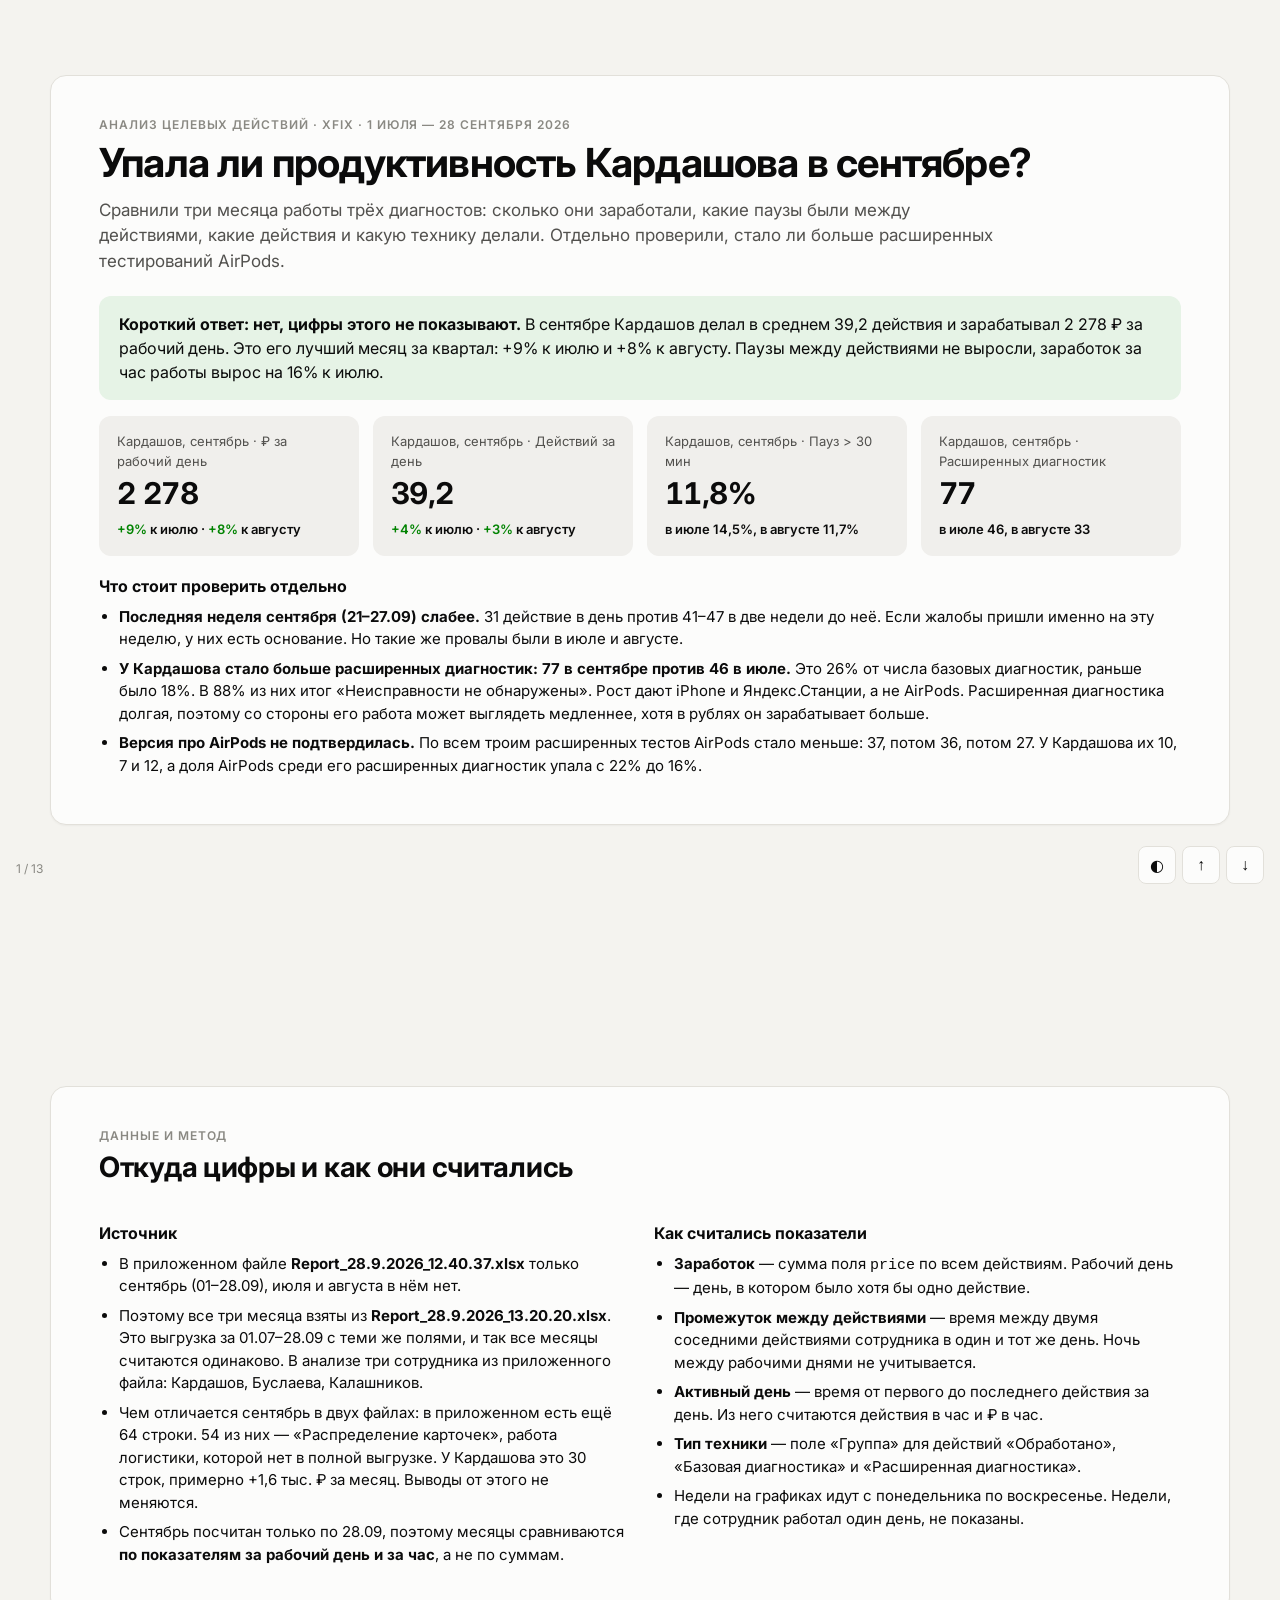
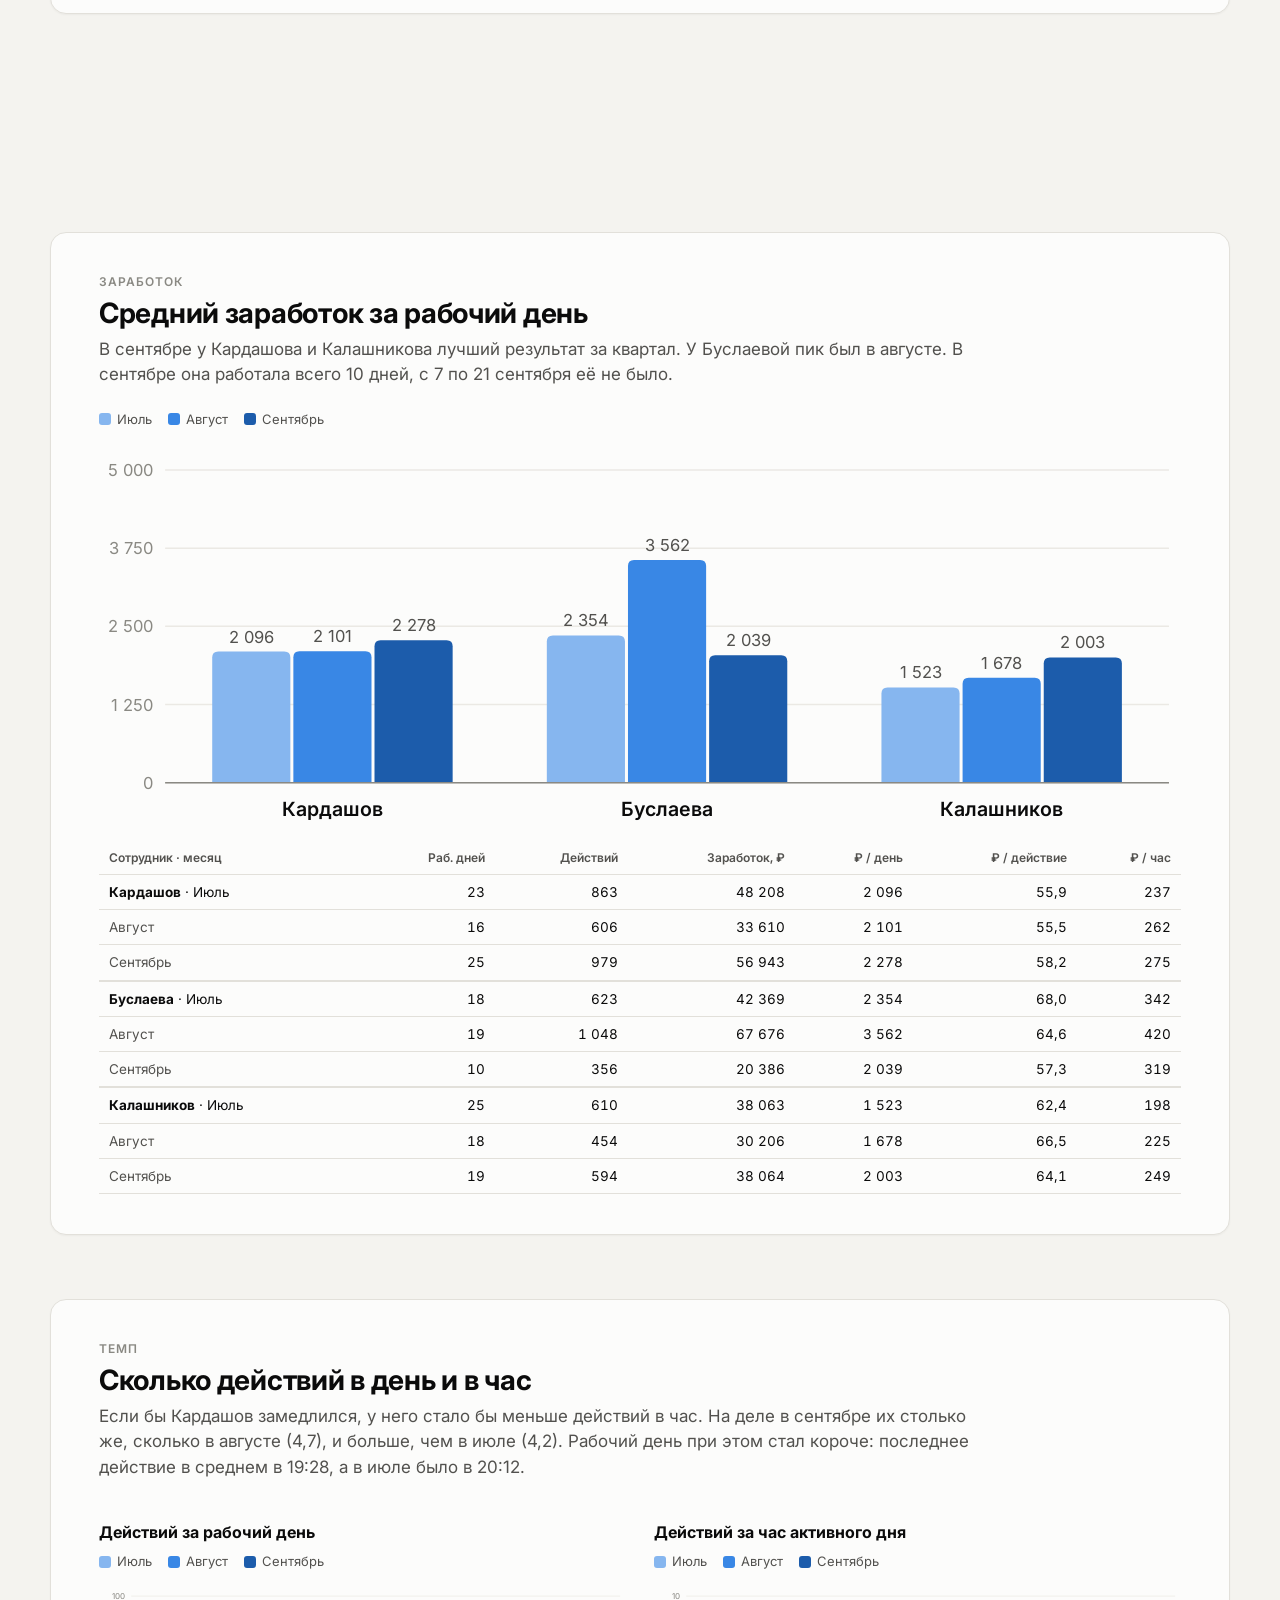
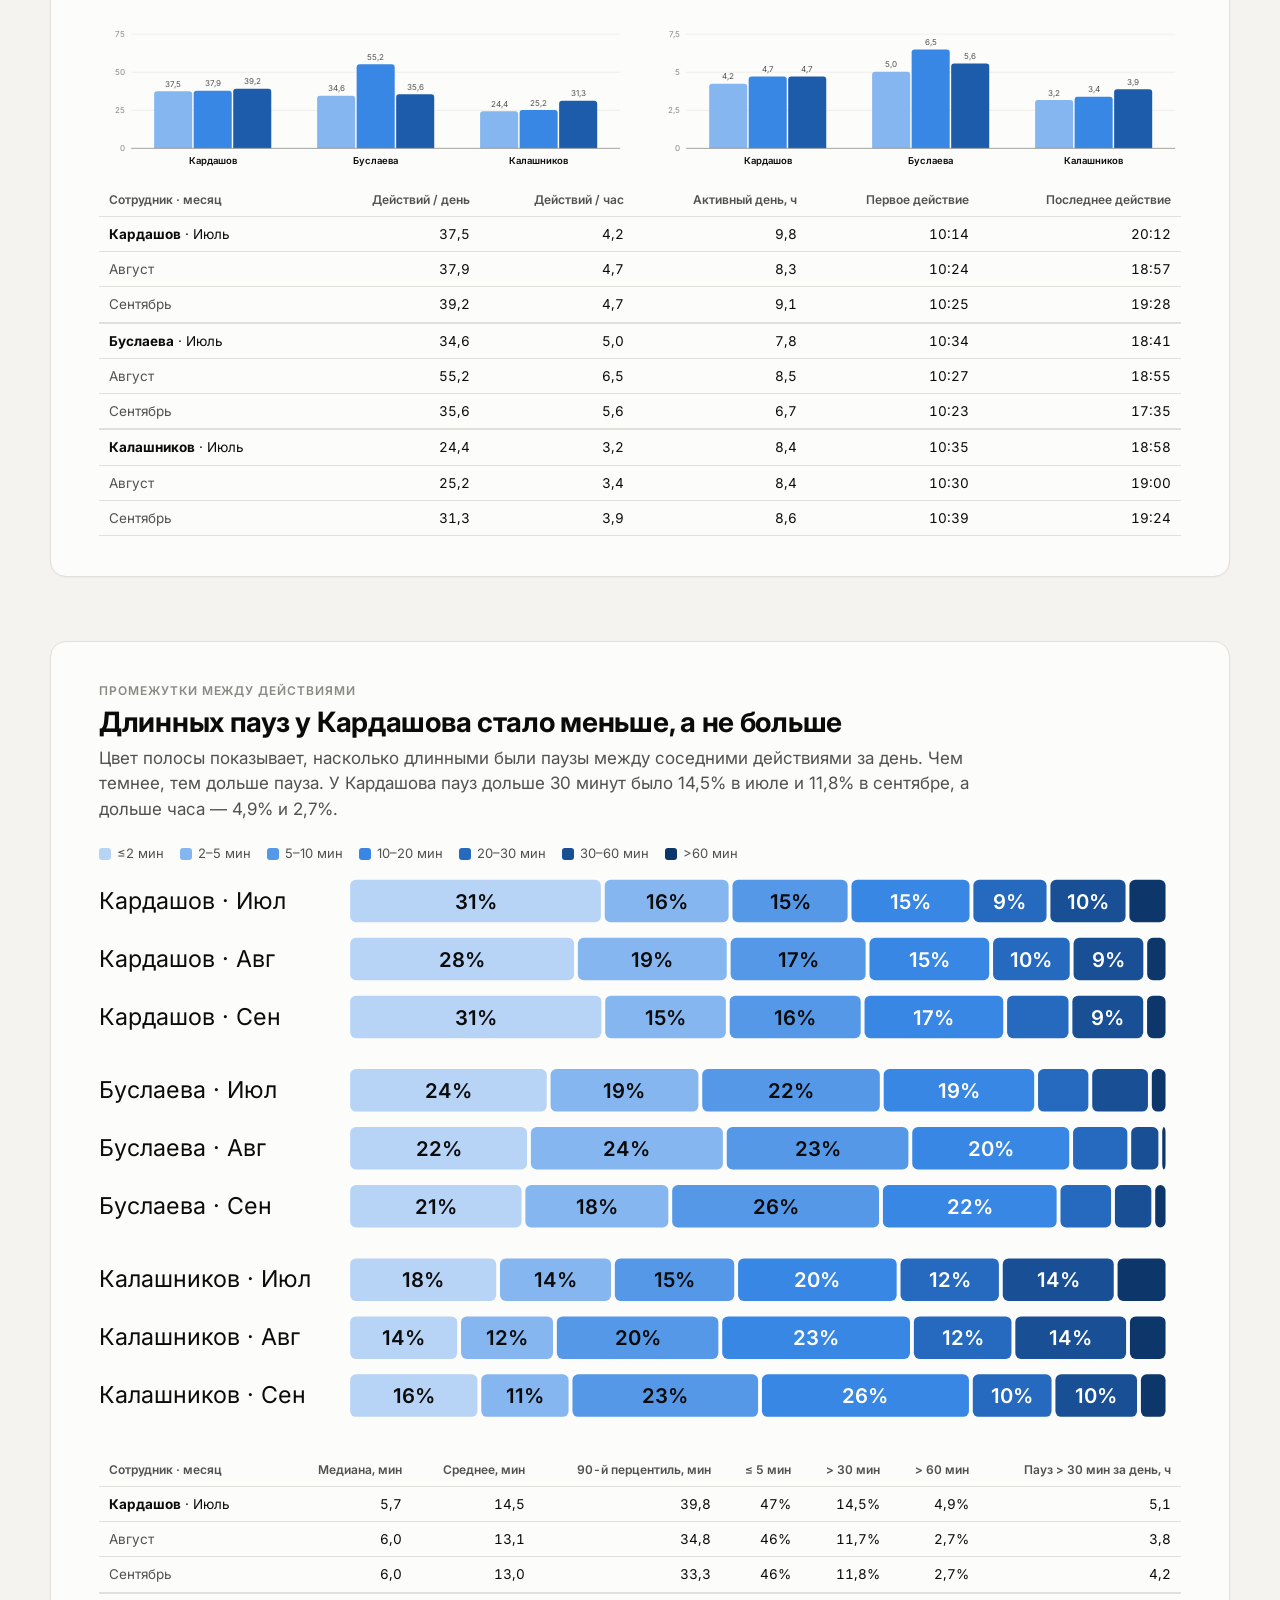
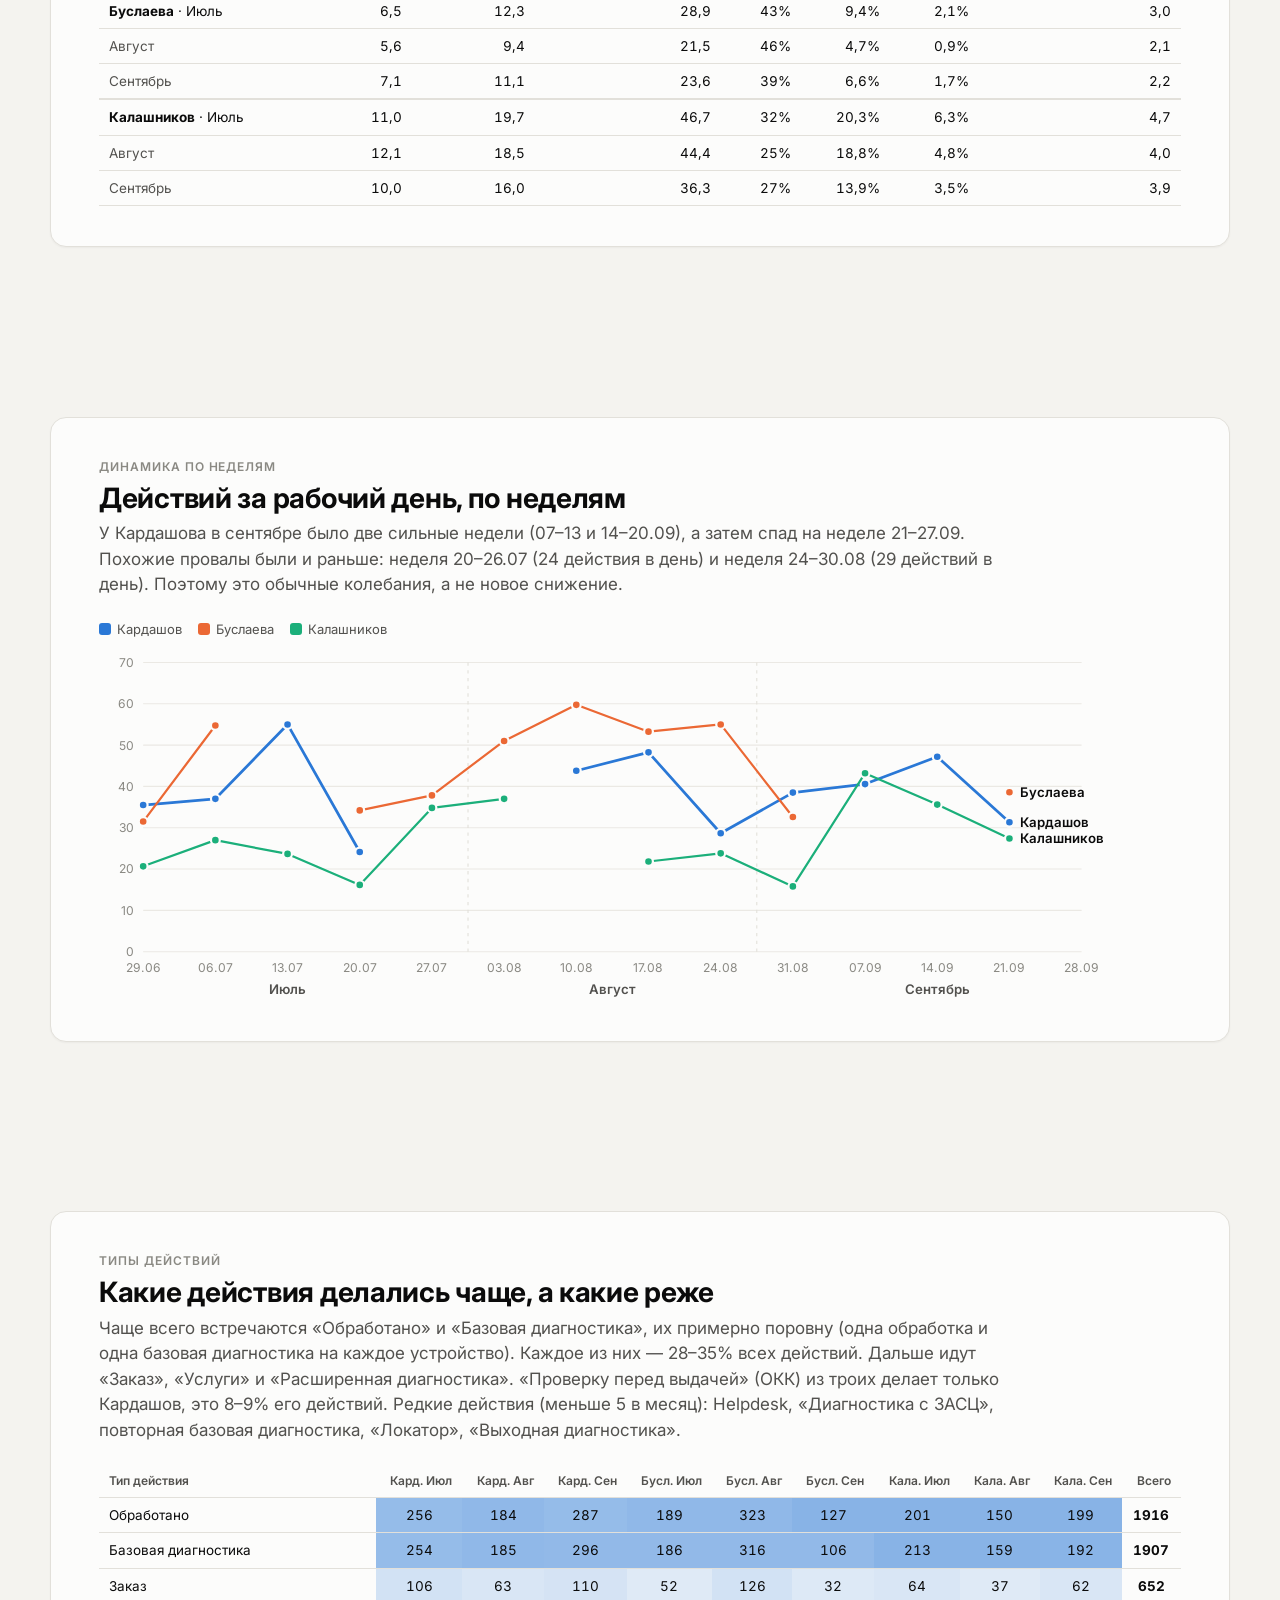
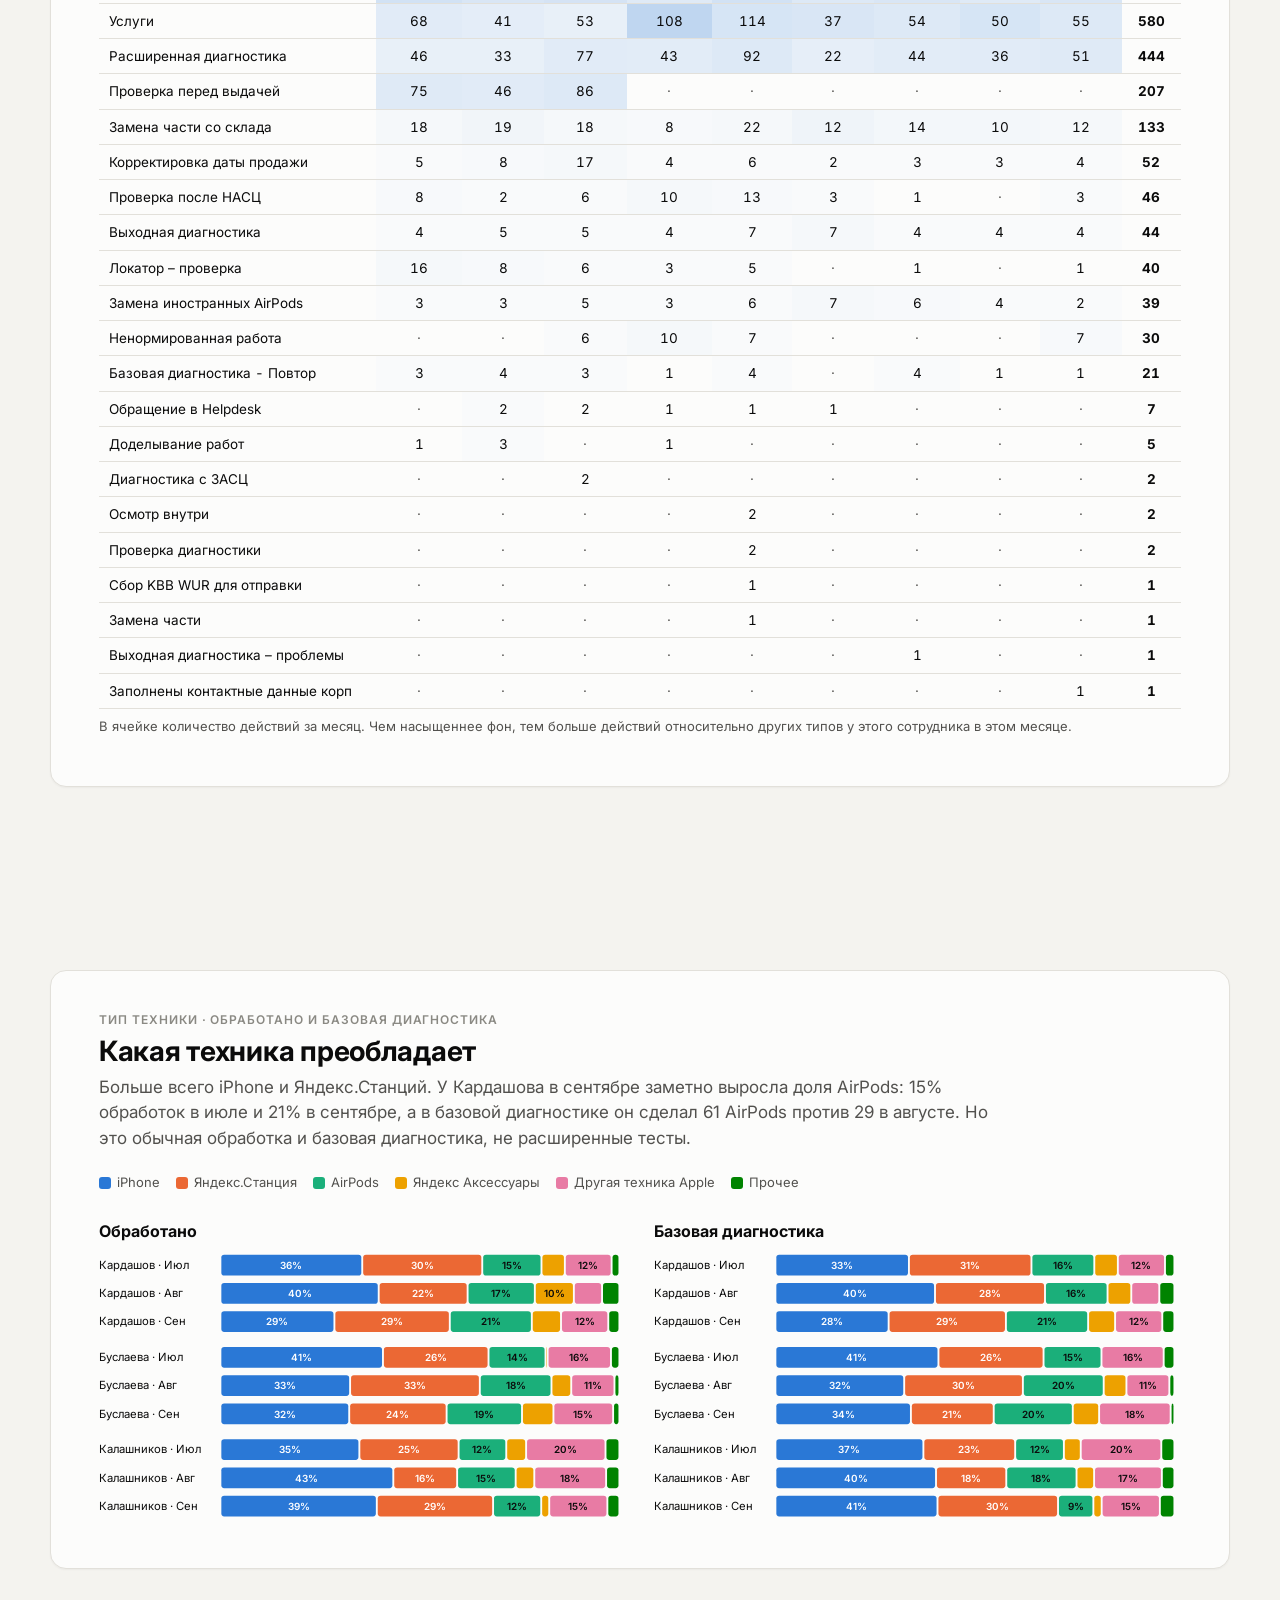
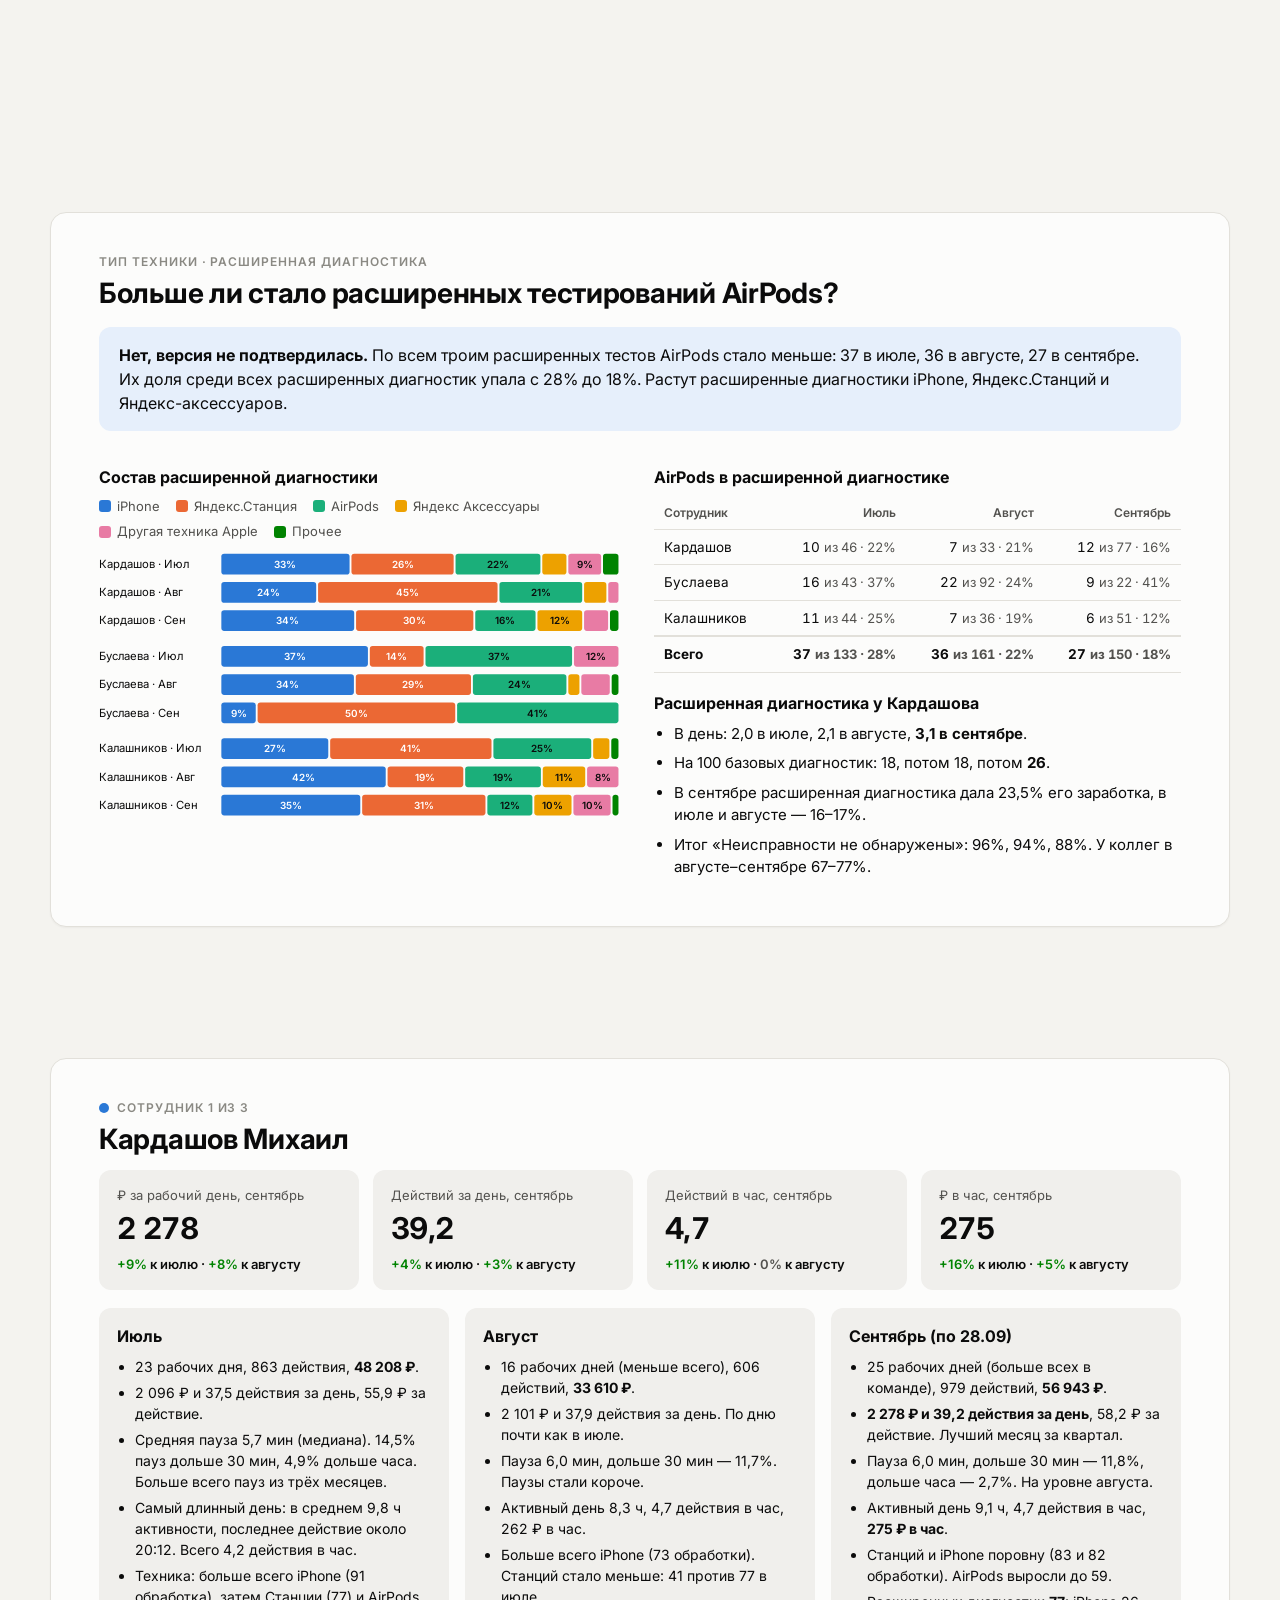
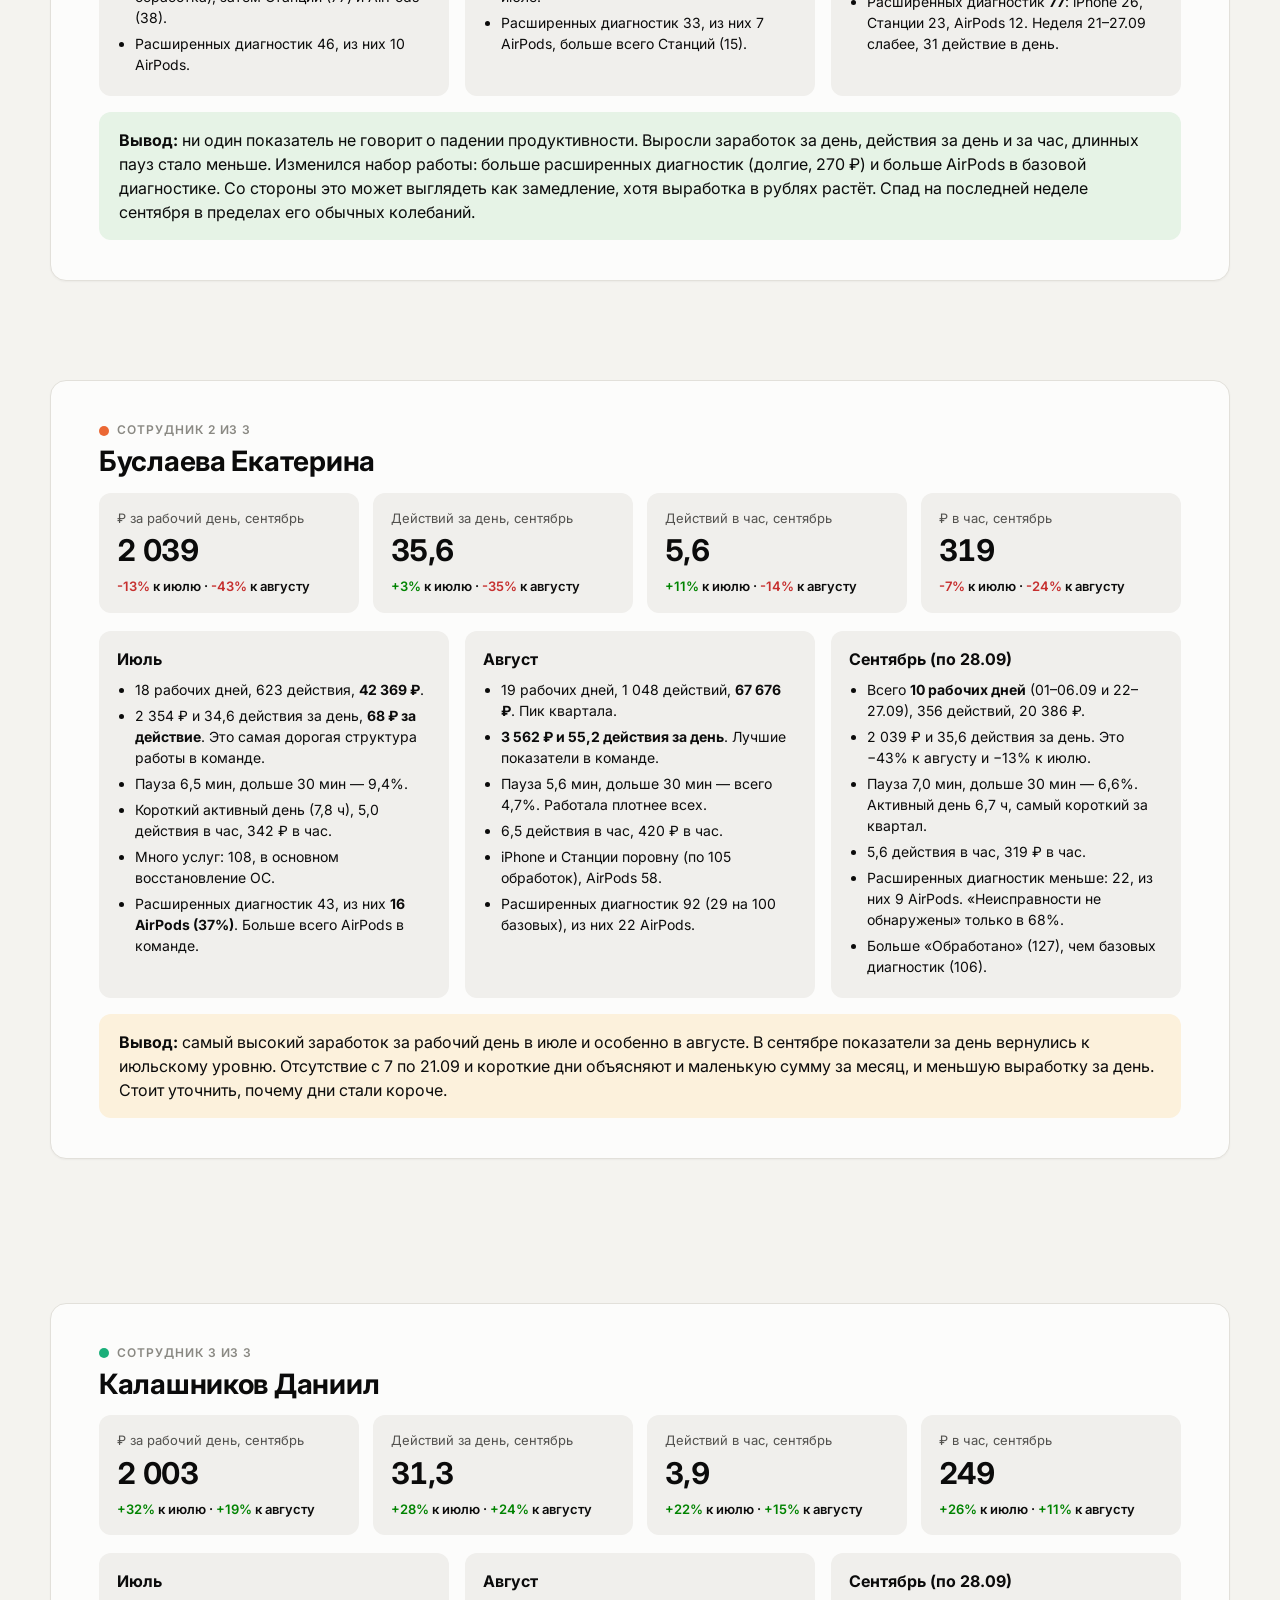
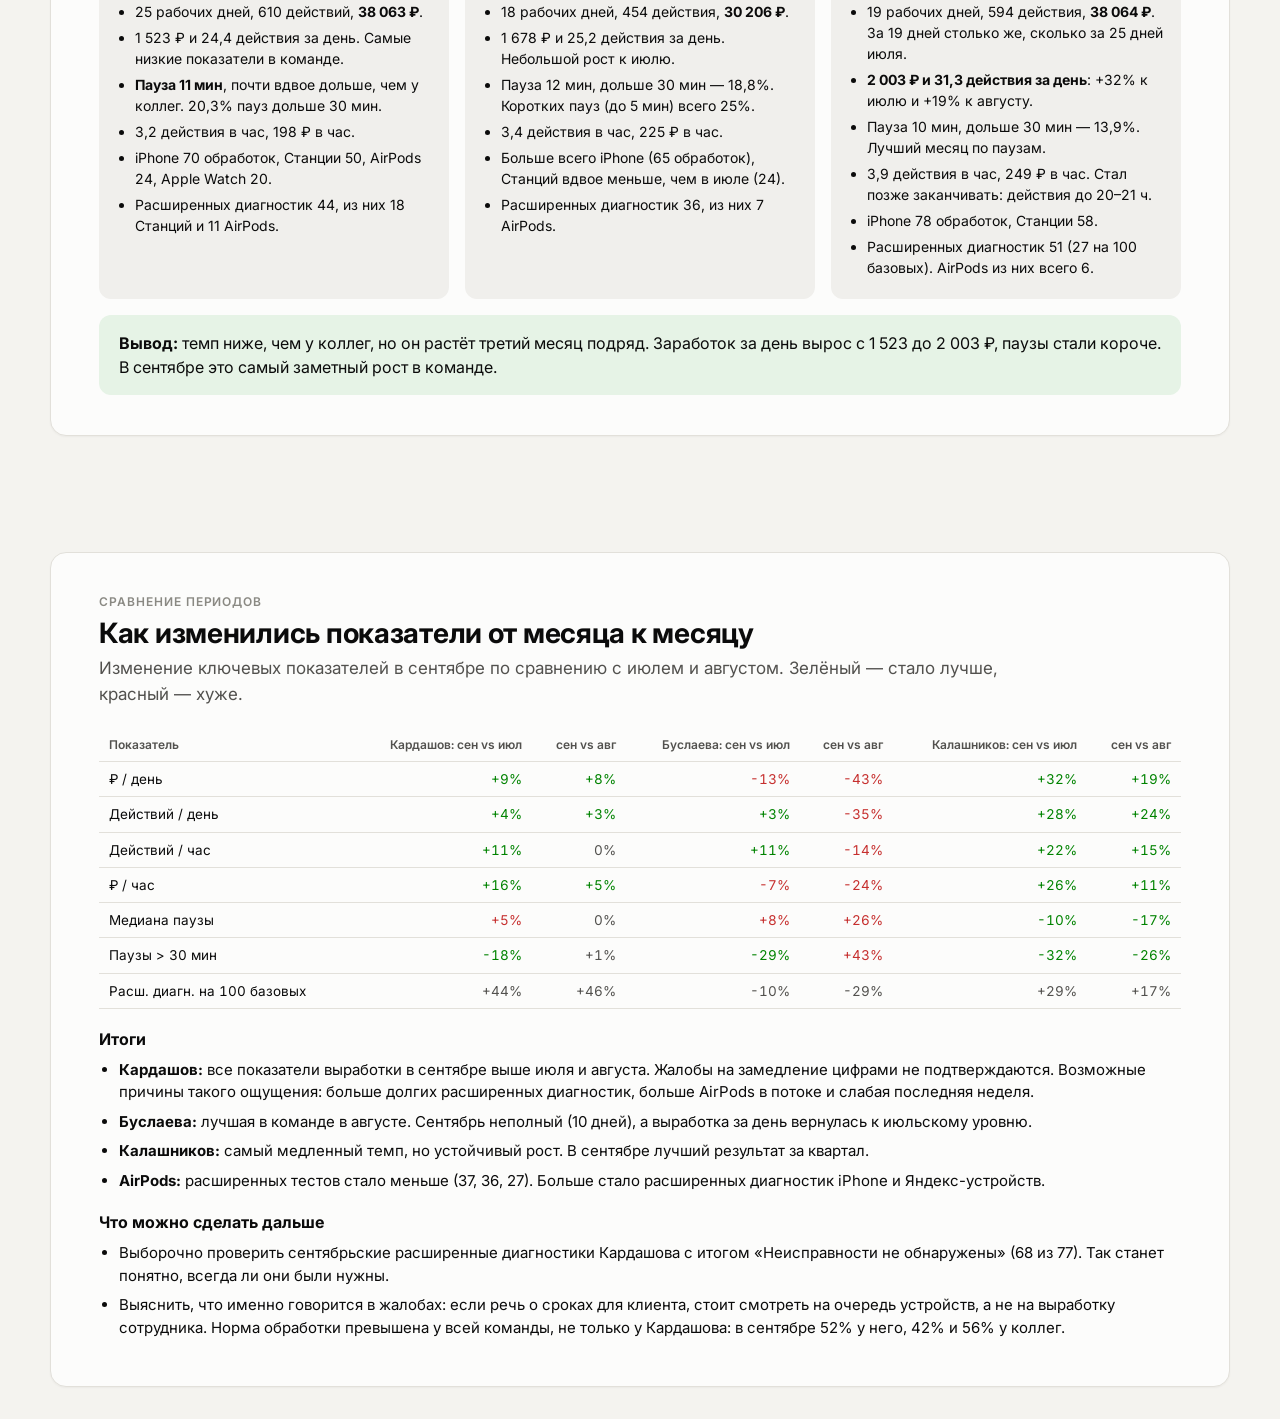
<file: Анализ_продуктивности_июль-сентябрь_2026.html>
<!doctype html>
<html lang="ru">
<head>
<meta charset="utf-8">
<meta name="viewport" content="width=device-width,initial-scale=1">
<title>Продуктивность диагностов Q3</title>
<link rel="preconnect" href="https://fonts.googleapis.com">
<link href="https://fonts.googleapis.com/css2?family=Inter:wght@400;500;600;700&display=swap" rel="stylesheet">
<style>
:root{
  color-scheme:light;
  --bg:#f4f3ef; --surface:#fcfcfb; --surface-2:#f0efec; --line:#e2e0da; --grid:#ebe9e4;
  --text:#0b0b0b; --text-2:#52514e; --text-3:#8a8983;
  --accent:#2a78d6; --good:#008300; --warn:#b36b00; --bad:#c62f2e;
  --good-bg:#e6f3e6; --warn-bg:#fcf1dc; --bad-bg:#fbe6e6; --info-bg:#e6effb;
  --e1:#2a78d6; --e2:#eb6834; --e3:#1baf7a;
  --m7:#86b6ef; --m8:#3987e5; --m9:#1c5cab;
  --c1:#2a78d6; --c2:#eb6834; --c3:#1baf7a; --c4:#eda100; --c5:#e87ba4; --c6:#008300;
  --g1:#b7d3f6; --g2:#86b6ef; --g3:#5598e7; --g4:#3987e5; --g5:#256abf; --g6:#184f95; --g7:#0d366b;
}
@media (prefers-color-scheme:dark){
  :root:not([data-theme="light"]){
    color-scheme:dark;
    --bg:#121211; --surface:#1a1a19; --surface-2:#242422; --line:#33332f; --grid:#2a2a27;
    --text:#ffffff; --text-2:#c3c2b7; --text-3:#8f8e86;
    --accent:#3987e5; --good:#3fae3f; --warn:#e0a030; --bad:#e66767;
    --good-bg:#1c2b1c; --warn-bg:#2e2616; --bad-bg:#321e1e; --info-bg:#1a2536;
    --e1:#3987e5; --e2:#d95926; --e3:#199e70;
    --m7:#184f95; --m8:#3987e5; --m9:#9ec5f4;
    --c1:#3987e5; --c2:#d95926; --c3:#199e70; --c4:#c98500; --c5:#d55181; --c6:#008300;
    --g1:#cde2fb; --g2:#9ec5f4; --g3:#6da7ec; --g4:#3987e5; --g5:#2a78d6; --g6:#256abf; --g7:#1c5cab;
  }
}
:root[data-theme="dark"]{
    color-scheme:dark;
    --bg:#121211; --surface:#1a1a19; --surface-2:#242422; --line:#33332f; --grid:#2a2a27;
    --text:#ffffff; --text-2:#c3c2b7; --text-3:#8f8e86;
    --accent:#3987e5; --good:#3fae3f; --warn:#e0a030; --bad:#e66767;
    --good-bg:#1c2b1c; --warn-bg:#2e2616; --bad-bg:#321e1e; --info-bg:#1a2536;
    --e1:#3987e5; --e2:#d95926; --e3:#199e70;
    --m7:#184f95; --m8:#3987e5; --m9:#9ec5f4;
    --c1:#3987e5; --c2:#d95926; --c3:#199e70; --c4:#c98500; --c5:#d55181; --c6:#008300;
    --g1:#cde2fb; --g2:#9ec5f4; --g3:#6da7ec; --g4:#3987e5; --g5:#2a78d6; --g6:#256abf; --g7:#1c5cab;
}
*{box-sizing:border-box}
html{scroll-snap-type:y mandatory;scroll-behavior:smooth}
body{margin:0;background:var(--bg);color:var(--text);font:15px/1.5 Inter,system-ui,-apple-system,"Segoe UI",sans-serif;-webkit-font-smoothing:antialiased}
.slide{min-height:100vh;scroll-snap-align:start;display:flex;align-items:center;justify-content:center;padding:32px 16px}
.card{width:100%;max-width:1180px;background:var(--surface);border:1px solid var(--line);border-radius:16px;padding:40px 48px;box-shadow:0 1px 2px rgba(0,0,0,.04)}
.kicker{font-size:12px;letter-spacing:.08em;text-transform:uppercase;color:var(--text-3);font-weight:600;margin-bottom:6px}
h1{font-size:40px;line-height:1.15;margin:0 0 12px;letter-spacing:-.02em}
h2{font-size:28px;line-height:1.2;margin:0 0 6px;letter-spacing:-.01em}
h3{font-size:16px;margin:18px 0 8px}
.lead{font-size:17px;color:var(--text-2);margin:0 0 22px;max-width:900px}
p{margin:0 0 10px}
.muted{color:var(--text-2)} .small{font-size:13px}
.grid2{display:grid;grid-template-columns:1fr 1fr;gap:28px}
.grid3{display:grid;grid-template-columns:repeat(3,1fr);gap:16px}
.grid4{display:grid;grid-template-columns:repeat(4,1fr);gap:14px}
.tile{background:var(--surface-2);border-radius:12px;padding:16px 18px}
.tile .v{font-size:30px;font-weight:700;letter-spacing:-.02em;font-variant-numeric:tabular-nums}
.tile .l{font-size:13px;color:var(--text-2)}
.tile .d{font-size:13px;font-weight:600;margin-top:4px}
.up{color:var(--good)} .down{color:var(--bad)} .flat{color:var(--text-2)}
.verdict{border-radius:12px;padding:16px 20px;margin:16px 0;font-size:16px}
.verdict.good{background:var(--good-bg)} .verdict.warn{background:var(--warn-bg)} .verdict.info{background:var(--info-bg)} .verdict.bad{background:var(--bad-bg)}
.verdict b{font-weight:700}
ul.pts{margin:0;padding-left:20px} ul.pts li{margin:0 0 7px}
table{border-collapse:collapse;width:100%;font-size:13.5px;font-variant-numeric:tabular-nums}
th,td{padding:7px 10px;border-bottom:1px solid var(--line);text-align:right;white-space:nowrap}
th:first-child,td:first-child{text-align:left}
th{font-weight:600;color:var(--text-2);font-size:12px}
tr.sep td{border-top:2px solid var(--line)}
td.hl{font-weight:700}
.tw{overflow-x:auto}
.legend{display:flex;flex-wrap:wrap;gap:6px 16px;font-size:13px;color:var(--text-2);margin:4px 0 8px}
.legend span{display:inline-flex;align-items:center;gap:6px}
.legend i{width:12px;height:12px;border-radius:3px;display:inline-block}
.chart{width:100%;position:relative}
.chart svg{display:block;width:100%;height:auto;overflow:visible}
.chart text{font-family:inherit}
.tag{display:inline-block;font-size:12px;font-weight:600;padding:2px 8px;border-radius:99px;background:var(--surface-2);color:var(--text-2);margin-right:6px}
.emp-dot{display:inline-block;width:10px;height:10px;border-radius:50%;margin-right:8px;vertical-align:middle}
.month-col h3{margin-top:0}
.month-col{background:var(--surface-2);border-radius:12px;padding:16px 18px}
.month-col ul{padding-left:18px;margin:6px 0 0} .month-col li{margin-bottom:5px;font-size:14px}
#tip{position:fixed;pointer-events:none;z-index:50;background:var(--surface);color:var(--text);border:1px solid var(--line);border-radius:8px;padding:8px 10px;font-size:12.5px;box-shadow:0 6px 20px rgba(0,0,0,.14);opacity:0;transition:opacity .08s;max-width:260px}
#tip b{font-weight:600}
.nav{position:fixed;right:16px;bottom:16px;display:flex;gap:6px;z-index:40}
.nav button{border:1px solid var(--line);background:var(--surface);color:var(--text);border-radius:8px;width:38px;height:38px;font-size:16px;cursor:pointer}
.nav button:hover{background:var(--surface-2)}
.pg{position:fixed;left:16px;bottom:22px;font-size:12px;color:var(--text-3);z-index:40}
.hm td{text-align:center} .hm td:first-child{text-align:left}
.hm td.c{border-radius:0}
@media (max-width:820px){
  .card{padding:22px 18px} h1{font-size:28px} h2{font-size:22px}
  .grid2,.grid3{grid-template-columns:1fr} .grid4{grid-template-columns:1fr 1fr}
  html{scroll-snap-type:none}
}
@media print{
  html{scroll-snap-type:none} .nav,.pg{display:none}
  .slide{min-height:auto;page-break-after:always;padding:0} .card{border:none;box-shadow:none}
}
</style>
</head>
<body>
<div id="tip"></div>
<div class="pg" id="pg"></div>
<div class="nav"><button id="thm" title="Тема">◐</button><button id="prv" title="Назад">↑</button><button id="nxt" title="Вперёд">↓</button></div>

<!-- 1 -->
<section class="slide"><div class="card">
  <div class="kicker">Анализ целевых действий · XFIX · 1 июля — 28 сентября 2026</div>
  <h1>Упала ли продуктивность Кардашова в сентябре?</h1>
  <p class="lead">Сравнили три месяца работы трёх диагностов: сколько они заработали, какие паузы были между действиями, какие действия и какую технику делали. Отдельно проверили, стало ли больше расширенных тестирований AirPods.</p>
  <div class="verdict good"><b>Короткий ответ: нет, цифры этого не показывают.</b> В сентябре Кардашов делал в среднем 39,2 действия и зарабатывал 2 278 ₽ за рабочий день. Это его лучший месяц за квартал: +9% к июлю и +8% к августу. Паузы между действиями не выросли, заработок за час работы вырос на 16% к июлю.</div>
  <div class="grid4" id="heroTiles"></div>
  <h3>Что стоит проверить отдельно</h3>
  <ul class="pts">
    <li><b>Последняя неделя сентября (21–27.09) слабее.</b> 31 действие в день против 41–47 в две недели до неё. Если жалобы пришли именно на эту неделю, у них есть основание. Но такие же провалы были в июле и августе.</li>
    <li><b>У Кардашова стало больше расширенных диагностик: 77 в сентябре против 46 в июле.</b> Это 26% от числа базовых диагностик, раньше было 18%. В 88% из них итог «Неисправности не обнаружены». Рост дают iPhone и Яндекс.Станции, а не AirPods. Расширенная диагностика долгая, поэтому со стороны его работа может выглядеть медленнее, хотя в рублях он зарабатывает больше.</li>
    <li><b>Версия про AirPods не подтвердилась.</b> По всем троим расширенных тестов AirPods стало меньше: 37, потом 36, потом 27. У Кардашова их 10, 7 и 12, а доля AirPods среди его расширенных диагностик упала с 22% до 16%.</li>
  </ul>
</div></section>

<!-- 2 -->
<section class="slide"><div class="card">
  <div class="kicker">Данные и метод</div>
  <h2>Откуда цифры и как они считались</h2>
  <div class="grid2" style="margin-top:18px">
    <div>
      <h3>Источник</h3>
      <ul class="pts">
        <li>В приложенном файле <b>Report_28.9.2026_12.40.37.xlsx</b> только сентябрь (01–28.09), июля и августа в нём нет.</li>
        <li>Поэтому все три месяца взяты из <b>Report_28.9.2026_13.20.20.xlsx</b>. Это выгрузка за 01.07–28.09 с теми же полями, и так все месяцы считаются одинаково. В анализе три сотрудника из приложенного файла: Кардашов, Буслаева, Калашников.</li>
        <li>Чем отличается сентябрь в двух файлах: в приложенном есть ещё 64 строки. 54 из них — «Распределение карточек», работа логистики, которой нет в полной выгрузке. У Кардашова это 30 строк, примерно +1,6 тыс. ₽ за месяц. Выводы от этого не меняются.</li>
        <li>Сентябрь посчитан только по 28.09, поэтому месяцы сравниваются <b>по показателям за рабочий день и за час</b>, а не по суммам.</li>
      </ul>
    </div>
    <div>
      <h3>Как считались показатели</h3>
      <ul class="pts">
        <li><b>Заработок</b> — сумма поля <code>price</code> по всем действиям. Рабочий день — день, в котором было хотя бы одно действие.</li>
        <li><b>Промежуток между действиями</b> — время между двумя соседними действиями сотрудника в один и тот же день. Ночь между рабочими днями не учитывается.</li>
        <li><b>Активный день</b> — время от первого до последнего действия за день. Из него считаются действия в час и ₽ в час.</li>
        <li><b>Тип техники</b> — поле «Группа» для действий «Обработано», «Базовая диагностика» и «Расширенная диагностика».</li>
        <li>Недели на графиках идут с понедельника по воскресенье. Недели, где сотрудник работал один день, не показаны.</li>
      </ul>
    </div>
  </div>
</div></section>

<!-- 3 -->
<section class="slide"><div class="card">
  <div class="kicker">Заработок</div>
  <h2>Средний заработок за рабочий день</h2>
  <p class="lead">В сентябре у Кардашова и Калашникова лучший результат за квартал. У Буслаевой пик был в августе. В сентябре она работала всего 10 дней, с 7 по 21 сентября её не было.</p>
  <div class="legend" id="lgMonths"></div>
  <div class="chart" id="chEarnDay"></div>
  <div class="tw" style="margin-top:14px"><table id="tbEarn"></table></div>
</div></section>

<!-- 4 -->
<section class="slide"><div class="card">
  <div class="kicker">Темп</div>
  <h2>Сколько действий в день и в час</h2>
  <p class="lead">Если бы Кардашов замедлился, у него стало бы меньше действий в час. На деле в сентябре их столько же, сколько в августе (4,7), и больше, чем в июле (4,2). Рабочий день при этом стал короче: последнее действие в среднем в 19:28, а в июле было в 20:12.</p>
  <div class="grid2">
    <div><h3>Действий за рабочий день</h3><div class="legend" id="lgMonths2"></div><div class="chart" id="chActDay"></div></div>
    <div><h3>Действий за час активного дня</h3><div class="legend" id="lgMonths3"></div><div class="chart" id="chActHour"></div></div>
  </div>
  <div class="tw" style="margin-top:14px"><table id="tbPace"></table></div>
</div></section>

<!-- 5 -->
<section class="slide"><div class="card">
  <div class="kicker">Промежутки между действиями</div>
  <h2>Длинных пауз у Кардашова стало меньше, а не больше</h2>
  <p class="lead">Цвет полосы показывает, насколько длинными были паузы между соседними действиями за день. Чем темнее, тем дольше пауза. У Кардашова пауз дольше 30 минут было 14,5% в июле и 11,8% в сентябре, а дольше часа — 4,9% и 2,7%.</p>
  <div class="legend" id="lgGaps"></div>
  <div class="chart" id="chGaps"></div>
  <div class="tw" style="margin-top:14px"><table id="tbGaps"></table></div>
</div></section>

<!-- 6 -->
<section class="slide"><div class="card">
  <div class="kicker">Динамика по неделям</div>
  <h2>Действий за рабочий день, по неделям</h2>
  <p class="lead">У Кардашова в сентябре было две сильные недели (07–13 и 14–20.09), а затем спад на неделе 21–27.09. Похожие провалы были и раньше: неделя 20–26.07 (24 действия в день) и неделя 24–30.08 (29 действий в день). Поэтому это обычные колебания, а не новое снижение.</p>
  <div class="legend" id="lgEmp"></div>
  <div class="chart" id="chWeek"></div>
</div></section>

<!-- 7 -->
<section class="slide"><div class="card">
  <div class="kicker">Типы действий</div>
  <h2>Какие действия делались чаще, а какие реже</h2>
  <p class="lead">Чаще всего встречаются «Обработано» и «Базовая диагностика», их примерно поровну (одна обработка и одна базовая диагностика на каждое устройство). Каждое из них — 28–35% всех действий. Дальше идут «Заказ», «Услуги» и «Расширенная диагностика». «Проверку перед выдачей» (ОКК) из троих делает только Кардашов, это 8–9% его действий. Редкие действия (меньше 5 в месяц): Helpdesk, «Диагностика с ЗАСЦ», повторная базовая диагностика, «Локатор», «Выходная диагностика».</p>
  <div class="tw"><table class="hm" id="tbTypes"></table></div>
  <p class="small muted" style="margin-top:8px">В ячейке количество действий за месяц. Чем насыщеннее фон, тем больше действий относительно других типов у этого сотрудника в этом месяце.</p>
</div></section>

<!-- 8 -->
<section class="slide"><div class="card">
  <div class="kicker">Тип техники · Обработано и базовая диагностика</div>
  <h2>Какая техника преобладает</h2>
  <p class="lead">Больше всего iPhone и Яндекс.Станций. У Кардашова в сентябре заметно выросла доля AirPods: 15% обработок в июле и 21% в сентябре, а в базовой диагностике он сделал 61 AirPods против 29 в августе. Но это обычная обработка и базовая диагностика, не расширенные тесты.</p>
  <div class="legend" id="lgCat"></div>
  <div class="grid2">
    <div><h3>Обработано</h3><div class="chart" id="chObr"></div></div>
    <div><h3>Базовая диагностика</h3><div class="chart" id="chBase"></div></div>
  </div>
</div></section>

<!-- 9 -->
<section class="slide"><div class="card">
  <div class="kicker">Тип техники · Расширенная диагностика</div>
  <h2>Больше ли стало расширенных тестирований AirPods?</h2>
  <div class="verdict info"><b>Нет, версия не подтвердилась.</b> По всем троим расширенных тестов AirPods стало меньше: 37 в июле, 36 в августе, 27 в сентябре. Их доля среди всех расширенных диагностик упала с 28% до 18%. Растут расширенные диагностики iPhone, Яндекс.Станций и Яндекс-аксессуаров.</div>
  <div class="grid2">
    <div><h3>Состав расширенной диагностики</h3><div class="legend" id="lgCat2"></div><div class="chart" id="chExt"></div></div>
    <div>
      <h3>AirPods в расширенной диагностике</h3>
      <div class="tw"><table id="tbAir"></table></div>
      <h3>Расширенная диагностика у Кардашова</h3>
      <ul class="pts">
        <li>В день: 2,0 в июле, 2,1 в августе, <b>3,1 в сентябре</b>.</li>
        <li>На 100 базовых диагностик: 18, потом 18, потом <b>26</b>.</li>
        <li>В сентябре расширенная диагностика дала 23,5% его заработка, в июле и августе — 16–17%.</li>
        <li>Итог «Неисправности не обнаружены»: 96%, 94%, 88%. У коллег в августе–сентябре 67–77%.</li>
      </ul>
    </div>
  </div>
</div></section>

<!-- 10 Кардашов -->
<section class="slide"><div class="card">
  <div class="kicker"><span class="emp-dot" style="background:var(--e1)"></span>Сотрудник 1 из 3</div>
  <h2>Кардашов Михаил</h2>
  <div class="grid4" id="tilesK" style="margin:14px 0 18px"></div>
  <div class="grid3">
    <div class="month-col"><h3>Июль</h3><ul>
      <li>23 рабочих дня, 863 действия, <b>48 208 ₽</b>.</li>
      <li>2 096 ₽ и 37,5 действия за день, 55,9 ₽ за действие.</li>
      <li>Средняя пауза 5,7 мин (медиана). 14,5% пауз дольше 30 мин, 4,9% дольше часа. Больше всего пауз из трёх месяцев.</li>
      <li>Самый длинный день: в среднем 9,8 ч активности, последнее действие около 20:12. Всего 4,2 действия в час.</li>
      <li>Техника: больше всего iPhone (91 обработка), затем Станции (77) и AirPods (38).</li>
      <li>Расширенных диагностик 46, из них 10 AirPods.</li>
    </ul></div>
    <div class="month-col"><h3>Август</h3><ul>
      <li>16 рабочих дней (меньше всего), 606 действий, <b>33 610 ₽</b>.</li>
      <li>2 101 ₽ и 37,9 действия за день. По дню почти как в июле.</li>
      <li>Пауза 6,0 мин, дольше 30 мин — 11,7%. Паузы стали короче.</li>
      <li>Активный день 8,3 ч, 4,7 действия в час, 262 ₽ в час.</li>
      <li>Больше всего iPhone (73 обработки). Станций стало меньше: 41 против 77 в июле.</li>
      <li>Расширенных диагностик 33, из них 7 AirPods, больше всего Станций (15).</li>
    </ul></div>
    <div class="month-col"><h3>Сентябрь (по 28.09)</h3><ul>
      <li>25 рабочих дней (больше всех в команде), 979 действий, <b>56 943 ₽</b>.</li>
      <li><b>2 278 ₽ и 39,2 действия за день</b>, 58,2 ₽ за действие. Лучший месяц за квартал.</li>
      <li>Пауза 6,0 мин, дольше 30 мин — 11,8%, дольше часа — 2,7%. На уровне августа.</li>
      <li>Активный день 9,1 ч, 4,7 действия в час, <b>275 ₽ в час</b>.</li>
      <li>Станций и iPhone поровну (83 и 82 обработки). AirPods выросли до 59.</li>
      <li>Расширенных диагностик <b>77</b>: iPhone 26, Станции 23, AirPods 12. Неделя 21–27.09 слабее, 31 действие в день.</li>
    </ul></div>
  </div>
  <div class="verdict good" style="margin-bottom:0"><b>Вывод:</b> ни один показатель не говорит о падении продуктивности. Выросли заработок за день, действия за день и за час, длинных пауз стало меньше. Изменился набор работы: больше расширенных диагностик (долгие, 270 ₽) и больше AirPods в базовой диагностике. Со стороны это может выглядеть как замедление, хотя выработка в рублях растёт. Спад на последней неделе сентября в пределах его обычных колебаний.</div>
</div></section>

<!-- 11 Буслаева -->
<section class="slide"><div class="card">
  <div class="kicker"><span class="emp-dot" style="background:var(--e2)"></span>Сотрудник 2 из 3</div>
  <h2>Буслаева Екатерина</h2>
  <div class="grid4" id="tilesB" style="margin:14px 0 18px"></div>
  <div class="grid3">
    <div class="month-col"><h3>Июль</h3><ul>
      <li>18 рабочих дней, 623 действия, <b>42 369 ₽</b>.</li>
      <li>2 354 ₽ и 34,6 действия за день, <b>68 ₽ за действие</b>. Это самая дорогая структура работы в команде.</li>
      <li>Пауза 6,5 мин, дольше 30 мин — 9,4%.</li>
      <li>Короткий активный день (7,8 ч), 5,0 действия в час, 342 ₽ в час.</li>
      <li>Много услуг: 108, в основном восстановление ОС.</li>
      <li>Расширенных диагностик 43, из них <b>16 AirPods (37%)</b>. Больше всего AirPods в команде.</li>
    </ul></div>
    <div class="month-col"><h3>Август</h3><ul>
      <li>19 рабочих дней, 1 048 действий, <b>67 676 ₽</b>. Пик квартала.</li>
      <li><b>3 562 ₽ и 55,2 действия за день</b>. Лучшие показатели в команде.</li>
      <li>Пауза 5,6 мин, дольше 30 мин — всего 4,7%. Работала плотнее всех.</li>
      <li>6,5 действия в час, 420 ₽ в час.</li>
      <li>iPhone и Станции поровну (по 105 обработок), AirPods 58.</li>
      <li>Расширенных диагностик 92 (29 на 100 базовых), из них 22 AirPods.</li>
    </ul></div>
    <div class="month-col"><h3>Сентябрь (по 28.09)</h3><ul>
      <li>Всего <b>10 рабочих дней</b> (01–06.09 и 22–27.09), 356 действий, 20 386 ₽.</li>
      <li>2 039 ₽ и 35,6 действия за день. Это −43% к августу и −13% к июлю.</li>
      <li>Пауза 7,0 мин, дольше 30 мин — 6,6%. Активный день 6,7 ч, самый короткий за квартал.</li>
      <li>5,6 действия в час, 319 ₽ в час.</li>
      <li>Расширенных диагностик меньше: 22, из них 9 AirPods. «Неисправности не обнаружены» только в 68%.</li>
      <li>Больше «Обработано» (127), чем базовых диагностик (106).</li>
    </ul></div>
  </div>
  <div class="verdict warn" style="margin-bottom:0"><b>Вывод:</b> самый высокий заработок за рабочий день в июле и особенно в августе. В сентябре показатели за день вернулись к июльскому уровню. Отсутствие с 7 по 21.09 и короткие дни объясняют и маленькую сумму за месяц, и меньшую выработку за день. Стоит уточнить, почему дни стали короче.</div>
</div></section>

<!-- 12 Калашников -->
<section class="slide"><div class="card">
  <div class="kicker"><span class="emp-dot" style="background:var(--e3)"></span>Сотрудник 3 из 3</div>
  <h2>Калашников Даниил</h2>
  <div class="grid4" id="tilesL" style="margin:14px 0 18px"></div>
  <div class="grid3">
    <div class="month-col"><h3>Июль</h3><ul>
      <li>25 рабочих дней, 610 действий, <b>38 063 ₽</b>.</li>
      <li>1 523 ₽ и 24,4 действия за день. Самые низкие показатели в команде.</li>
      <li><b>Пауза 11 мин</b>, почти вдвое дольше, чем у коллег. 20,3% пауз дольше 30 мин.</li>
      <li>3,2 действия в час, 198 ₽ в час.</li>
      <li>iPhone 70 обработок, Станции 50, AirPods 24, Apple Watch 20.</li>
      <li>Расширенных диагностик 44, из них 18 Станций и 11 AirPods.</li>
    </ul></div>
    <div class="month-col"><h3>Август</h3><ul>
      <li>18 рабочих дней, 454 действия, <b>30 206 ₽</b>.</li>
      <li>1 678 ₽ и 25,2 действия за день. Небольшой рост к июлю.</li>
      <li>Пауза 12 мин, дольше 30 мин — 18,8%. Коротких пауз (до 5 мин) всего 25%.</li>
      <li>3,4 действия в час, 225 ₽ в час.</li>
      <li>Больше всего iPhone (65 обработок), Станций вдвое меньше, чем в июле (24).</li>
      <li>Расширенных диагностик 36, из них 7 AirPods.</li>
    </ul></div>
    <div class="month-col"><h3>Сентябрь (по 28.09)</h3><ul>
      <li>19 рабочих дней, 594 действия, <b>38 064 ₽</b>. За 19 дней столько же, сколько за 25 дней июля.</li>
      <li><b>2 003 ₽ и 31,3 действия за день</b>: +32% к июлю и +19% к августу.</li>
      <li>Пауза 10 мин, дольше 30 мин — 13,9%. Лучший месяц по паузам.</li>
      <li>3,9 действия в час, 249 ₽ в час. Стал позже заканчивать: действия до 20–21 ч.</li>
      <li>iPhone 78 обработок, Станции 58.</li>
      <li>Расширенных диагностик 51 (27 на 100 базовых). AirPods из них всего 6.</li>
    </ul></div>
  </div>
  <div class="verdict good" style="margin-bottom:0"><b>Вывод:</b> темп ниже, чем у коллег, но он растёт третий месяц подряд. Заработок за день вырос с 1 523 до 2 003 ₽, паузы стали короче. В сентябре это самый заметный рост в команде.</div>
</div></section>

<!-- 13 -->
<section class="slide"><div class="card">
  <div class="kicker">Сравнение периодов</div>
  <h2>Как изменились показатели от месяца к месяцу</h2>
  <p class="lead">Изменение ключевых показателей в сентябре по сравнению с июлем и августом. Зелёный — стало лучше, красный — хуже.</p>
  <div class="tw"><table id="tbDelta"></table></div>
  <h3>Итоги</h3>
  <ul class="pts">
    <li><b>Кардашов:</b> все показатели выработки в сентябре выше июля и августа. Жалобы на замедление цифрами не подтверждаются. Возможные причины такого ощущения: больше долгих расширенных диагностик, больше AirPods в потоке и слабая последняя неделя.</li>
    <li><b>Буслаева:</b> лучшая в команде в августе. Сентябрь неполный (10 дней), а выработка за день вернулась к июльскому уровню.</li>
    <li><b>Калашников:</b> самый медленный темп, но устойчивый рост. В сентябре лучший результат за квартал.</li>
    <li><b>AirPods:</b> расширенных тестов стало меньше (37, 36, 27). Больше стало расширенных диагностик iPhone и Яндекс-устройств.</li>
  </ul>
  <h3>Что можно сделать дальше</h3>
  <ul class="pts">
    <li>Выборочно проверить сентябрьские расширенные диагностики Кардашова с итогом «Неисправности не обнаружены» (68 из 77). Так станет понятно, всегда ли они были нужны.</li>
    <li>Выяснить, что именно говорится в жалобах: если речь о сроках для клиента, стоит смотреть на очередь устройств, а не на выработку сотрудника. Норма обработки превышена у всей команды, не только у Кардашова: в сентябре 52% у него, 42% и 56% у коллег.</li>
  </ul>
</div></section>

<script>
const D = {"m": {"Кардашов Михаил|7": {"n": 863, "days": 23, "earn": 48208.0, "earn_day": 2096.0, "earn_act": 55.860950173812284, "act_day": 37.52173913043478, "gap_med": 5.733333333333333, "gap_mean": 14.541150793650793, "gap_p75": 18.316666666666666, "gap_p90": 39.76666666666667, "gap_30": 14.523809523809526, "gap_60": 4.880952380952381, "gap_5": 46.666666666666664, "long_sum_h": 5.104263285024155, "first": 614.0, "last": 1212.0, "span": 9.828055555555556, "act_hour": 4.239200735733564, "earn_hour": 236.805781075601, "types": {"Обработано": 256, "Базовая диагностика": 254, "Заказ": 106, "Проверка перед выдачей": 75, "Услуги": 68, "Расширенная диагностика": 46, "Замена части со склада": 18, "Локатор – проверка": 16, "Проверка после НАСЦ": 8, "Корректировка даты продажи": 5, "Выходная диагностика": 4, "Замена иностранных AirPods": 3, "Базовая диагностика - Повтор": 3, "Доделывание работ": 1}, "type_earn": {"Базовая диагностика": 20631.0, "Базовая диагностика - Повтор": 0.0, "Выходная диагностика": 120.0, "Доделывание работ": 100.0, "Заказ": 3288.0, "Замена иностранных AirPods": 15.0, "Замена части со склада": 368.0, "Корректировка даты продажи": 250.0, "Локатор – проверка": 24.0, "Обработано": 8217.0, "Проверка перед выдачей": 2592.0, "Проверка после НАСЦ": 1225.0, "Расширенная диагностика": 8124.0, "Услуги": 3254.0}, "obr": {"iPhone": 91, "Яндекс.Станция": 77, "AirPods": 38, "Яндекс Аксессуары": 15, "MacBook": 12, "iPad": 8, "Apple Watch": 7, "Яндекс ТВ": 5, "Apple Pencil": 3}, "base": {"iPhone": 85, "Яндекс.Станция": 78, "AirPods": 40, "Яндекс Аксессуары": 15, "MacBook": 12, "iPad": 8, "Apple Watch": 7, "Яндекс ТВ": 6, "Apple Pencil": 3}, "ext": {"iPhone": 15, "Яндекс.Станция": 12, "AirPods": 10, "Яндекс Аксессуары": 3, "Яндекс ТВ": 2, "Apple Pencil": 2, "MacBook": 1, "iPad": 1}, "vendor": {"Apple": 443, "Яндекс": 408}, "gap_hist": {"≤2": 261, "2–5": 131, "5–10": 122, "10–20": 125, "20–30": 79, "30–60": 81, ">60": 41}, "ext_nofault": 95.65217391304348, "ext_per_base": 18.11023622047244, "norm_over": 44.53125, "ext_earn_share": 16.851974775970792}, "Кардашов Михаил|8": {"n": 606, "days": 16, "earn": 33610.0, "earn_day": 2100.625, "earn_act": 55.462046204620464, "act_day": 37.875, "gap_med": 6.041666666666666, "gap_mean": 13.05638418079096, "gap_p75": 17.670833333333334, "gap_p90": 34.763333333333335, "gap_30": 11.694915254237289, "gap_60": 2.711864406779661, "gap_5": 46.440677966101696, "long_sum_h": 3.8459375, "first": 624.0, "last": 1137.0, "span": 8.260555555555555, "act_hour": 4.720075465819695, "earn_hour": 261.7850435745874, "types": {"Базовая диагностика": 185, "Обработано": 184, "Заказ": 63, "Проверка перед выдачей": 46, "Услуги": 41, "Расширенная диагностика": 33, "Замена части со склада": 19, "Локатор – проверка": 8, "Корректировка даты продажи": 8, "Выходная диагностика": 5, "Базовая диагностика - Повтор": 4, "Доделывание работ": 3, "Замена иностранных AirPods": 3, "Проверка после НАСЦ": 2, "Обращение в Helpdesk": 2}, "type_earn": {"Базовая диагностика": 15267.0, "Базовая диагностика - Повтор": 0.0, "Выходная диагностика": 150.0, "Доделывание работ": 460.0, "Заказ": 1914.0, "Замена иностранных AirPods": 15.0, "Замена части со склада": 404.0, "Корректировка даты продажи": 375.0, "Локатор – проверка": 14.0, "Обработано": 5513.0, "Обращение в Helpdesk": 36.0, "Проверка перед выдачей": 1578.0, "Проверка после НАСЦ": 360.0, "Расширенная диагностика": 5526.0, "Услуги": 1998.0}, "obr": {"iPhone": 73, "Яндекс.Станция": 41, "AirPods": 31, "Яндекс Аксессуары": 18, "Яндекс ТВ": 6, "MacBook": 4, "Apple Pencil": 4, "iPad": 4, "Аксессуар": 2, "Apple Watch": 1}, "base": {"iPhone": 74, "Яндекс.Станция": 51, "AirPods": 29, "Яндекс Аксессуары": 11, "Яндекс ТВ": 5, "MacBook": 4, "Apple Pencil": 4, "iPad": 4, "Аксессуар": 2, "Apple Watch": 1}, "ext": {"Яндекс.Станция": 15, "iPhone": 8, "AirPods": 7, "Яндекс Аксессуары": 2, "iPad": 1}, "vendor": {"Apple": 339, "Яндекс": 260}, "gap_hist": {"≤2": 164, "2–5": 110, "5–10": 100, "10–20": 89, "20–30": 58, "30–60": 53, ">60": 16}, "ext_nofault": 93.93939393939394, "ext_per_base": 17.83783783783784, "norm_over": 59.78260869565217, "ext_earn_share": 16.441535257363878}, "Кардашов Михаил|9": {"n": 979, "days": 25, "earn": 56942.8, "earn_day": 2277.712, "earn_act": 58.16424923391216, "act_day": 39.16, "gap_med": 6.033333333333333, "gap_mean": 13.045160726764498, "gap_p75": 15.945833333333333, "gap_p90": 33.25, "gap_30": 11.844863731656185, "gap_60": 2.7253668763102725, "gap_5": 46.331236897274636, "long_sum_h": 4.210688888888889, "first": 625.0, "last": 1168.0, "span": 9.09361111111111, "act_hour": 4.719936253272712, "earn_hour": 274.5315486035315, "types": {"Базовая диагностика": 296, "Обработано": 287, "Заказ": 110, "Проверка перед выдачей": 86, "Расширенная диагностика": 77, "Услуги": 53, "Замена части со склада": 18, "Корректировка даты продажи": 17, "Локатор – проверка": 6, "Проверка после НАСЦ": 6, "Ненормированная работа": 6, "Выходная диагностика": 5, "Замена иностранных AirPods": 5, "Базовая диагностика - Повтор": 3, "Обращение в Helpdesk": 2, "Диагностика с ЗАСЦ": 2}, "type_earn": {"Базовая диагностика": 22944.0, "Базовая диагностика - Повтор": 0.0, "Выходная диагностика": 150.0, "Диагностика с ЗАСЦ": 115.0, "Заказ": 3336.0, "Замена иностранных AirPods": 25.0, "Замена части со склада": 300.0, "Корректировка даты продажи": 675.0, "Локатор – проверка": 6.0, "Ненормированная работа": 172.8, "Обработано": 9183.0, "Обращение в Helpdesk": 36.0, "Проверка перед выдачей": 3096.0, "Проверка после НАСЦ": 640.0, "Расширенная диагностика": 13377.0, "Услуги": 2887.0}, "obr": {"Яндекс.Станция": 83, "iPhone": 82, "AirPods": 59, "Яндекс Аксессуары": 21, "MacBook": 13, "Яндекс ТВ": 8, "Apple Pencil": 8, "iPad": 7, "Apple Watch": 6}, "base": {"Яндекс.Станция": 87, "iPhone": 84, "AirPods": 61, "Яндекс Аксессуары": 20, "MacBook": 13, "Яндекс ТВ": 9, "Apple Pencil": 8, "Apple Watch": 7, "iPad": 7}, "ext": {"iPhone": 26, "Яндекс.Станция": 23, "AirPods": 12, "Яндекс Аксессуары": 9, "MacBook": 3, "Яндекс ТВ": 2, "iPad": 1, "Apple Pencil": 1}, "vendor": {"Apple": 500, "Яндекс": 476}, "gap_hist": {"≤2": 297, "2–5": 145, "5–10": 157, "10–20": 166, "20–30": 76, "30–60": 87, ">60": 26}, "ext_nofault": 88.31168831168831, "ext_per_base": 26.013513513513516, "norm_over": 52.264808362369344, "ext_earn_share": 23.491995476162042}, "Буслаева Екатерина|7": {"n": 623, "days": 18, "earn": 42369.0, "earn_day": 2353.8333333333335, "earn_act": 68.00802568218299, "act_day": 34.611111111111114, "gap_med": 6.5, "gap_mean": 12.290523415977962, "gap_p75": 14.25, "gap_p90": 28.906666666666677, "gap_30": 9.421487603305785, "gap_60": 2.1487603305785123, "gap_5": 42.97520661157025, "long_sum_h": 3.043009259259259, "first": 633.5, "last": 1120.5, "span": 7.7716666666666665, "act_hour": 5.027053924051768, "earn_hour": 341.88001237263137, "types": {"Обработано": 189, "Базовая диагностика": 186, "Услуги": 108, "Заказ": 52, "Расширенная диагностика": 43, "Проверка после НАСЦ": 10, "Ненормированная работа": 10, "Замена части со склада": 8, "Выходная диагностика": 4, "Корректировка даты продажи": 4, "Локатор – проверка": 3, "Замена иностранных AirPods": 3, "Базовая диагностика - Повтор": 1, "Обращение в Helpdesk": 1, "Доделывание работ": 1}, "type_earn": {"Базовая диагностика": 16890.0, "Базовая диагностика - Повтор": 0.0, "Выходная диагностика": 120.0, "Доделывание работ": 100.0, "Заказ": 1584.0, "Замена иностранных AirPods": 15.0, "Замена части со склада": 152.0, "Корректировка даты продажи": 150.0, "Локатор – проверка": 0.0, "Ненормированная работа": 1350.0, "Обработано": 5714.0, "Обращение в Helpdesk": 18.0, "Проверка после НАСЦ": 1595.0, "Расширенная диагностика": 8640.0, "Услуги": 6041.0}, "obr": {"iPhone": 77, "Яндекс.Станция": 50, "AirPods": 27, "Apple Watch": 19, "iPad": 8, "Apple Pencil": 2, "MacBook": 1, "CPU": 1, "Яндекс ТВ": 1, "Яндекс Аксессуары": 1, "Аксессуар": 1, "Дисплей": 1}, "base": {"iPhone": 76, "Яндекс.Станция": 49, "AirPods": 27, "Apple Watch": 18, "iPad": 8, "Apple Pencil": 2, "Аксессуар": 2, "MacBook": 1, "CPU": 1, "Яндекс ТВ": 1, "Дисплей": 1}, "ext": {"iPhone": 16, "AirPods": 16, "Яндекс.Станция": 6, "iPad": 2, "Apple Pencil": 2, "Apple Watch": 1}, "vendor": {"Apple": 456, "Яндекс": 164}, "gap_hist": {"≤2": 148, "2–5": 112, "5–10": 134, "10–20": 114, "20–30": 40, "30–60": 44, ">60": 13}, "ext_nofault": 93.02325581395348, "ext_per_base": 23.118279569892472, "norm_over": 23.809523809523807, "ext_earn_share": 20.39226793174255}, "Буслаева Екатерина|8": {"n": 1048, "days": 19, "earn": 67676.0, "earn_day": 3561.8947368421054, "earn_act": 64.57633587786259, "act_day": 55.1578947368421, "gap_med": 5.6, "gap_mean": 9.403644314868805, "gap_p75": 12.466666666666667, "gap_p90": 21.473333333333343, "gap_30": 4.664723032069971, "gap_60": 0.8746355685131195, "gap_5": 45.96695821185617, "long_sum_h": 2.0576754385964913, "first": 627.0, "last": 1135.0, "span": 8.503333333333334, "act_hour": 6.498318064146088, "earn_hour": 419.63756995147963, "types": {"Обработано": 323, "Базовая диагностика": 316, "Заказ": 126, "Услуги": 114, "Расширенная диагностика": 92, "Замена части со склада": 22, "Проверка после НАСЦ": 13, "Выходная диагностика": 7, "Ненормированная работа": 7, "Корректировка даты продажи": 6, "Замена иностранных AirPods": 6, "Локатор – проверка": 5, "Базовая диагностика - Повтор": 4, "Осмотр внутри": 2, "Проверка диагностики": 2, "Обращение в Helpdesk": 1, "Сбор KBB WUR для отправки": 1, "Замена части": 1}, "type_earn": {"Базовая диагностика": 25560.0, "Базовая диагностика - Повтор": 0.0, "Выходная диагностика": 180.0, "Заказ": 3888.0, "Замена иностранных AirPods": 30.0, "Замена части": 240.0, "Замена части со склада": 452.0, "Корректировка даты продажи": 300.0, "Локатор – проверка": 0.0, "Ненормированная работа": 945.0, "Обработано": 10277.0, "Обращение в Helpdesk": 18.0, "Осмотр внутри": 360.0, "Проверка диагностики": 24.0, "Проверка после НАСЦ": 2100.0, "Расширенная диагностика": 17454.0, "Сбор KBB WUR для отправки": 60.0, "Услуги": 5788.0}, "obr": {"Яндекс.Станция": 105, "iPhone": 105, "AirPods": 58, "Яндекс Аксессуары": 16, "Apple Watch": 14, "iPad": 12, "MacBook": 5, "Apple Pencil": 3, "Яндекс ТВ": 2, "Дисплей": 1, "Beats": 1, "Аксессуар": 1}, "base": {"iPhone": 102, "Яндекс.Станция": 94, "AirPods": 64, "Яндекс Аксессуары": 18, "Apple Watch": 13, "iPad": 12, "MacBook": 5, "Apple Pencil": 3, "Яндекс ТВ": 2, "Дисплей": 1, "Beats": 1, "Аксессуар": 1}, "ext": {"iPhone": 31, "Яндекс.Станция": 27, "AirPods": 22, "iPad": 4, "Яндекс Аксессуары": 3, "MacBook": 2, "Аксессуар": 1, "Apple Watch": 1, "Яндекс ТВ": 1}, "vendor": {"Apple": 631, "Яндекс": 417}, "gap_hist": {"≤2": 227, "2–5": 246, "5–10": 233, "10–20": 202, "20–30": 73, "30–60": 39, ">60": 9}, "ext_nofault": 77.17391304347827, "ext_per_base": 29.11392405063291, "norm_over": 40.92307692307692, "ext_earn_share": 25.790531355281043}, "Буслаева Екатерина|9": {"n": 356, "days": 10, "earn": 20386.0, "earn_day": 2038.6, "earn_act": 57.264044943820224, "act_day": 35.6, "gap_med": 7.05, "gap_mean": 11.085741811175337, "gap_p75": 12.829166666666666, "gap_p90": 23.616666666666667, "gap_30": 6.6473988439306355, "gap_60": 1.7341040462427744, "gap_5": 39.30635838150289, "long_sum_h": 2.1580000000000004, "first": 622.5, "last": 1054.5, "span": 6.7219444444444445, "act_hour": 5.568784218301903, "earn_hour": 318.89110975927696, "types": {"Обработано": 127, "Базовая диагностика": 106, "Услуги": 37, "Заказ": 32, "Расширенная диагностика": 22, "Замена части со склада": 12, "Замена иностранных AirPods": 7, "Выходная диагностика": 7, "Проверка после НАСЦ": 3, "Корректировка даты продажи": 2, "Обращение в Helpdesk": 1}, "type_earn": {"Базовая диагностика": 9342.0, "Выходная диагностика": 210.0, "Заказ": 984.0, "Замена иностранных AirPods": 35.0, "Замена части со склада": 256.0, "Корректировка даты продажи": 100.0, "Обработано": 3885.0, "Обращение в Helpdesk": 18.0, "Проверка после НАСЦ": 460.0, "Расширенная диагностика": 3300.0, "Услуги": 1796.0}, "obr": {"iPhone": 41, "Яндекс.Станция": 31, "AirPods": 24, "Яндекс Аксессуары": 10, "MacBook": 7, "Apple Watch": 6, "iPad": 4, "Apple Pencil": 2, "Яндекс ТВ": 1, "Аксессуар": 1}, "base": {"iPhone": 36, "Яндекс.Станция": 22, "AirPods": 21, "Яндекс Аксессуары": 7, "MacBook": 7, "Apple Watch": 6, "iPad": 4, "Apple Pencil": 2, "Аксессуар": 1}, "ext": {"Яндекс.Станция": 11, "AirPods": 9, "iPhone": 2}, "vendor": {"Apple": 237, "Яндекс": 119}, "gap_hist": {"≤2": 74, "2–5": 62, "5–10": 89, "10–20": 75, "20–30": 23, "30–60": 17, ">60": 6}, "ext_nofault": 68.18181818181817, "ext_per_base": 20.754716981132077, "norm_over": 41.732283464566926, "ext_earn_share": 16.18757971156676}, "Калашников Даниил|7": {"n": 610, "days": 25, "earn": 38063.0, "earn_day": 1522.52, "earn_act": 62.398360655737704, "act_day": 24.4, "gap_med": 11.016666666666667, "gap_mean": 19.728660968660968, "gap_p75": 25.633333333333333, "gap_p90": 46.7066666666667, "gap_30": 20.34188034188034, "gap_60": 6.3247863247863245, "gap_5": 32.30769230769231, "long_sum_h": 4.701677777777778, "first": 635.0, "last": 1138.0, "span": 8.404166666666667, "act_hour": 3.171229038984745, "earn_hour": 197.8794932965186, "types": {"Базовая диагностика": 213, "Обработано": 201, "Заказ": 64, "Услуги": 54, "Расширенная диагностика": 44, "Замена части со склада": 14, "Замена иностранных AirPods": 6, "Базовая диагностика - Повтор": 4, "Выходная диагностика": 4, "Корректировка даты продажи": 3, "Проверка после НАСЦ": 1, "Выходная диагностика – проблемы": 1, "Локатор – проверка": 1}, "type_earn": {"Базовая диагностика": 18768.0, "Базовая диагностика - Повтор": 0.0, "Выходная диагностика": 120.0, "Выходная диагностика – проблемы": 50.0, "Заказ": 1944.0, "Замена иностранных AirPods": 30.0, "Замена части со склада": 308.0, "Корректировка даты продажи": 125.0, "Локатор – проверка": 0.0, "Обработано": 6165.0, "Проверка после НАСЦ": 135.0, "Расширенная диагностика": 7536.0, "Услуги": 2882.0}, "obr": {"iPhone": 70, "Яндекс.Станция": 50, "AirPods": 24, "Apple Watch": 20, "iPad": 10, "Яндекс Аксессуары": 10, "MacBook": 6, "Яндекс ТВ": 6, "Apple Pencil": 4, "Аксессуар": 1}, "base": {"iPhone": 79, "Яндекс.Станция": 49, "AirPods": 26, "Apple Watch": 21, "iPad": 12, "Яндекс Аксессуары": 9, "MacBook": 6, "Яндекс ТВ": 6, "Apple Pencil": 4, "Аксессуар": 1}, "ext": {"Яндекс.Станция": 18, "iPhone": 12, "AirPods": 11, "Яндекс Аксессуары": 2, "Яндекс ТВ": 1}, "vendor": {"Apple": 386, "Яндекс": 222}, "gap_hist": {"≤2": 107, "2–5": 82, "5–10": 88, "10–20": 116, "20–30": 73, "30–60": 82, ">60": 37}, "ext_nofault": 93.18181818181817, "ext_per_base": 20.657276995305164, "norm_over": 36.318407960199, "ext_earn_share": 19.798754696161627}, "Калашников Даниил|8": {"n": 454, "days": 18, "earn": 30206.0, "earn_day": 1678.111111111111, "earn_act": 66.5330396475771, "act_day": 25.22222222222222, "gap_med": 12.05, "gap_mean": 18.481116207951068, "gap_p75": 25.125, "gap_p90": 44.35, "gap_30": 18.807339449541285, "gap_60": 4.81651376146789, "gap_5": 25.229357798165136, "long_sum_h": 3.9610030864197534, "first": 629.5, "last": 1140.0, "span": 8.376805555555556, "act_hour": 3.380589327894826, "earn_hour": 224.92088378500245, "types": {"Базовая диагностика": 159, "Обработано": 150, "Услуги": 50, "Заказ": 37, "Расширенная диагностика": 36, "Замена части со склада": 10, "Замена иностранных AirPods": 4, "Выходная диагностика": 4, "Корректировка даты продажи": 3, "Базовая диагностика - Повтор": 1}, "type_earn": {"Базовая диагностика": 14937.0, "Базовая диагностика - Повтор": 0.0, "Выходная диагностика": 120.0, "Заказ": 1122.0, "Замена иностранных AirPods": 20.0, "Замена части со склада": 196.0, "Корректировка даты продажи": 150.0, "Обработано": 4267.0, "Расширенная диагностика": 6852.0, "Услуги": 2542.0}, "obr": {"iPhone": 65, "Яндекс.Станция": 24, "AirPods": 22, "Apple Watch": 11, "iPad": 8, "Яндекс Аксессуары": 7, "MacBook": 5, "Яндекс ТВ": 4, "Apple Pencil": 2, "Beats": 1, "Аксессуар": 1}, "base": {"iPhone": 64, "AirPods": 28, "Яндекс.Станция": 28, "Apple Watch": 11, "iPad": 8, "Яндекс Аксессуары": 7, "MacBook": 5, "Яндекс ТВ": 4, "Apple Pencil": 2, "Beats": 1, "Аксессуар": 1}, "ext": {"iPhone": 15, "Яндекс.Станция": 7, "AirPods": 7, "Яндекс Аксессуары": 4, "MacBook": 1, "Beats": 1, "Apple Watch": 1}, "vendor": {"Apple": 327, "Яндекс": 127}, "gap_hist": {"≤2": 59, "2–5": 51, "5–10": 88, "10–20": 102, "20–30": 54, "30–60": 61, ">60": 21}, "ext_nofault": 66.66666666666666, "ext_per_base": 22.641509433962266, "norm_over": 57.99999999999999, "ext_earn_share": 22.68423492021453}, "Калашников Даниил|9": {"n": 594, "days": 19, "earn": 38064.4, "earn_day": 2003.3894736842105, "earn_act": 64.08148148148149, "act_day": 31.263157894736842, "gap_med": 9.966666666666667, "gap_mean": 15.970579710144925, "gap_p75": 19.09166666666667, "gap_p90": 36.300000000000004, "gap_30": 13.91304347826087, "gap_60": 3.4782608695652173, "gap_5": 27.1304347826087, "long_sum_h": 3.8926900584795328, "first": 639.0, "last": 1164.0, "span": 8.58388888888889, "act_hour": 3.881049393359166, "earn_hour": 248.70339482926036, "types": {"Обработано": 199, "Базовая диагностика": 192, "Заказ": 62, "Услуги": 55, "Расширенная диагностика": 51, "Замена части со склада": 12, "Ненормированная работа": 7, "Корректировка даты продажи": 4, "Выходная диагностика": 4, "Проверка после НАСЦ": 3, "Замена иностранных AirPods": 2, "Локатор – проверка": 1, "Базовая диагностика - Повтор": 1, "Заполнены контактные данные корп": 1}, "type_earn": {"Базовая диагностика": 16758.0, "Базовая диагностика - Повтор": 0.0, "Выходная диагностика": 120.0, "Заказ": 1908.0, "Замена иностранных AirPods": 10.0, "Замена части со склада": 256.0, "Заполнены контактные данные корп": 5.0, "Корректировка даты продажи": 150.0, "Локатор – проверка": 2.0, "Ненормированная работа": 250.4, "Обработано": 6353.0, "Проверка после НАСЦ": 460.0, "Расширенная диагностика": 9145.0, "Услуги": 2647.0}, "obr": {"iPhone": 78, "Яндекс.Станция": 58, "AirPods": 24, "Apple Watch": 11, "MacBook": 9, "iPad": 5, "Яндекс Аксессуары": 4, "Apple Pencil": 4, "Аксессуар": 3, "Яндекс ТВ": 1, "Samsung": 1, "CPU": 1}, "base": {"iPhone": 78, "Яндекс.Станция": 58, "AirPods": 17, "MacBook": 9, "Apple Watch": 9, "iPad": 6, "Яндекс Аксессуары": 4, "Apple Pencil": 4, "Аксессуар": 3, "Яндекс ТВ": 2, "Samsung": 1, "CPU": 1}, "ext": {"iPhone": 18, "Яндекс.Станция": 16, "AirPods": 6, "Яндекс Аксессуары": 5, "Apple Watch": 3, "iPad": 1, "Apple Pencil": 1, "Samsung": 1}, "vendor": {"Apple": 368, "Яндекс": 222, "Samsung": 3}, "gap_hist": {"≤2": 92, "2–5": 64, "5–10": 133, "10–20": 148, "20–30": 58, "30–60": 60, ">60": 20}, "ext_nofault": 76.47058823529412, "ext_per_base": 26.5625, "norm_over": 55.778894472361806, "ext_earn_share": 24.025073296833785}}, "wk": {"Кардашов Михаил": {"2026-06-29": [142, 4, 7533.0], "2026-07-06": [222, 6, 11697.0], "2026-07-13": [330, 6, 19175.0], "2026-07-20": [169, 7, 9803.0], "2026-08-10": [219, 5, 11411.0], "2026-08-17": [193, 4, 11860.0], "2026-08-24": [172, 6, 9021.0], "2026-08-31": [231, 6, 13676.0], "2026-09-07": [284, 7, 17359.8], "2026-09-14": [283, 6, 16099.0], "2026-09-21": [188, 6, 10665.0], "2026-09-28": [15, 1, 461.0]}, "Буслаева Екатерина": {"2026-06-29": [126, 4, 8680.0], "2026-07-06": [219, 4, 14056.0], "2026-07-13": [1, 1, 30.0], "2026-07-20": [171, 5, 11723.0], "2026-07-27": [227, 6, 14349.0], "2026-08-03": [255, 5, 17272.0], "2026-08-10": [239, 4, 14646.0], "2026-08-17": [213, 4, 15716.0], "2026-08-24": [220, 4, 13573.0], "2026-08-31": [163, 5, 9385.0], "2026-09-21": [193, 5, 11001.0]}, "Калашников Даниил": {"2026-06-29": [62, 3, 3330.0], "2026-07-06": [135, 5, 7674.0], "2026-07-13": [142, 6, 9003.0], "2026-07-20": [97, 6, 6752.0], "2026-07-27": [174, 5, 11304.0], "2026-08-03": [185, 5, 11982.0], "2026-08-10": [3, 1, 810.0], "2026-08-17": [131, 6, 8915.0], "2026-08-24": [119, 5, 7698.0], "2026-08-31": [79, 5, 4953.0], "2026-09-07": [216, 5, 13126.4], "2026-09-14": [178, 5, 11448.0], "2026-09-21": [137, 5, 9338.0]}}};
const EMP = [['Кардашов Михаил','Кардашов','--e1'],['Буслаева Екатерина','Буслаева','--e2'],['Калашников Даниил','Калашников','--e3']];
const MON = [[7,'Июль','--m7'],[8,'Август','--m8'],[9,'Сентябрь','--m9']];
const cv = n => getComputedStyle(document.documentElement).getPropertyValue(n).trim();
const M = (p,m) => D.m[p+'|'+m];
const nf = (v,d=0) => v.toLocaleString('ru-RU',{minimumFractionDigits:d,maximumFractionDigits:d});
const tip = document.getElementById('tip');
function showTip(e,html){tip.innerHTML=html;tip.style.opacity=1;const x=Math.min(e.clientX+14,innerWidth-tip.offsetWidth-8);const y=Math.min(e.clientY+14,innerHeight-tip.offsetHeight-8);tip.style.left=x+'px';tip.style.top=y+'px'}
function hideTip(){tip.style.opacity=0}
const NS='http://www.w3.org/2000/svg';
function el(tag,attrs,parent){const e=document.createElementNS(NS,tag);for(const k in attrs)e.setAttribute(k,attrs[k]);parent&&parent.appendChild(e);return e}
function legend(id,items){document.getElementById(id).innerHTML=items.map(([l,c])=>`<span><i style="background:var(${c})"></i>${l}</span>`).join('')}
function fmtMin(m){const h=Math.floor(m/60),mm=Math.round(m%60);return h+':'+String(mm).padStart(2,'0')}
function niceMax(v){const p=Math.pow(10,Math.floor(Math.log10(v)));const n=v/p;return (n<=1?1:n<=2?2:n<=2.5?2.5:n<=5?5:10)*p}

// Grouped bars: groups = employees, bars = months
function grouped(id,key,fmt,unit){
  const host=document.getElementById(id);host.innerHTML='';
  const W=720,H=260,L=44,R=8,T=22,B=30;
  const svg=el('svg',{viewBox:`0 0 ${W} ${H}`,role:'img'},host);
  const vals=EMP.flatMap(([p])=>MON.map(([m])=>M(p,m)[key]));
  const mx=niceMax(Math.max(...vals)*1.08);
  const y=v=>T+(H-T-B)*(1-v/mx);
  for(let i=0;i<=4;i++){const v=mx*i/4;el('line',{x1:L,x2:W-R,y1:y(v),y2:y(v),stroke:cv('--grid'),'stroke-width':1},svg);const t=el('text',{x:L-8,y:y(v)+4,'text-anchor':'end','font-size':11,fill:cv('--text-3')},svg);t.textContent=nf(v,v<10&&v%1?1:0)}
  const gw=(W-L-R)/3, bw=Math.min(52,(gw-40)/3);
  EMP.forEach(([p,short],gi)=>{
    const gx=L+gi*gw+(gw-bw*3-4)/2;
    const t=el('text',{x:L+gi*gw+gw/2,y:H-8,'text-anchor':'middle','font-size':13,'font-weight':600,fill:cv('--text')},svg);t.textContent=short;
    MON.forEach(([m,mn,c],mi)=>{
      const v=M(p,m)[key],x=gx+mi*(bw+2),yy=y(v),h=y(0)-yy;
      el('path',{d:`M${x},${y(0)}V${yy+4}q0,-4 4,-4h${bw-8}q4,0 4,4V${y(0)}Z`,fill:cv(c)},svg);
      const lt=el('text',{x:x+bw/2,y:yy-6,'text-anchor':'middle','font-size':11,fill:cv('--text-2'),'font-variant-numeric':'tabular-nums'},svg);lt.textContent=fmt(v);
      const hit=el('rect',{x:x-1,y:T,width:bw+2,height:y(0)-T,fill:'transparent'},svg);
      hit.addEventListener('mousemove',e=>showTip(e,`<b>${short} · ${mn}</b><br>${fmt(v)} ${unit}`));hit.addEventListener('mouseleave',hideTip);
    });
  });
  el('line',{x1:L,x2:W-R,y1:y(0),y2:y(0),stroke:cv('--text-3'),'stroke-width':1},svg);
}

// 100% stacked horizontal rows
function stacked(id,rows,cats,colors,H0){
  const host=document.getElementById(id);host.innerHTML='';
  const W=560,L=130,R=6,rh=22,gap=8,T=4;
  const H=T+rows.length*(rh+gap)+ (rows.filter(r=>r.sep).length*8)+4;
  const svg=el('svg',{viewBox:`0 0 ${W} ${H}`,role:'img'},host);
  let yy=T;
  rows.forEach(r=>{
    if(r.sep)yy+=8;
    const tot=cats.reduce((s,c)=>s+(r.v[c]||0),0);
    const t=el('text',{x:0,y:yy+rh/2+4,'font-size':12,fill:cv('--text')},svg);t.textContent=r.label;
    let x=L;const w=W-L-R;
    cats.forEach((c,ci)=>{
      const v=r.v[c]||0;if(!v)return;const sw=w*v/tot;
      el('rect',{x:x,y:yy,width:Math.max(sw-2,.5),height:rh,rx:3,fill:cv(colors[ci])},svg);
      if(sw>34){const lt=el('text',{x:x+sw/2-1,y:yy+rh/2+4,'text-anchor':'middle','font-size':10.5,'font-weight':600,fill:(colors[ci]==='--c4'||colors[ci]==='--c5'||colors[ci]==='--c3'||colors[ci].startsWith('--g')&&+colors[ci].slice(3)<4)?'#0b0b0b':'#ffffff'},svg);lt.textContent=Math.round(v/tot*100)+'%'}
      const hit=el('rect',{x:x,y:yy,width:sw,height:rh,fill:'transparent'},svg);
      hit.addEventListener('mousemove',e=>showTip(e,`<b>${r.label}</b><br>${c}: ${v} (${nf(v/tot*100,1)}%)<br><span style="color:var(--text-2)">всего ${tot}</span>`));hit.addEventListener('mouseleave',hideTip);
      x+=sw;
    });
    const tt=el('text',{x:W,y:yy+rh/2+4,'text-anchor':'end','font-size':0},svg);
    yy+=rh+gap;
  });
}

// Weekly line
function weekly(){
  const host=document.getElementById('chWeek');host.innerHTML='';
  const weeks=[...new Set(EMP.flatMap(([p])=>Object.keys(D.wk[p])))].sort();
  const W=980,H=320,L=40,R=90,T=14,B=44;
  const svg=el('svg',{viewBox:`0 0 ${W} ${H}`,role:'img'},host);
  const x=i=>L+(W-L-R)*i/(weeks.length-1);
  const mx=70,y=v=>T+(H-T-B)*(1-v/mx);
  for(let v=0;v<=mx;v+=10){el('line',{x1:L,x2:W-R,y1:y(v),y2:y(v),stroke:cv('--grid')},svg);const t=el('text',{x:L-8,y:y(v)+4,'text-anchor':'end','font-size':11,fill:cv('--text-3')},svg);t.textContent=v}
  const fd=s=>{const d=new Date(s);return String(d.getDate()).padStart(2,'0')+'.'+String(d.getMonth()+1).padStart(2,'0')};
  weeks.forEach((w,i)=>{const t=el('text',{x:x(i),y:H-B+18,'text-anchor':'middle','font-size':11,fill:cv('--text-3')},svg);t.textContent=fd(w)});
  [['Июль',0,4],['Август',5,8],['Сентябрь',9,13]].forEach(([n,a,b])=>{const t=el('text',{x:(x(a)+x(b))/2,y:H-6,'text-anchor':'middle','font-size':12,'font-weight':600,fill:cv('--text-2')},svg);t.textContent=n});
  [4.5,8.5].forEach(i=>el('line',{x1:(x(Math.floor(i))+x(Math.ceil(i)))/2,x2:(x(Math.floor(i))+x(Math.ceil(i)))/2,y1:T,y2:H-B,stroke:cv('--line'),'stroke-dasharray':'3 4'},svg));
  const series=EMP.map(([p,s,c])=>({s,c,pts:weeks.map((w,i)=>{const r=D.wk[p][w];return r&&r[1]>=2?{i,v:r[0]/r[1],n:r[0],d:r[1],e:r[2]/r[1]}:null})}));
  series.forEach(({s,c,pts})=>{
    let d='',pen=false;pts.forEach(p=>{if(!p){pen=false;return}d+=(pen?'L':'M')+x(p.i)+','+y(p.v);pen=true});
    el('path',{d,fill:'none',stroke:cv(c),'stroke-width':s==='Кардашов'?2.5:2,'stroke-linejoin':'round','stroke-linecap':'round'},svg);
    pts.forEach(p=>p&&el('circle',{cx:x(p.i),cy:y(p.v),r:4,fill:cv(c),stroke:cv('--surface'),'stroke-width':2},svg));
    const last=[...pts].reverse().find(Boolean);const t=el('text',{x:x(last.i)+10,y:y(last.v)+4,'font-size':12,'font-weight':600,fill:cv('--text')},svg);t.textContent=s;
  });
  const cross=el('line',{y1:T,y2:H-B,stroke:cv('--text-3'),'stroke-width':1,opacity:0},svg);
  const hit=el('rect',{x:L,y:T,width:W-L-R,height:H-T-B,fill:'transparent'},svg);
  hit.addEventListener('mousemove',e=>{const r=svg.getBoundingClientRect();const px=(e.clientX-r.left)*W/r.width;const i=Math.max(0,Math.min(weeks.length-1,Math.round((px-L)/(W-L-R)*(weeks.length-1))));cross.setAttribute('x1',x(i));cross.setAttribute('x2',x(i));cross.setAttribute('opacity',.6);
    const end=new Date(weeks[i]);end.setDate(end.getDate()+6);
    showTip(e,`<b>Неделя ${fd(weeks[i])}–${fd(end)}</b><br>`+series.map(sr=>{const p=sr.pts[i];return `<span style="display:inline-block;width:8px;height:8px;border-radius:50%;background:var(${sr.c});margin-right:6px"></span>${sr.s}: `+(p?`${nf(p.v,1)} д/день · ${nf(p.e)} ₽/день · ${p.d} дн.`:'—')}).join('<br>'))});
  hit.addEventListener('mouseleave',()=>{hideTip();cross.setAttribute('opacity',0)});
}

function tiles(id,p){
  const a=M(p,7),b=M(p,8),c=M(p,9);
  const dd=(v,base)=>{const r=Math.round((v/base-1)*100)||0;const cls=Math.abs(r)<2?'flat':r>0?'up':'down';return `<span class="${cls}">${r>0?'+':''}${nf(r,0)}%</span>`};
  const T=[['₽ за рабочий день',c.earn_day,a.earn_day,b.earn_day,0],['Действий за день',c.act_day,a.act_day,b.act_day,1],['Действий в час',c.act_hour,a.act_hour,b.act_hour,1],['₽ в час',c.earn_hour,a.earn_hour,b.earn_hour,0]];
  document.getElementById(id).innerHTML=T.map(([l,v,j,au,d])=>`<div class="tile"><div class="l">${l}, сентябрь</div><div class="v">${nf(v,d)}</div><div class="d">${dd(v,j)} к июлю · ${dd(v,au)} к августу</div></div>`).join('');
}

function tables(){
  const row=(cells,cls='')=>`<tr class="${cls}">${cells.map(c=>`<td>${c}</td>`).join('')}</tr>`;
  let h='<tr><th>Сотрудник · месяц</th><th>Раб. дней</th><th>Действий</th><th>Заработок, ₽</th><th>₽ / день</th><th>₽ / действие</th><th>₽ / час</th></tr>';
  EMP.forEach(([p,s],i)=>MON.forEach(([m,mn],j)=>{const r=M(p,m);h+=row([j?`<span class="muted">${mn}</span>`:`<b>${s}</b> · ${mn}`,r.days,nf(r.n),nf(r.earn),nf(r.earn_day),nf(r.earn_act,1),nf(r.earn_hour)],j===0&&i?'sep':'')}));
  document.getElementById('tbEarn').innerHTML=h;
  h='<tr><th>Сотрудник · месяц</th><th>Действий / день</th><th>Действий / час</th><th>Активный день, ч</th><th>Первое действие</th><th>Последнее действие</th></tr>';
  EMP.forEach(([p,s],i)=>MON.forEach(([m,mn],j)=>{const r=M(p,m);h+=row([j?`<span class="muted">${mn}</span>`:`<b>${s}</b> · ${mn}`,nf(r.act_day,1),nf(r.act_hour,1),nf(r.span,1),fmtMin(r.first),fmtMin(r.last)],j===0&&i?'sep':'')}));
  document.getElementById('tbPace').innerHTML=h;
  h='<tr><th>Сотрудник · месяц</th><th>Медиана, мин</th><th>Среднее, мин</th><th>90-й перцентиль, мин</th><th>≤ 5 мин</th><th>&gt; 30 мин</th><th>&gt; 60 мин</th><th>Пауз &gt; 30 мин за день, ч</th></tr>';
  EMP.forEach(([p,s],i)=>MON.forEach(([m,mn],j)=>{const r=M(p,m);h+=row([j?`<span class="muted">${mn}</span>`:`<b>${s}</b> · ${mn}`,nf(r.gap_med,1),nf(r.gap_mean,1),nf(r.gap_p90,1),nf(r.gap_5,0)+'%',nf(r.gap_30,1)+'%',nf(r.gap_60,1)+'%',nf(r.long_sum_h,1)],j===0&&i?'sep':'')}));
  document.getElementById('tbGaps').innerHTML=h;
  // types heatmap
  const all={};EMP.forEach(([p])=>MON.forEach(([m])=>{for(const[t,v]of Object.entries(M(p,m).types))all[t]=(all[t]||0)+v}));
  const types=Object.keys(all).sort((a,b)=>all[b]-all[a]);
  h='<tr><th>Тип действия</th>'+EMP.map(([,s])=>MON.map(([,mn])=>`<th>${s.slice(0,4)}. ${mn.slice(0,3)}</th>`).join('')).join('')+'<th>Всего</th></tr>';
  types.forEach(t=>{h+=`<tr><td>${t}</td>`+EMP.map(([p])=>MON.map(([m])=>{const r=M(p,m);const v=r.types[t]||0;const s=v/r.n;const a=Math.min(1,s/0.33);return `<td style="background:color-mix(in srgb,var(--accent) ${Math.round(a*55)}%,transparent)" title="${nf(s*100,1)}% действий">${v||'<span class="muted">·</span>'}</td>`}).join('')).join('')+`<td class="hl">${all[t]}</td></tr>`});
  document.getElementById('tbTypes').innerHTML=h;
  // airpods ext
  h='<tr><th>Сотрудник</th><th>Июль</th><th>Август</th><th>Сентябрь</th></tr>';
  const tot={7:[0,0],8:[0,0],9:[0,0]};
  EMP.forEach(([p,s])=>{h+=`<tr><td>${s}</td>`+MON.map(([m])=>{const e=M(p,m).ext;const a=e.AirPods||0;const n=Object.values(e).reduce((x,y)=>x+y,0);tot[m][0]+=a;tot[m][1]+=n;return `<td>${a} <span class="muted small">из ${n} · ${Math.round(a/n*100)}%</span></td>`}).join('')+'</tr>'});
  h+='<tr class="sep"><td><b>Всего</b></td>'+MON.map(([m])=>`<td class="hl">${tot[m][0]} <span class="muted small">из ${tot[m][1]} · ${Math.round(tot[m][0]/tot[m][1]*100)}%</span></td>`).join('')+'</tr>';
  document.getElementById('tbAir').innerHTML=h;
  // deltas
  const K=[['₽ / день','earn_day',1],['Действий / день','act_day',1],['Действий / час','act_hour',1],['₽ / час','earn_hour',1],['Медиана паузы','gap_med',-1],['Паузы > 30 мин','gap_30',-1],['Расш. диагн. на 100 базовых','ext_per_base',0]];
  h='<tr><th>Показатель</th>'+EMP.map(([,s])=>`<th>${s}: сен vs июл</th><th>сен vs авг</th>`).join('')+'</tr>';
  K.forEach(([l,k,dir])=>{h+=`<tr><td>${l}</td>`+EMP.map(([p])=>[7,8].map(m=>{const a=M(p,9)[k],b=M(p,m)[k];const r=Math.round((a/b-1)*100)||0;const cls=dir===0||Math.abs(r)<3?'flat':(r*dir>0?'up':'down');return `<td class="${cls}">${r>0?'+':''}${nf(r,0)}%</td>`}).join('')).join('')+'</tr>'});
  document.getElementById('tbDelta').innerHTML=h;
}

const CATS=['iPhone','Яндекс.Станция','AirPods','Яндекс Аксессуары','Другая техника Apple','Прочее'];
const CCOL=['--c1','--c2','--c3','--c4','--c5','--c6'];
const APPLE=['MacBook','iPad','Apple Watch','Apple Pencil','Beats'];
function fold(o){const r={};for(const[k,v]of Object.entries(o)){const c=CATS.slice(0,4).includes(k)?k:APPLE.includes(k)?'Другая техника Apple':'Прочее';r[c]=(r[c]||0)+v}return r}
const rowsFor=key=>EMP.flatMap(([p,s],i)=>MON.map(([m,mn],j)=>({label:`${s} · ${mn.slice(0,3)}`,v:fold(M(p,m)[key]),sep:j===0&&i>0})));
const GL=['≤2','2–5','5–10','10–20','20–30','30–60','>60'];

function render(){
  const ml=MON.map(([,n,c])=>[n,c]);['lgMonths','lgMonths2','lgMonths3'].forEach(i=>legend(i,ml));
  legend('lgEmp',EMP.map(([,s,c])=>[s,c]));
  legend('lgCat',CATS.map((c,i)=>[c,CCOL[i]]));legend('lgCat2',CATS.map((c,i)=>[c,CCOL[i]]));
  legend('lgGaps',GL.map((g,i)=>[g+' мин','--g'+(i+1)]));
  grouped('chEarnDay','earn_day',v=>nf(v),'₽ за рабочий день');
  grouped('chActDay','act_day',v=>nf(v,1),'действий за день');
  grouped('chActHour','act_hour',v=>nf(v,1),'действий в час');
  stacked('chGaps',EMP.flatMap(([p,s],i)=>MON.map(([m,mn],j)=>({label:`${s} · ${mn.slice(0,3)}`,v:M(p,m).gap_hist,sep:j===0&&i>0}))),GL,GL.map((_,i)=>'--g'+(i+1)));
  stacked('chObr',rowsFor('obr'),CATS,CCOL);stacked('chBase',rowsFor('base'),CATS,CCOL);stacked('chExt',rowsFor('ext'),CATS,CCOL);
  weekly();
  const k=M('Кардашов Михаил',9),kj=M('Кардашов Михаил',7),ka=M('Кардашов Михаил',8);
  const dd=(v,b)=>{const r=Math.round((v/b-1)*100)||0;return `<span class="${r>=0?'up':'down'}">${r>0?'+':''}${nf(r)}%</span>`};
  document.getElementById('heroTiles').innerHTML=[
    ['₽ за рабочий день',nf(k.earn_day),`${dd(k.earn_day,kj.earn_day)} к июлю · ${dd(k.earn_day,ka.earn_day)} к августу`],
    ['Действий за день',nf(k.act_day,1),`${dd(k.act_day,kj.act_day)} к июлю · ${dd(k.act_day,ka.act_day)} к августу`],
    ['Пауз > 30 мин',nf(k.gap_30,1)+'%',`в июле ${nf(kj.gap_30,1)}%, в августе ${nf(ka.gap_30,1)}%`],
    ['Расширенных диагностик',k.types['Расширенная диагностика'],`в июле ${kj.types['Расширенная диагностика']}, в августе ${ka.types['Расширенная диагностика']}`]
  ].map(([l,v,d])=>`<div class="tile"><div class="l">Кардашов, сентябрь · ${l}</div><div class="v">${v}</div><div class="d">${d}</div></div>`).join('');
  tiles('tilesK','Кардашов Михаил');tiles('tilesB','Буслаева Екатерина');tiles('tilesL','Калашников Даниил');
}
tables();render();
matchMedia('(prefers-color-scheme: dark)').addEventListener('change',render);
document.getElementById('thm').onclick=()=>{const r=document.documentElement;const dark=r.dataset.theme?r.dataset.theme==='dark':matchMedia('(prefers-color-scheme: dark)').matches;r.dataset.theme=dark?'light':'dark';try{localStorage.setItem('thm',r.dataset.theme)}catch(e){}render()};
try{const t=localStorage.getItem('thm');if(t){document.documentElement.dataset.theme=t;render()}}catch(e){}
// navigation
const S=[...document.querySelectorAll('.slide')];
const cur=()=>{let best=0,bd=1e9;S.forEach((s,i)=>{const d=Math.abs(s.getBoundingClientRect().top);if(d<bd){bd=d;best=i}});return best};
const go=i=>S[Math.max(0,Math.min(S.length-1,i))].scrollIntoView({behavior:'smooth'});
document.getElementById('nxt').onclick=()=>go(cur()+1);document.getElementById('prv').onclick=()=>go(cur()-1);
addEventListener('keydown',e=>{if(['ArrowDown','ArrowRight','PageDown',' '].includes(e.key)){e.preventDefault();go(cur()+1)}if(['ArrowUp','ArrowLeft','PageUp'].includes(e.key)){e.preventDefault();go(cur()-1)}});
const pg=document.getElementById('pg');const upd=()=>pg.textContent=(cur()+1)+' / '+S.length;addEventListener('scroll',upd,{passive:true});upd();
</script>
</body>
</html>
</file>
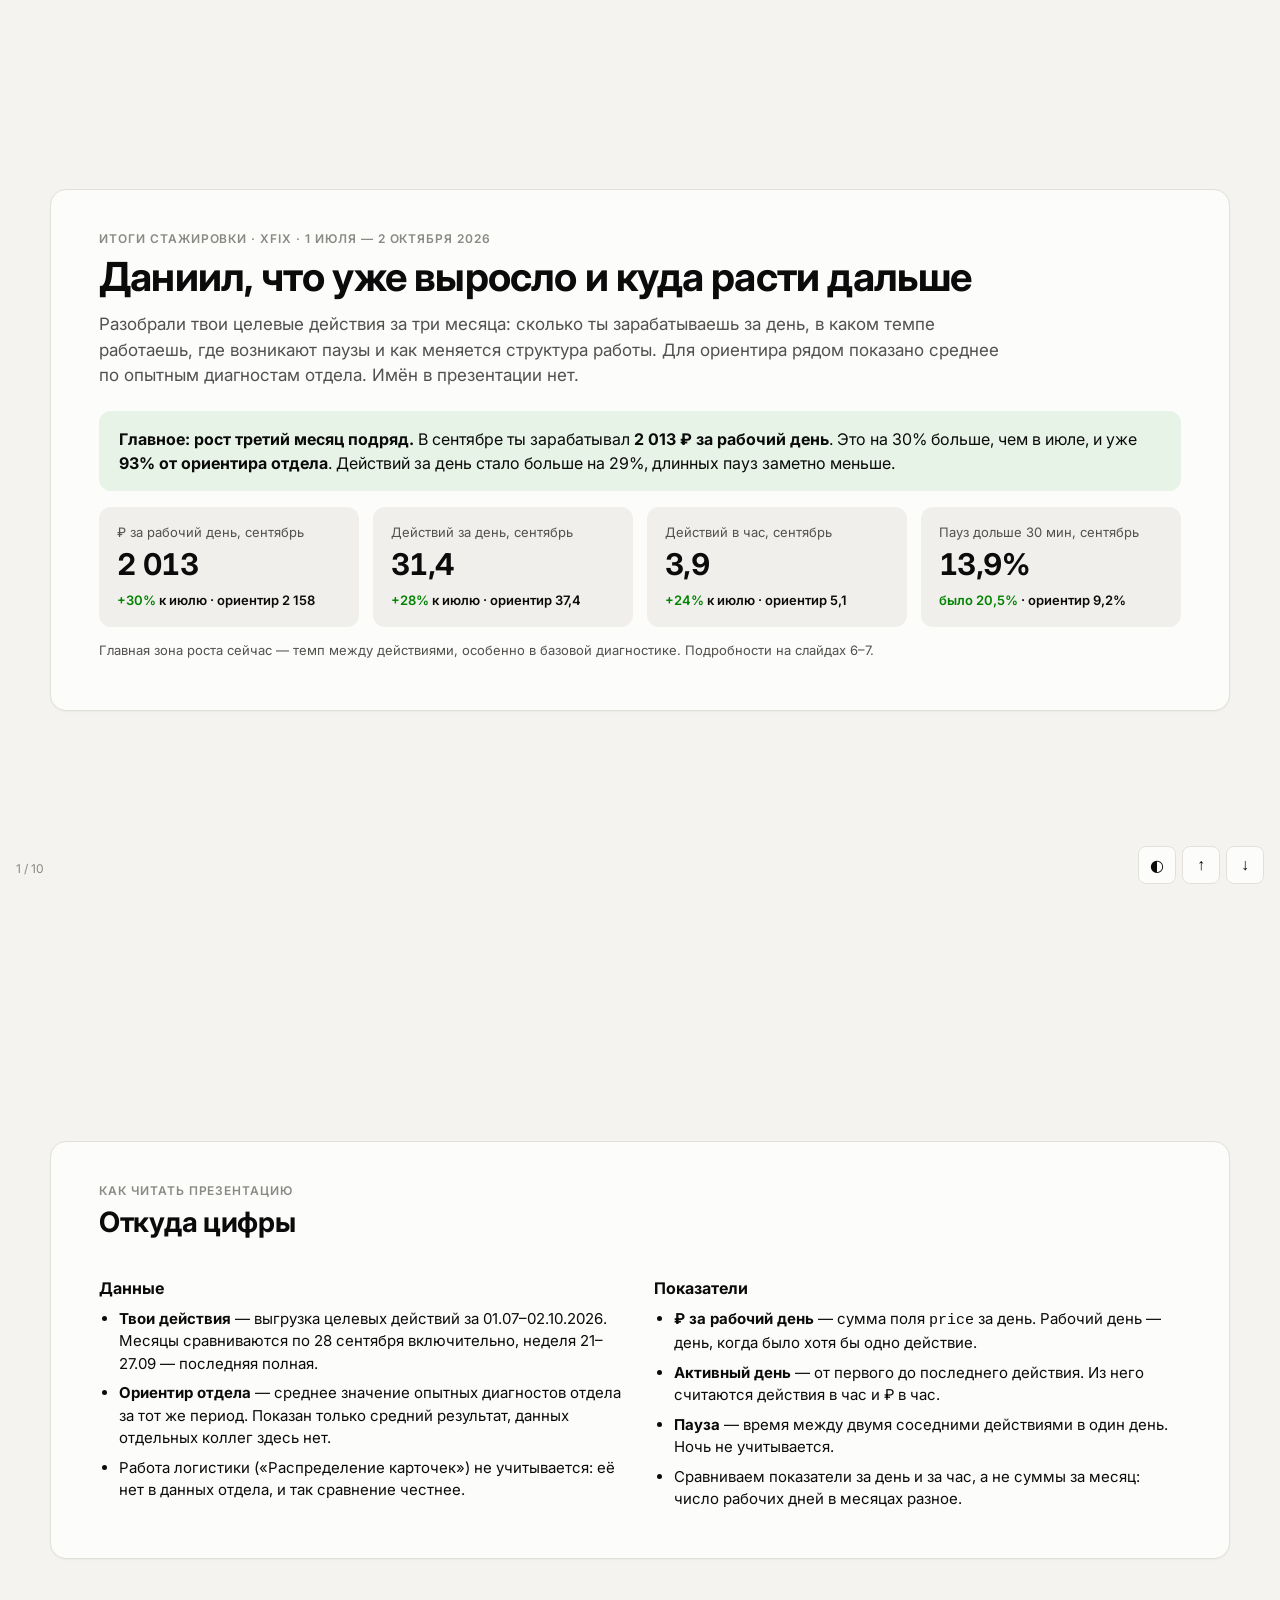
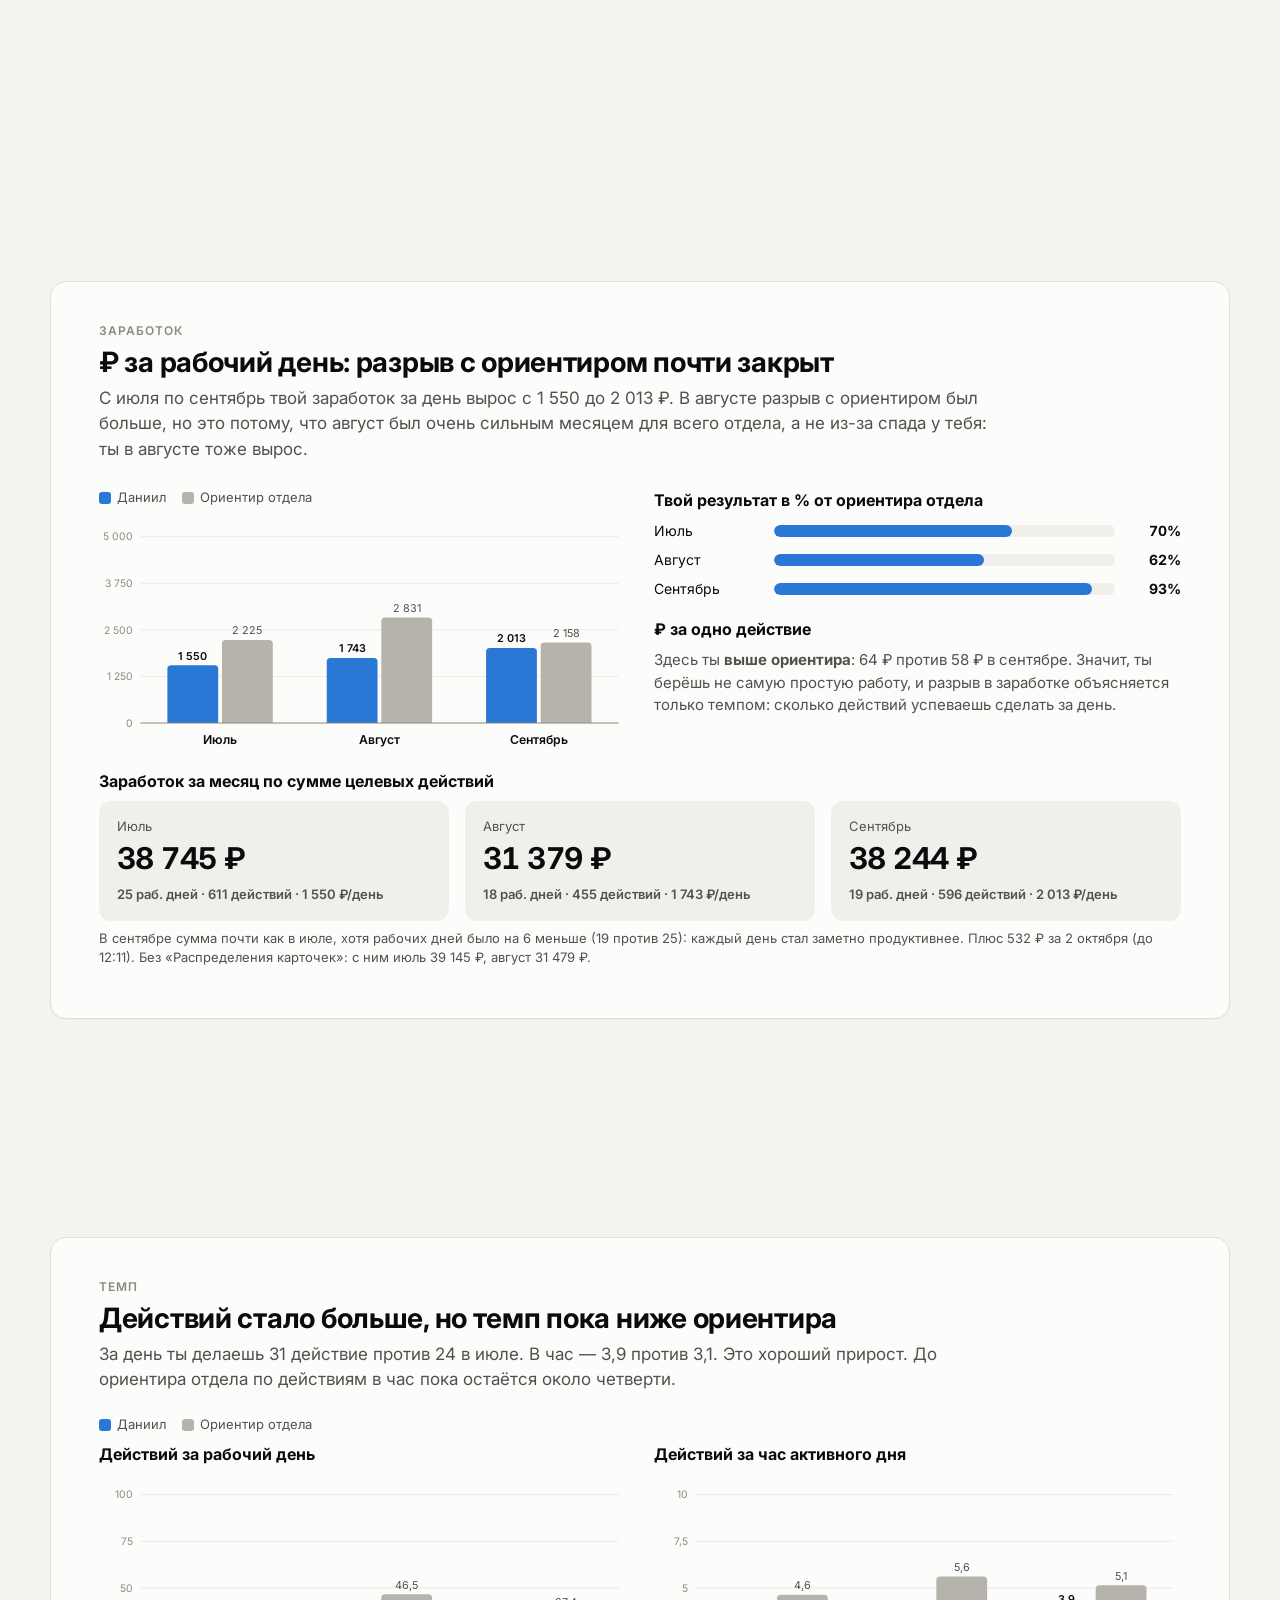
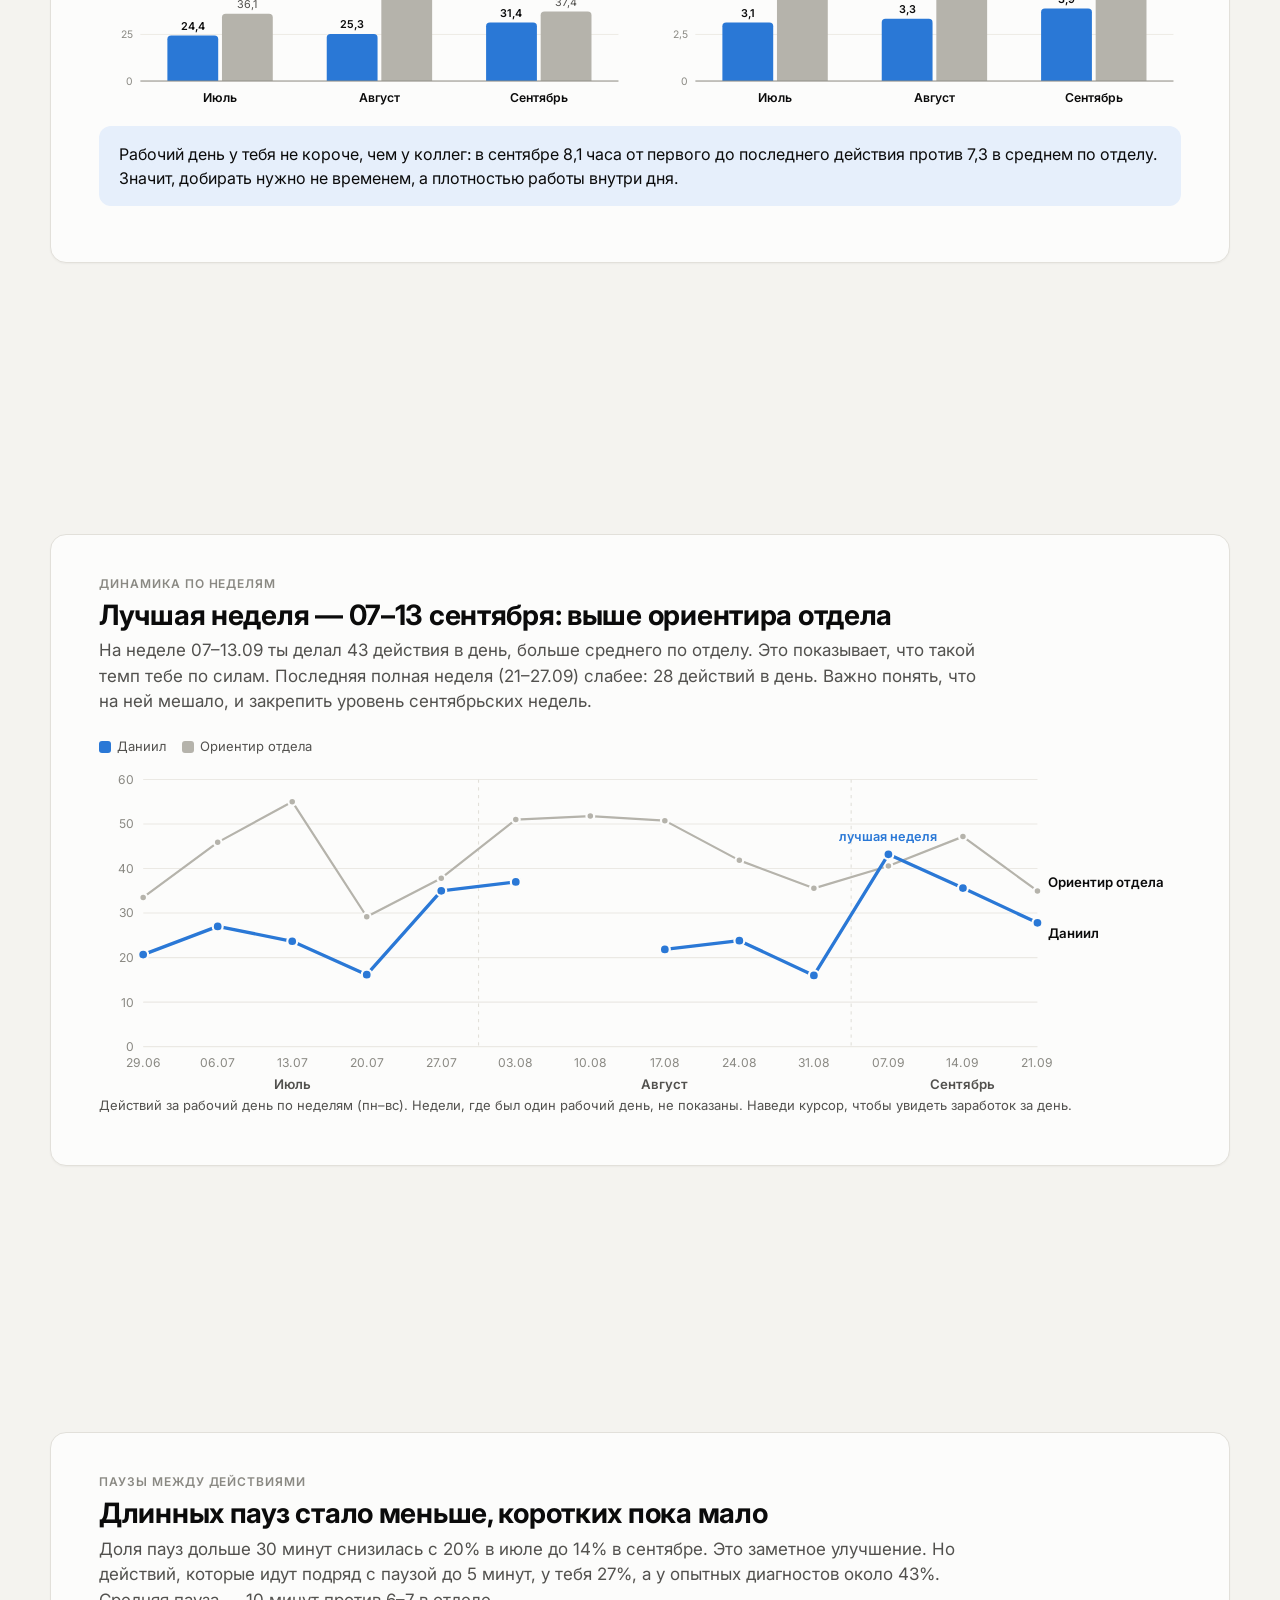
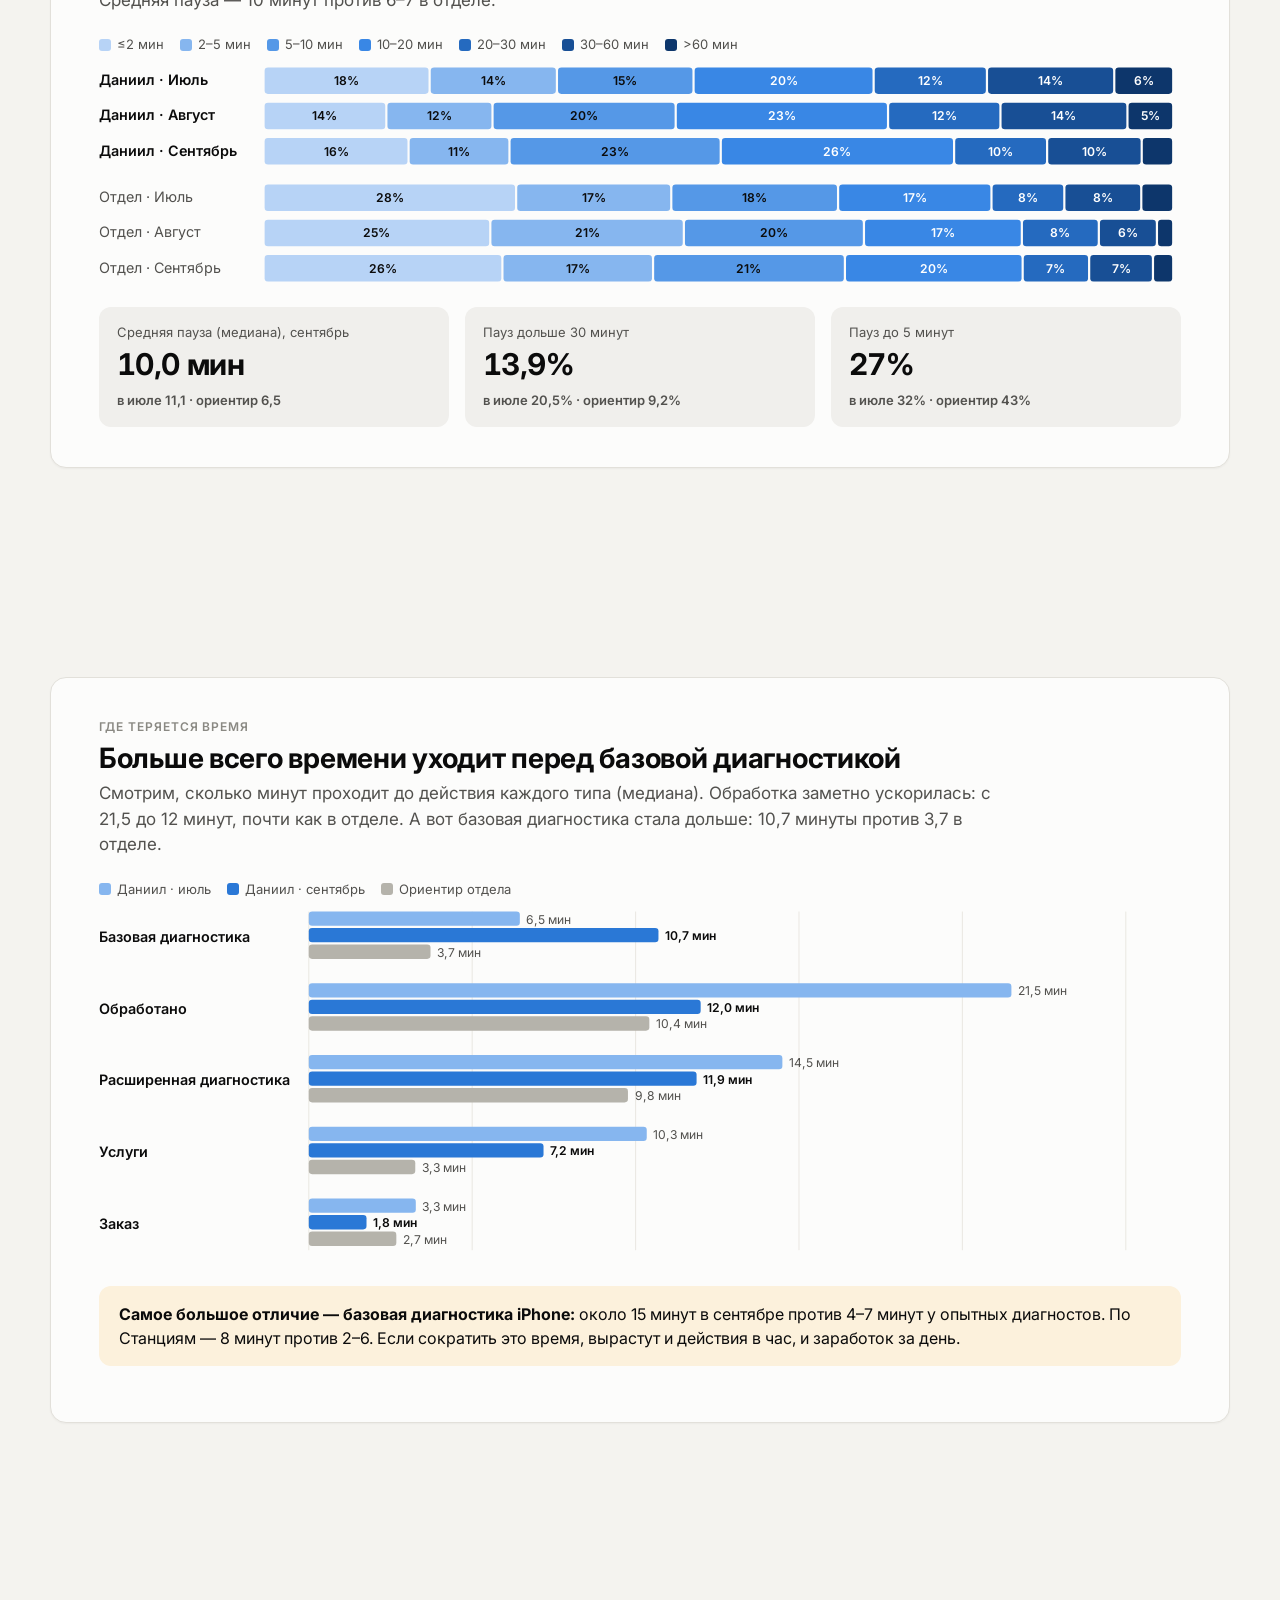
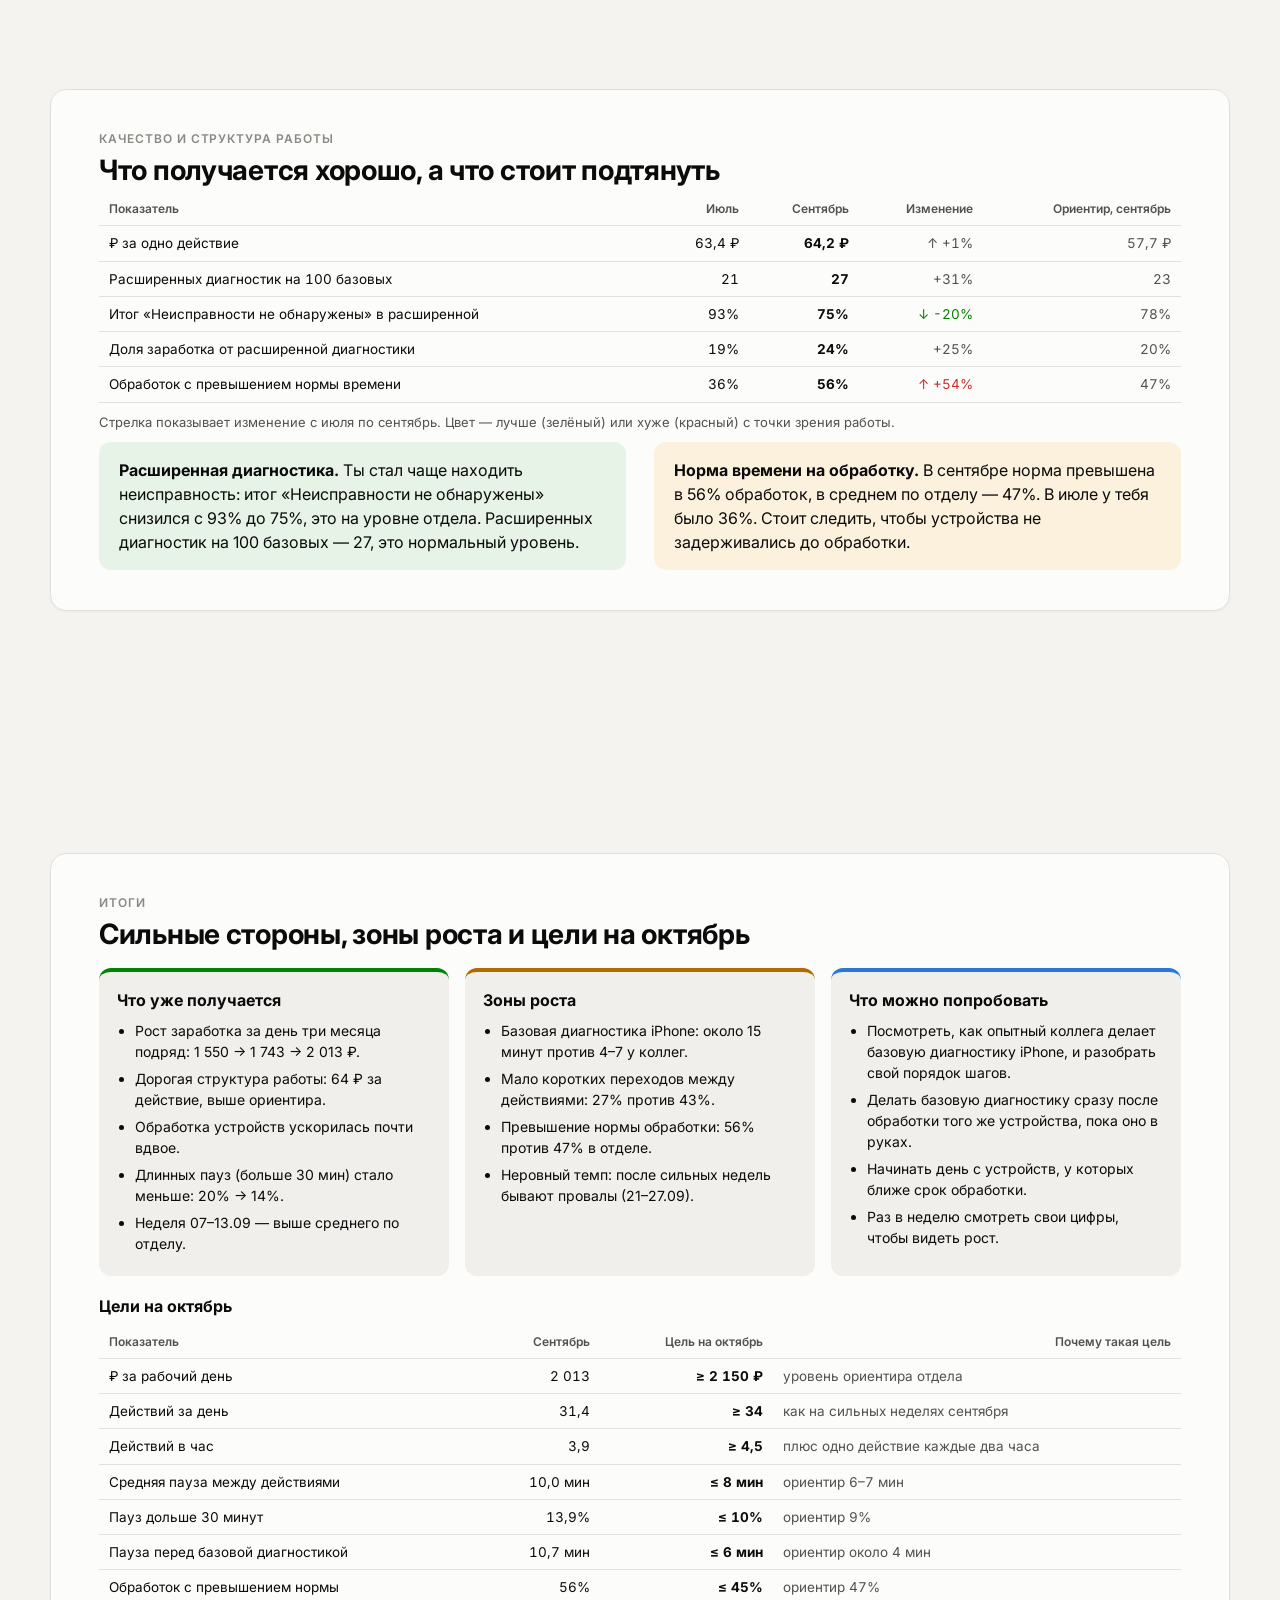
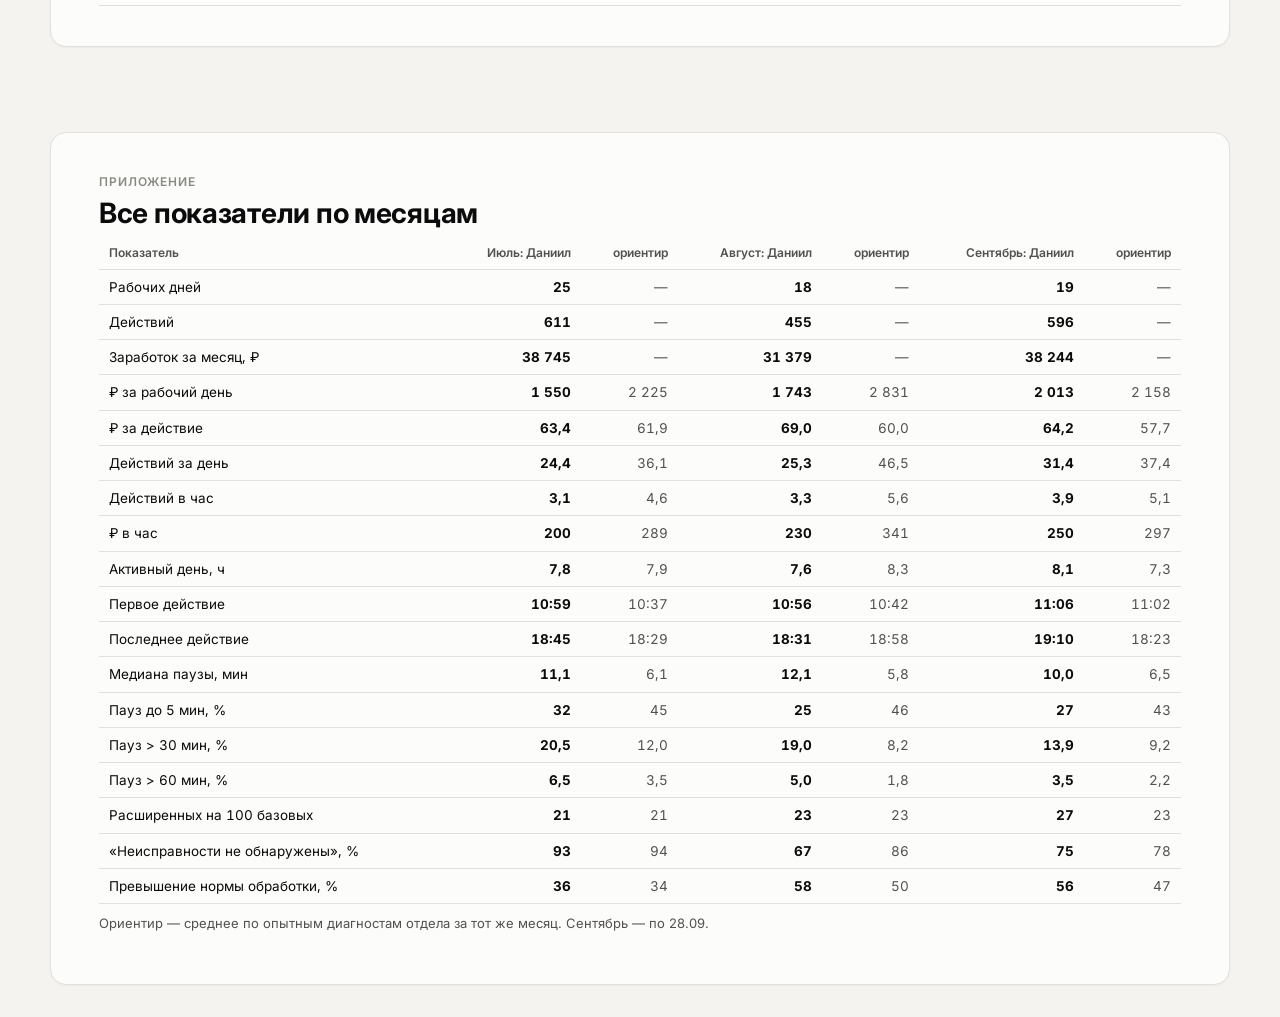
<file: Итоги_стажировки_Калашников_2026.html>
<!doctype html>
<html lang="ru">
<head>
<meta charset="utf-8">
<meta name="viewport" content="width=device-width,initial-scale=1">
<title>Итоги стажировки Даниила</title>
<link rel="preconnect" href="https://fonts.googleapis.com">
<link href="https://fonts.googleapis.com/css2?family=Inter:wght@400;500;600;700&display=swap" rel="stylesheet">
<style>
:root{
  color-scheme:light;
  --bg:#f4f3ef; --surface:#fcfcfb; --surface-2:#f0efec; --line:#e2e0da; --grid:#ebe9e4;
  --text:#0b0b0b; --text-2:#52514e; --text-3:#8a8983;
  --accent:#2a78d6; --good:#008300; --warn:#b36b00; --bad:#c62f2e;
  --good-bg:#e6f3e6; --warn-bg:#fcf1dc; --bad-bg:#fbe6e6; --info-bg:#e6effb;
  --e1:#2a78d6; --e2:#eb6834; --e3:#1baf7a;
  --m7:#86b6ef; --m8:#3987e5; --m9:#1c5cab;
  --c1:#2a78d6; --c2:#eb6834; --c3:#1baf7a; --c4:#eda100; --c5:#e87ba4; --c6:#008300;
  --g1:#b7d3f6; --g2:#86b6ef; --g3:#5598e7; --g4:#3987e5; --g5:#256abf; --g6:#184f95; --g7:#0d366b;
}
@media (prefers-color-scheme:dark){
  :root:not([data-theme="light"]){
    color-scheme:dark;
    --bg:#121211; --surface:#1a1a19; --surface-2:#242422; --line:#33332f; --grid:#2a2a27;
    --text:#ffffff; --text-2:#c3c2b7; --text-3:#8f8e86;
    --accent:#3987e5; --good:#3fae3f; --warn:#e0a030; --bad:#e66767;
    --good-bg:#1c2b1c; --warn-bg:#2e2616; --bad-bg:#321e1e; --info-bg:#1a2536;
    --e1:#3987e5; --e2:#d95926; --e3:#199e70;
    --m7:#184f95; --m8:#3987e5; --m9:#9ec5f4;
    --c1:#3987e5; --c2:#d95926; --c3:#199e70; --c4:#c98500; --c5:#d55181; --c6:#008300;
    --g1:#cde2fb; --g2:#9ec5f4; --g3:#6da7ec; --g4:#3987e5; --g5:#2a78d6; --g6:#256abf; --g7:#1c5cab;
  }
}
:root[data-theme="dark"]{
    color-scheme:dark;
    --bg:#121211; --surface:#1a1a19; --surface-2:#242422; --line:#33332f; --grid:#2a2a27;
    --text:#ffffff; --text-2:#c3c2b7; --text-3:#8f8e86;
    --accent:#3987e5; --good:#3fae3f; --warn:#e0a030; --bad:#e66767;
    --good-bg:#1c2b1c; --warn-bg:#2e2616; --bad-bg:#321e1e; --info-bg:#1a2536;
    --e1:#3987e5; --e2:#d95926; --e3:#199e70;
    --m7:#184f95; --m8:#3987e5; --m9:#9ec5f4;
    --c1:#3987e5; --c2:#d95926; --c3:#199e70; --c4:#c98500; --c5:#d55181; --c6:#008300;
    --g1:#cde2fb; --g2:#9ec5f4; --g3:#6da7ec; --g4:#3987e5; --g5:#2a78d6; --g6:#256abf; --g7:#1c5cab;
}
*{box-sizing:border-box}
html{scroll-snap-type:y mandatory;scroll-behavior:smooth}
body{margin:0;background:var(--bg);color:var(--text);font:15px/1.5 Inter,system-ui,-apple-system,"Segoe UI",sans-serif;-webkit-font-smoothing:antialiased}
.slide{min-height:100vh;scroll-snap-align:start;display:flex;align-items:center;justify-content:center;padding:32px 16px}
.card{width:100%;max-width:1180px;background:var(--surface);border:1px solid var(--line);border-radius:16px;padding:40px 48px;box-shadow:0 1px 2px rgba(0,0,0,.04)}
.kicker{font-size:12px;letter-spacing:.08em;text-transform:uppercase;color:var(--text-3);font-weight:600;margin-bottom:6px}
h1{font-size:40px;line-height:1.15;margin:0 0 12px;letter-spacing:-.02em}
h2{font-size:28px;line-height:1.2;margin:0 0 6px;letter-spacing:-.01em}
h3{font-size:16px;margin:18px 0 8px}
.lead{font-size:17px;color:var(--text-2);margin:0 0 22px;max-width:900px}
p{margin:0 0 10px}
.muted{color:var(--text-2)} .small{font-size:13px}
.grid2{display:grid;grid-template-columns:1fr 1fr;gap:28px}
.grid3{display:grid;grid-template-columns:repeat(3,1fr);gap:16px}
.grid4{display:grid;grid-template-columns:repeat(4,1fr);gap:14px}
.tile{background:var(--surface-2);border-radius:12px;padding:16px 18px}
.tile .v{font-size:30px;font-weight:700;letter-spacing:-.02em;font-variant-numeric:tabular-nums}
.tile .l{font-size:13px;color:var(--text-2)}
.tile .d{font-size:13px;font-weight:600;margin-top:4px}
.up{color:var(--good)} .down{color:var(--bad)} .flat{color:var(--text-2)}
.verdict{border-radius:12px;padding:16px 20px;margin:16px 0;font-size:16px}
.verdict.good{background:var(--good-bg)} .verdict.warn{background:var(--warn-bg)} .verdict.info{background:var(--info-bg)} .verdict.bad{background:var(--bad-bg)}
.verdict b{font-weight:700}
ul.pts{margin:0;padding-left:20px} ul.pts li{margin:0 0 7px}
table{border-collapse:collapse;width:100%;font-size:13.5px;font-variant-numeric:tabular-nums}
th,td{padding:7px 10px;border-bottom:1px solid var(--line);text-align:right;white-space:nowrap}
th:first-child,td:first-child{text-align:left}
th{font-weight:600;color:var(--text-2);font-size:12px}
tr.sep td{border-top:2px solid var(--line)}
td.hl{font-weight:700}
.tw{overflow-x:auto}
.legend{display:flex;flex-wrap:wrap;gap:6px 16px;font-size:13px;color:var(--text-2);margin:4px 0 8px}
.legend span{display:inline-flex;align-items:center;gap:6px}
.legend i{width:12px;height:12px;border-radius:3px;display:inline-block}
.chart{width:100%;position:relative}
.chart svg{display:block;width:100%;height:auto;overflow:visible}
.chart text{font-family:inherit}
.tag{display:inline-block;font-size:12px;font-weight:600;padding:2px 8px;border-radius:99px;background:var(--surface-2);color:var(--text-2);margin-right:6px}
.emp-dot{display:inline-block;width:10px;height:10px;border-radius:50%;margin-right:8px;vertical-align:middle}
.month-col h3{margin-top:0}
.month-col{background:var(--surface-2);border-radius:12px;padding:16px 18px}
.month-col ul{padding-left:18px;margin:6px 0 0} .month-col li{margin-bottom:5px;font-size:14px}
#tip{position:fixed;pointer-events:none;z-index:50;background:var(--surface);color:var(--text);border:1px solid var(--line);border-radius:8px;padding:8px 10px;font-size:12.5px;box-shadow:0 6px 20px rgba(0,0,0,.14);opacity:0;transition:opacity .08s;max-width:260px}
#tip b{font-weight:600}
.nav{position:fixed;right:16px;bottom:16px;display:flex;gap:6px;z-index:40}
.nav button{border:1px solid var(--line);background:var(--surface);color:var(--text);border-radius:8px;width:38px;height:38px;font-size:16px;cursor:pointer}
.nav button:hover{background:var(--surface-2)}
.pg{position:fixed;left:16px;bottom:22px;font-size:12px;color:var(--text-3);z-index:40}
.hm td{text-align:center} .hm td:first-child{text-align:left}
.hm td.c{border-radius:0}
@media (max-width:820px){
  .card{padding:22px 18px} h1{font-size:28px} h2{font-size:22px}
  .grid2,.grid3{grid-template-columns:1fr} .grid4{grid-template-columns:1fr 1fr}
  html{scroll-snap-type:none}
}
@media print{
  html{scroll-snap-type:none} .nav,.pg{display:none}
  .slide{min-height:auto;page-break-after:always;padding:0} .card{border:none;box-shadow:none}
}
</style>
</head>
<body>
<div id="tip"></div>
<div class="pg" id="pg"></div>
<div class="nav"><button id="thm" title="Тема">◐</button><button id="prv" title="Назад">↑</button><button id="nxt" title="Вперёд">↓</button></div>

<style>
:root{--me:#2a78d6;--dept:#b5b3ab;--me-soft:#86b6ef}
@media (prefers-color-scheme:dark){:root:not([data-theme="light"]){--me:#3987e5;--dept:#5f5e58;--me-soft:#184f95}}
:root[data-theme="dark"]{--me:#3987e5;--dept:#5f5e58;--me-soft:#184f95}
.prog{display:grid;grid-template-columns:110px 1fr 56px;gap:10px;align-items:center;margin:8px 0;font-size:14px}
.prog .bar{height:12px;background:var(--surface-2);border-radius:99px;position:relative;overflow:hidden}
.prog .bar i{position:absolute;left:0;top:0;bottom:0;background:var(--me);border-radius:99px}
.prog .v{text-align:right;font-weight:700;font-variant-numeric:tabular-nums}
.col3{display:grid;grid-template-columns:repeat(3,1fr);gap:16px}
.box{background:var(--surface-2);border-radius:12px;padding:16px 18px}
.box h3{margin-top:0}
.box ul{padding-left:18px;margin:6px 0 0}.box li{margin-bottom:6px;font-size:14px}
.box.good{border-top:4px solid var(--good)}.box.warn{border-top:4px solid var(--warn)}.box.info{border-top:4px solid var(--accent)}
@media (max-width:820px){.col3{grid-template-columns:1fr}}
</style>

<!-- 1 -->
<section class="slide"><div class="card">
  <div class="kicker">Итоги стажировки · XFIX · 1 июля — 2 октября 2026</div>
  <h1>Даниил, что уже выросло и куда расти дальше</h1>
  <p class="lead">Разобрали твои целевые действия за три месяца: сколько ты зарабатываешь за день, в каком темпе работаешь, где возникают паузы и как меняется структура работы. Для ориентира рядом показано среднее по опытным диагностам отдела. Имён в презентации нет.</p>
  <div class="verdict good"><b>Главное: рост третий месяц подряд.</b> В сентябре ты зарабатывал <b>2 013 ₽ за рабочий день</b>. Это на 30% больше, чем в июле, и уже <b>93% от ориентира отдела</b>. Действий за день стало больше на 29%, длинных пауз заметно меньше.</div>
  <div class="grid4" id="heroTiles"></div>
  <p class="small muted" style="margin-top:14px">Главная зона роста сейчас — темп между действиями, особенно в базовой диагностике. Подробности на слайдах 6–7.</p>
</div></section>

<!-- 2 -->
<section class="slide"><div class="card">
  <div class="kicker">Как читать презентацию</div>
  <h2>Откуда цифры</h2>
  <div class="grid2" style="margin-top:18px">
    <div>
      <h3>Данные</h3>
      <ul class="pts">
        <li><b>Твои действия</b> — выгрузка целевых действий за 01.07–02.10.2026. Месяцы сравниваются по 28 сентября включительно, неделя 21–27.09 — последняя полная.</li>
        <li><b>Ориентир отдела</b> — среднее значение опытных диагностов отдела за тот же период. Показан только средний результат, данных отдельных коллег здесь нет.</li>
        <li>Работа логистики («Распределение карточек») не учитывается: её нет в данных отдела, и так сравнение честнее.</li>
      </ul>
    </div>
    <div>
      <h3>Показатели</h3>
      <ul class="pts">
        <li><b>₽ за рабочий день</b> — сумма поля <code>price</code> за день. Рабочий день — день, когда было хотя бы одно действие.</li>
        <li><b>Активный день</b> — от первого до последнего действия. Из него считаются действия в час и ₽ в час.</li>
        <li><b>Пауза</b> — время между двумя соседними действиями в один день. Ночь не учитывается.</li>
        <li>Сравниваем показатели за день и за час, а не суммы за месяц: число рабочих дней в месяцах разное.</li>
      </ul>
    </div>
  </div>
</div></section>

<!-- 3 -->
<section class="slide"><div class="card">
  <div class="kicker">Заработок</div>
  <h2>₽ за рабочий день: разрыв с ориентиром почти закрыт</h2>
  <p class="lead">С июля по сентябрь твой заработок за день вырос с 1 550 до 2 013 ₽. В августе разрыв с ориентиром был больше, но это потому, что август был очень сильным месяцем для всего отдела, а не из-за спада у тебя: ты в августе тоже вырос.</p>
  <div class="grid2">
    <div>
      <div class="legend" id="lg1"></div>
      <div class="chart" id="chEarn"></div>
    </div>
    <div>
      <h3 style="margin-top:4px">Твой результат в % от ориентира отдела</h3>
      <div id="progEarn"></div>
      <h3>₽ за одно действие</h3>
      <p class="muted">Здесь ты <b>выше ориентира</b>: 64 ₽ против 58 ₽ в сентябре. Значит, ты берёшь не самую простую работу, и разрыв в заработке объясняется только темпом: сколько действий успеваешь сделать за день.</p>
    </div>
  </div>
  <h3>Заработок за месяц по сумме целевых действий</h3>
  <div class="grid3" id="earnMonth"></div>
  <p class="small muted" style="margin-top:8px">В сентябре сумма почти как в июле, хотя рабочих дней было на 6 меньше (19 против 25): каждый день стал заметно продуктивнее. Плюс 532 ₽ за 2 октября (до 12:11). Без «Распределения карточек»: с ним июль 39 145 ₽, август 31 479 ₽.</p>
</div></section>

<!-- 4 -->
<section class="slide"><div class="card">
  <div class="kicker">Темп</div>
  <h2>Действий стало больше, но темп пока ниже ориентира</h2>
  <p class="lead">За день ты делаешь 31 действие против 24 в июле. В час — 3,9 против 3,1. Это хороший прирост. До ориентира отдела по действиям в час пока остаётся около четверти.</p>
  <div class="legend" id="lg2"></div>
  <div class="grid2">
    <div><h3 style="margin-top:0">Действий за рабочий день</h3><div class="chart" id="chActDay"></div></div>
    <div><h3 style="margin-top:0">Действий за час активного дня</h3><div class="chart" id="chActHour"></div></div>
  </div>
  <div class="verdict info">Рабочий день у тебя не короче, чем у коллег: в сентябре 8,1 часа от первого до последнего действия против 7,3 в среднем по отделу. Значит, добирать нужно не временем, а плотностью работы внутри дня.</div>
</div></section>

<!-- 5 -->
<section class="slide"><div class="card">
  <div class="kicker">Динамика по неделям</div>
  <h2>Лучшая неделя — 07–13 сентября: выше ориентира отдела</h2>
  <p class="lead">На неделе 07–13.09 ты делал 43 действия в день, больше среднего по отделу. Это показывает, что такой темп тебе по силам. Последняя полная неделя (21–27.09) слабее: 28 действий в день. Важно понять, что на ней мешало, и закрепить уровень сентябрьских недель.</p>
  <div class="legend" id="lg3"></div>
  <div class="chart" id="chWeek"></div>
  <p class="small muted">Действий за рабочий день по неделям (пн–вс). Недели, где был один рабочий день, не показаны. Наведи курсор, чтобы увидеть заработок за день.</p>
</div></section>

<!-- 6 -->
<section class="slide"><div class="card">
  <div class="kicker">Паузы между действиями</div>
  <h2>Длинных пауз стало меньше, коротких пока мало</h2>
  <p class="lead">Доля пауз дольше 30 минут снизилась с 20% в июле до 14% в сентябре. Это заметное улучшение. Но действий, которые идут подряд с паузой до 5 минут, у тебя 27%, а у опытных диагностов около 43%. Средняя пауза — 10 минут против 6–7 в отделе.</p>
  <div class="legend" id="lgGaps"></div>
  <div class="chart" id="chGaps"></div>
  <div class="grid3" id="gapTiles" style="margin-top:14px"></div>
</div></section>

<!-- 7 -->
<section class="slide"><div class="card">
  <div class="kicker">Где теряется время</div>
  <h2>Больше всего времени уходит перед базовой диагностикой</h2>
  <p class="lead">Смотрим, сколько минут проходит до действия каждого типа (медиана). Обработка заметно ускорилась: с 21,5 до 12 минут, почти как в отделе. А вот базовая диагностика стала дольше: 10,7 минуты против 3,7 в отделе.</p>
  <div class="legend" id="lg4"></div>
  <div class="chart" id="chGT"></div>
  <div class="verdict warn"><b>Самое большое отличие — базовая диагностика iPhone:</b> около 15 минут в сентябре против 4–7 минут у опытных диагностов. По Станциям — 8 минут против 2–6. Если сократить это время, вырастут и действия в час, и заработок за день.</div>
</div></section>

<!-- 8 -->
<section class="slide"><div class="card">
  <div class="kicker">Качество и структура работы</div>
  <h2>Что получается хорошо, а что стоит подтянуть</h2>
  <div class="tw"><table id="tbQ"></table></div>
  <p class="small muted" style="margin-top:10px">Стрелка показывает изменение с июля по сентябрь. Цвет — лучше (зелёный) или хуже (красный) с точки зрения работы.</p>
  <div class="grid2" style="margin-top:8px">
    <div class="verdict good" style="margin:0"><b>Расширенная диагностика.</b> Ты стал чаще находить неисправность: итог «Неисправности не обнаружены» снизился с 93% до 75%, это на уровне отдела. Расширенных диагностик на 100 базовых — 27, это нормальный уровень.</div>
    <div class="verdict warn" style="margin:0"><b>Норма времени на обработку.</b> В сентябре норма превышена в 56% обработок, в среднем по отделу — 47%. В июле у тебя было 36%. Стоит следить, чтобы устройства не задерживались до обработки.</div>
  </div>
</div></section>

<!-- 9 -->
<section class="slide"><div class="card">
  <div class="kicker">Итоги</div>
  <h2>Сильные стороны, зоны роста и цели на октябрь</h2>
  <div class="col3" style="margin-top:16px">
    <div class="box good">
      <h3>Что уже получается</h3>
      <ul>
        <li>Рост заработка за день три месяца подряд: 1 550 → 1 743 → 2 013 ₽.</li>
        <li>Дорогая структура работы: 64 ₽ за действие, выше ориентира.</li>
        <li>Обработка устройств ускорилась почти вдвое.</li>
        <li>Длинных пауз (больше 30 мин) стало меньше: 20% → 14%.</li>
        <li>Неделя 07–13.09 — выше среднего по отделу.</li>
      </ul>
    </div>
    <div class="box warn">
      <h3>Зоны роста</h3>
      <ul>
        <li>Базовая диагностика iPhone: около 15 минут против 4–7 у коллег.</li>
        <li>Мало коротких переходов между действиями: 27% против 43%.</li>
        <li>Превышение нормы обработки: 56% против 47% в отделе.</li>
        <li>Неровный темп: после сильных недель бывают провалы (21–27.09).</li>
      </ul>
    </div>
    <div class="box info">
      <h3>Что можно попробовать</h3>
      <ul>
        <li>Посмотреть, как опытный коллега делает базовую диагностику iPhone, и разобрать свой порядок шагов.</li>
        <li>Делать базовую диагностику сразу после обработки того же устройства, пока оно в руках.</li>
        <li>Начинать день с устройств, у которых ближе срок обработки.</li>
        <li>Раз в неделю смотреть свои цифры, чтобы видеть рост.</li>
      </ul>
    </div>
  </div>
  <h3>Цели на октябрь</h3>
  <div class="tw"><table id="tbGoals"></table></div>
</div></section>

<!-- 10 -->
<section class="slide"><div class="card">
  <div class="kicker">Приложение</div>
  <h2>Все показатели по месяцам</h2>
  <div class="tw"><table id="tbAll"></table></div>
  <p class="small muted" style="margin-top:10px">Ориентир — среднее по опытным диагностам отдела за тот же месяц. Сентябрь — по 28.09.</p>
</div></section>

<script>
const D={"d":{"7":{"earn_day":1549.8,"act_day":24.44,"earn_act":63.41243862520458,"act_hour":3.147177327045465,"earn_hour":199.57018909390595,"gap_med":11.116666666666667,"gap_p90":47.38333333333333,"gap_30":20.477815699658702,"gap_60":6.484641638225256,"gap_5":32.25255972696246,"long_h":4.773188888888887,"span":7.765688888888889,"first":658.88,"last":1125,"norm_over":36.318407960199,"ext_per_base":20.657276995305164,"ext_nofault":93.18181818181819,"ext_share_earn":19.450251645373598,"days":25,"n":611,"gap_hist":{"≤2":18.25938566552901,"2–5":13.993174061433447,"5–10":15.017064846416382,"10–20":19.795221843003414,"20–30":12.457337883959044,"30–60":13.993174061433447,">60":6.484641638225256},"types":{"Обработано":32.89689034369886,"Базовая диагностика":34.86088379705401,"Заказ":10.474631751227497,"Услуги":8.8379705400982,"Замена части со склада":2.2913256955810146,"Замена иностранных AirPods":0.9819967266775778,"Расширенная диагностика":7.201309328968904,"Базовая диагностика - Повтор":0.6546644844517185,"Проверка после НАСЦ":0.16366612111292964,"Корректировка даты продажи":0.4909983633387889,"Выходная диагностика":0.6546644844517185,"Выходная диагностика – проблемы":0.16366612111292964,"Локатор – проверка":0.16366612111292964,"Ненормированная работа":0.16366612111292964}},"8":{"earn_day":1743.2777777777778,"act_day":25.27777777777778,"earn_act":68.96483516483516,"act_hour":3.3364497974298337,"earn_hour":230.09771031549616,"gap_med":12.133333333333333,"gap_p90":44.68666666666667,"gap_30":18.993135011441648,"gap_60":5.034324942791762,"gap_5":25.17162471395881,"long_h":4.076358024691358,"span":7.57625,"first":655.9444444444445,"last":1110.5,"norm_over":58.0,"ext_per_base":22.641509433962263,"ext_nofault":66.66666666666667,"ext_share_earn":21.836259919054143,"days":18,"n":455,"gap_hist":{"≤2":13.501144164759726,"2–5":11.670480549199084,"5–10":20.137299771167047,"10–20":23.340961098398168,"20–30":12.356979405034325,"30–60":13.958810068649885,">60":5.034324942791762},"types":{"Расширенная диагностика":7.912087912087912,"Обработано":32.967032967032964,"Базовая диагностика":34.94505494505494,"Замена иностранных AirPods":0.8791208791208791,"Замена части со склада":2.197802197802198,"Выходная диагностика":0.8791208791208791,"Услуги":10.989010989010989,"Заказ":8.131868131868131,"Корректировка даты продажи":0.6593406593406593,"Базовая диагностика - Повтор":0.21978021978021978,"Ненормированная работа":0.21978021978021978}},"9":{"earn_day":2012.863157894737,"act_day":31.36842105263158,"earn_act":64.16845637583893,"act_hour":3.894116899734113,"earn_hour":249.87947040300554,"gap_med":9.966666666666667,"gap_p90":36.23333333333333,"gap_30":13.864818024263432,"gap_60":3.466204506065858,"gap_5":27.03639514731369,"long_h":3.8646637426900585,"span":8.055336257309941,"first":666.3157894736842,"last":1149.7368421052631,"norm_over":55.778894472361806,"ext_per_base":27.083333333333332,"ext_nofault":75.0,"ext_share_earn":24.38265471546161,"days":19,"n":596,"gap_hist":{"≤2":15.944540727902947,"2–5":11.091854419410746,"5–10":23.223570190641247,"10–20":25.64991334488735,"20–30":10.225303292894282,"30–60":10.398613518197573,">60":3.466204506065858},"types":{"Расширенная диагностика":8.724832214765101,"Обработано":33.38926174496644,"Заказ":10.40268456375839,"Базовая диагностика":32.214765100671144,"Проверка после НАСЦ":0.5033557046979866,"Услуги":9.228187919463087,"Замена части со склада":2.1812080536912752,"Корректировка даты продажи":0.6711409395973155,"Замена иностранных AirPods":0.33557046979865773,"Выходная диагностика":0.6711409395973155,"Локатор – проверка":0.16778523489932887,"Ненормированная работа":1.174496644295302,"Базовая диагностика - Повтор":0.16778523489932887,"Заполнены контактные данные корп":0.16778523489932887}}},"t":{"7":{"earn_day":2224.916666666667,"act_day":36.06642512077295,"earn_act":61.93448792799764,"act_hour":4.633127329892666,"earn_hour":289.3428967241162,"gap_med":6.116666666666667,"gap_p90":34.33666666666667,"gap_30":11.972648563557655,"gap_60":3.514856355765447,"gap_5":44.82093663911846,"long_h":4.073636272141707,"span":7.868052200751475,"first":636.7210144927536,"last":1108.8079710144928,"norm_over":34.170386904761905,"ext_per_base":20.614257895182455,"ext_nofault":94.33771486349849,"ext_share_earn":18.62212135385667,"days":20.5,"n":743.0,"gap_hist":{"≤2":27.76711924439197,"2–5":17.053817394726487,"5–10":18.33628492719402,"10–20":16.861963793781975,"20–30":8.008166076347894,"30–60":8.457792207792208,">60":3.514856355765447},"types":{"Заказ":10.314722058443333,"Обработано":30.000520785865874,"Базовая диагностика":29.64387546521987,"Замена части со склада":1.684928271046724,"Расширенная диагностика":6.116165007281703,"Проверка после НАСЦ":1.2660676389242798,"Услуги":12.607481832943055,"Проверка перед выдачей":4.345307068366164,"Корректировка даты продажи":0.6107144252104998,"Локатор – проверка":1.167769306741015,"Замена иностранных AirPods":0.4145827482242132,"Выходная диагностика":0.5527769976322843,"Базовая диагностика - Повтор":0.2540691045645021,"Доделывание работ":0.13819424940807107,"Обращение в Helpdesk":0.08025682182985554,"Ненормированная работа":0.8025682182985554}},"8":{"earn_day":2831.2598684210525,"act_day":46.516447368421055,"earn_act":60.01919104124153,"act_hour":5.609196764982892,"earn_hour":340.7113067630335,"gap_med":5.820833333333333,"gap_p90":28.11833333333334,"gap_30":8.17981914315363,"gap_60":1.7932499876463903,"gap_5":46.203818088978934,"long_h":2.951806469298245,"span":8.256131213450292,"first":642.4325657894738,"last":1137.7615131578946,"norm_over":50.32474088033383,"ext_per_base":23.475880944235374,"ext_nofault":85.5566534914361,"ext_share_earn":21.116033306322464,"days":17.5,"n":827.0,"gap_hist":{"≤2":24.92843142099455,"2–5":21.275386667984385,"5–10":19.7962477969396,"10–20":17.357727594669832,"20–30":8.46238737625801,"30–60":6.386569155507239,">60":1.7932499876463903},"types":{"Обработано":30.59182349532663,"Базовая диагностика":30.34036228050286,"Локатор – проверка":0.8986156249212708,"Услуги":8.821769581538307,"Корректировка даты продажи":0.9463255485853929,"Базовая диагностика - Повтор":0.5208726979568186,"Проверка после НАСЦ":0.7852455092837528,"Выходная диагностика":0.7465107197742675,"Заказ":11.209470183659587,"Расширенная диагностика":7.11208525432696,"Замена части со склада":2.617275086287255,"Доделывание работ":0.24752475247524752,"Обращение в Helpdesk":0.21272642531428715,"Проверка перед выдачей":3.7953795379537953,"Замена иностранных AirPods":0.5337842944599803,"Ненормированная работа":0.33396946564885494,"Осмотр внутри":0.09541984732824428,"Проверка диагностики":0.09541984732824428,"Сбор KBB WUR для отправки":0.04770992366412214,"Замена части":0.04770992366412214}},"9":{"earn_day":2158.156,"act_day":37.379999999999995,"earn_act":57.714147088866184,"act_hour":5.144360235787307,"earn_hour":296.71132918140427,"gap_med":6.541666666666666,"gap_p90":28.433333333333334,"gap_30":9.24613128779341,"gap_60":2.2297354612765234,"gap_5":42.81879763938876,"long_h":3.1843444444444455,"span":7.34475,"first":661.8199999999999,"last":1102.52,"norm_over":46.998545913468135,"ext_per_base":23.384115247322796,"ext_nofault":78.24675324675326,"ext_share_earn":19.839787593864404,"days":17.5,"n":667.5,"gap_hist":{"≤2":26.259679354346165,"2–5":16.559118285042594,"5–10":21.089783206698904,"10–20":19.53835993262321,"20–30":7.306927933495716,"30–60":7.016395826516886,">60":2.2297354612765234},"types":{"Расширенная диагностика":7.02247191011236,"Услуги":7.90347293156282,"Базовая диагностика":30.005107252298263,"Обработано":32.49489274770173,"Проверка перед выдачей":4.39223697650664,"Локатор – проверка":0.30643513789581206,"Заказ":10.112359550561798,"Замена части со склада":2.6046986721144023,"Проверка после НАСЦ":0.7277834525025536,"Корректировка даты продажи":1.1491317671092953,"Ненормированная работа":0.30643513789581206,"Обращение в Helpdesk":0.2425944841675179,"Выходная диагностика":1.238508682328907,"Замена иностранных AirPods":1.238508682328907,"Базовая диагностика - Повтор":0.15321756894790603,"Диагностика с ЗАСЦ":0.10214504596527069}}},"wk":[["2026-06-29",20.666666666666668,1110.0,3,33.5,2026.625],["2026-07-06",27.0,1534.8,5,45.875,2731.75],["2026-07-13",23.666666666666668,1500.5,6,55.0,3195.8333333333335],["2026-07-20",16.166666666666668,1125.3333333333333,6,29.17142857142857,1872.5142857142855],["2026-07-27",35.0,2397.2,5,37.833333333333336,2391.5],["2026-08-03",37.0,2396.4,5,51.0,3454.4],["2026-08-10",null,null,null,51.775,2971.85],["2026-08-17",21.833333333333332,1485.8333333333333,6,50.75,3447.0],["2026-08-24",23.8,1539.6,5,41.833333333333336,2448.375],["2026-08-31",16.0,1225.2,5,35.55,2078.166666666667],["2026-09-07",43.2,2625.2799999999997,5,40.57142857142857,2479.971428571429],["2026-09-14",35.6,2289.6,5,47.166666666666664,2683.1666666666665],["2026-09-21",27.8,1903.6,5,34.96666666666667,1988.85]],"gt":[["Базовая диагностика",6.458333333333334,10.7,3.725],["Обработано",21.5,11.991666666666667,10.420833333333334],["Расширенная диагностика",14.491666666666667,11.866666666666667,9.766666666666667],["Услуги",10.341666666666667,7.183333333333334,3.2583333333333333],["Заказ",3.275,1.7666666666666666,2.6791666666666667]],"lastwk":{"n":139,"days":5,"act_day":27.8,"earn_day":1903.6,"gap_med":11.658333333333333,"gap_30":16.417910447761194,"act_hour":3.4876183971173482}};
const MON=[['7','Июль'],['8','Август'],['9','Сентябрь']];
const EARN={'7':38745,'8':31379,'9':38244.4};
const cv=n=>getComputedStyle(document.documentElement).getPropertyValue(n).trim();
const nf=(v,d=0)=>v.toLocaleString('ru-RU',{minimumFractionDigits:d,maximumFractionDigits:d});
const tip=document.getElementById('tip');
function showTip(e,h){tip.innerHTML=h;tip.style.opacity=1;const x=Math.min(e.clientX+14,innerWidth-tip.offsetWidth-8);const y=Math.min(e.clientY+14,innerHeight-tip.offsetHeight-8);tip.style.left=x+'px';tip.style.top=y+'px'}
function hideTip(){tip.style.opacity=0}
const NS='http://www.w3.org/2000/svg';
function el(t,a,p){const e=document.createElementNS(NS,t);for(const k in a)e.setAttribute(k,a[k]);p&&p.appendChild(e);return e}
function txt(p,a,s){const t=el('text',a,p);t.textContent=s;return t}
function legend(id,items){document.getElementById(id).innerHTML=items.map(([l,c])=>`<span><i style="background:var(${c})"></i>${l}</span>`).join('')}
function niceMax(v){const p=Math.pow(10,Math.floor(Math.log10(v)));const n=v/p;return (n<=1?1:n<=2?2:n<=2.5?2.5:n<=5?5:10)*p}
function fmtMin(m){const h=Math.floor(m/60),mm=Math.round(m%60);return h+':'+String(mm).padStart(2,'0')}
const pc=(a,b)=>Math.round((a/b-1)*100);

// paired bars by month: me vs dept
function pair(id,key,fmt,unit,d=0){
  const host=document.getElementById(id);host.innerHTML='';
  const W=560,H=250,L=44,R=8,T=22,B=30;
  const svg=el('svg',{viewBox:`0 0 ${W} ${H}`,role:'img'},host);
  const vals=MON.flatMap(([m])=>[D.d[m][key],D.t[m][key]]);
  const mx=niceMax(Math.max(...vals)*1.1),y=v=>T+(H-T-B)*(1-v/mx);
  for(let i=0;i<=4;i++){const v=mx*i/4;el('line',{x1:L,x2:W-R,y1:y(v),y2:y(v),stroke:cv('--grid')},svg);txt(svg,{x:L-8,y:y(v)+4,'text-anchor':'end','font-size':11,fill:cv('--text-3')},nf(v,v%1?1:0))}
  const gw=(W-L-R)/3,bw=Math.min(54,(gw-36)/2);
  MON.forEach(([m,mn],gi)=>{
    const gx=L+gi*gw+(gw-bw*2-4)/2;
    txt(svg,{x:L+gi*gw+gw/2,y:H-8,'text-anchor':'middle','font-size':13,'font-weight':600,fill:cv('--text')},mn);
    [['Даниил',D.d[m][key],'--me'],['Ориентир отдела',D.t[m][key],'--dept']].forEach(([n,v,c],i)=>{
      const x=gx+i*(bw+4),yy=y(v);
      el('path',{d:`M${x},${y(0)}V${yy+4}q0,-4 4,-4h${bw-8}q4,0 4,4V${y(0)}Z`,fill:cv(c)},svg);
      txt(svg,{x:x+bw/2,y:yy-6,'text-anchor':'middle','font-size':11.5,'font-weight':i?400:600,fill:cv(i?'--text-2':'--text')},fmt(v));
      const hit=el('rect',{x,y:T,width:bw,height:y(0)-T,fill:'transparent'},svg);
      hit.addEventListener('mousemove',e=>showTip(e,`<b>${n} · ${mn}</b><br>${fmt(v)} ${unit}`));hit.addEventListener('mouseleave',hideTip);
    });
  });
  el('line',{x1:L,x2:W-R,y1:y(0),y2:y(0),stroke:cv('--text-3')},svg);
}

function weekly(){
  const host=document.getElementById('chWeek');host.innerHTML='';
  const wk=D.wk,W=980,H=300,L=40,R=130,T=14,B=44;
  const svg=el('svg',{viewBox:`0 0 ${W} ${H}`,role:'img'},host);
  const x=i=>L+(W-L-R)*i/(wk.length-1),mx=60,y=v=>T+(H-T-B)*(1-v/mx);
  for(let v=0;v<=mx;v+=10){el('line',{x1:L,x2:W-R,y1:y(v),y2:y(v),stroke:cv('--grid')},svg);txt(svg,{x:L-8,y:y(v)+4,'text-anchor':'end','font-size':11,fill:cv('--text-3')},v)}
  const fd=s=>{const d=new Date(s);return String(d.getDate()).padStart(2,'0')+'.'+String(d.getMonth()+1).padStart(2,'0')};
  wk.forEach((w,i)=>txt(svg,{x:x(i),y:H-B+18,'text-anchor':'middle','font-size':11,fill:cv('--text-3')},fd(w[0])));
  [['Июль',0,4],['Август',5,9],['Сентябрь',10,12]].forEach(([n,a,b])=>txt(svg,{x:(x(a)+x(b))/2,y:H-6,'text-anchor':'middle','font-size':12,'font-weight':600,fill:cv('--text-2')},n));
  [4.5,9.5].forEach(i=>el('line',{x1:(x(i-.5)+x(i+.5))/2,x2:(x(i-.5)+x(i+.5))/2,y1:T,y2:H-B,stroke:cv('--line'),'stroke-dasharray':'3 4'},svg));
  const S=[{n:'Ориентир отдела',c:'--dept',k:4,e:5,w:2},{n:'Даниил',c:'--me',k:1,e:2,w:3}];
  S.forEach(s=>{
    let d='',pen=false;wk.forEach((r,i)=>{if(r[s.k]==null){pen=false;return}d+=(pen?'L':'M')+x(i)+','+y(r[s.k]);pen=true});
    el('path',{d,fill:'none',stroke:cv(s.c),'stroke-width':s.w,'stroke-linejoin':'round','stroke-linecap':'round'},svg);
    wk.forEach((r,i)=>r[s.k]!=null&&el('circle',{cx:x(i),cy:y(r[s.k]),r:s.w+1.5,fill:cv(s.c),stroke:cv('--surface'),'stroke-width':2},svg));
    const li=wk.length-1;txt(svg,{x:x(li)+10,y:y(wk[li][s.k])+(s.k===1?14:-4),'font-size':12,'font-weight':600,fill:cv('--text')},s.n);
  });
  const best=10;txt(svg,{x:x(best),y:y(wk[best][1])-12,'text-anchor':'middle','font-size':11.5,'font-weight':600,fill:cv('--me')},'лучшая неделя');
  const cross=el('line',{y1:T,y2:H-B,stroke:cv('--text-3'),opacity:0},svg);
  const hit=el('rect',{x:L,y:T,width:W-L-R,height:H-T-B,fill:'transparent'},svg);
  hit.addEventListener('mousemove',e=>{const r=svg.getBoundingClientRect();const px=(e.clientX-r.left)*W/r.width;const i=Math.max(0,Math.min(wk.length-1,Math.round((px-L)/(W-L-R)*(wk.length-1))));cross.setAttribute('x1',x(i));cross.setAttribute('x2',x(i));cross.setAttribute('opacity',.6);
    const end=new Date(wk[i][0]);end.setDate(end.getDate()+6);const w=wk[i];
    showTip(e,`<b>Неделя ${fd(w[0])}–${fd(end)}</b><br>Даниил: `+(w[1]!=null?`${nf(w[1],1)} д/день · ${nf(w[2])} ₽/день · ${w[3]} дн.`:'не работал / 1 день')+`<br>Ориентир отдела: ${nf(w[4],1)} д/день · ${nf(w[5])} ₽/день`)});
  hit.addEventListener('mouseleave',()=>{hideTip();cross.setAttribute('opacity',0)});
}

const GL=['≤2','2–5','5–10','10–20','20–30','30–60','>60'];
function gaps(){
  const host=document.getElementById('chGaps');host.innerHTML='';
  const rows=[...MON.map(([m,mn])=>({l:`Даниил · ${mn}`,v:D.d[m].gap_hist})),...MON.map(([m,mn],j)=>({l:`Отдел · ${mn}`,v:D.t[m].gap_hist,sep:j===0}))];
  const W=980,L=150,R=6,rh=24,gap=8,T=4,H=T+rows.length*(rh+gap)+12;
  const svg=el('svg',{viewBox:`0 0 ${W} ${H}`,role:'img'},host);let yy=T;
  rows.forEach(r=>{
    if(r.sep)yy+=10;
    txt(svg,{x:0,y:yy+rh/2+4,'font-size':13,'font-weight':r.l.startsWith('Д')?600:400,fill:cv(r.l.startsWith('Д')?'--text':'--text-2')},r.l);
    let x=L;const w=W-L-R;
    GL.forEach((g,gi)=>{const v=r.v[g]||0;const sw=w*v/100;if(sw<=0)return;
      el('rect',{x,y:yy,width:Math.max(sw-2,.5),height:rh,rx:3,fill:cv('--g'+(gi+1))},svg);
      if(sw>34)txt(svg,{x:x+sw/2-1,y:yy+rh/2+4,'text-anchor':'middle','font-size':11,'font-weight':600,fill:gi<3?'#0b0b0b':'#ffffff'},Math.round(v)+'%');
      const h=el('rect',{x,y:yy,width:sw,height:rh,fill:'transparent'},svg);
      h.addEventListener('mousemove',e=>showTip(e,`<b>${r.l}</b><br>Пауза ${g} мин: ${nf(v,1)}% пауз`));h.addEventListener('mouseleave',hideTip);x+=sw});
    yy+=rh+gap;
  });
  const d=D.d['9'],t=D.t['9'],dj=D.d['7'];
  document.getElementById('gapTiles').innerHTML=[
    ['Средняя пауза (медиана), сентябрь',nf(d.gap_med,1)+' мин',`в июле ${nf(dj.gap_med,1)} · ориентир ${nf(t.gap_med,1)}`],
    ['Пауз дольше 30 минут',nf(d.gap_30,1)+'%',`в июле ${nf(dj.gap_30,1)}% · ориентир ${nf(t.gap_30,1)}%`],
    ['Пауз до 5 минут',nf(d.gap_5,0)+'%',`в июле ${nf(dj.gap_5,0)}% · ориентир ${nf(t.gap_5,0)}%`]
  ].map(([l,v,s])=>`<div class="tile"><div class="l">${l}</div><div class="v">${v}</div><div class="d flat">${s}</div></div>`).join('');
}

function gapType(){
  const host=document.getElementById('chGT');host.innerHTML='';
  const rows=D.gt,W=980,L=190,R=50,bh=13,gg=22,T=4,H=T+rows.length*(bh*3+4+gg);
  const svg=el('svg',{viewBox:`0 0 ${W} ${H}`,role:'img'},host);
  const mx=25,x=v=>L+(W-L-R)*Math.min(v,mx)/mx;
  [0,5,10,15,20,25].forEach(v=>el('line',{x1:x(v),x2:x(v),y1:T,y2:H-gg+4,stroke:cv('--grid')},svg));
  let yy=T;
  rows.forEach(([t,a,b,c])=>{
    txt(svg,{x:0,y:yy+bh*1.5+8,'font-size':13,'font-weight':600,fill:cv('--text')},t);
    [['Даниил · июль',a,'--me-soft'],['Даниил · сентябрь',b,'--me'],['Ориентир отдела',c,'--dept']].forEach(([n,v,col],i)=>{
      const y0=yy+i*(bh+2);
      el('rect',{x:L,y:y0,width:Math.max(x(v)-L,1),height:bh,rx:3,fill:cv(col)},svg);
      txt(svg,{x:x(v)+6,y:y0+bh-2,'font-size':11,fill:cv(i===1?'--text':'--text-2'),'font-weight':i===1?600:400},nf(v,1)+' мин');
      const h=el('rect',{x:L,y:y0,width:W-L-R,height:bh,fill:'transparent'},svg);
      h.addEventListener('mousemove',e=>showTip(e,`<b>${t}</b><br>${n}: ${nf(v,1)} мин до действия (медиана)`));h.addEventListener('mouseleave',hideTip);
    });
    yy+=bh*3+4+gg;
  });
}

function tables(){
  const d7=D.d['7'],d9=D.d['9'],t9=D.t['9'];
  const arrow=(a,b,dir)=>{const r=pc(a,b);const cls=Math.abs(r)<3?'flat':(r*dir>0?'up':'down');return `<span class="${cls}">${r>0?'↑ +':r<0?'↓ ':''}${nf(r)}%</span>`};
  const Q=[['₽ за одно действие','earn_act',1,1,' ₽'],['Расширенных диагностик на 100 базовых','ext_per_base',0,0,''],['Итог «Неисправности не обнаружены» в расширенной','ext_nofault',-1,0,'%'],['Доля заработка от расширенной диагностики','ext_share_earn',0,0,'%'],['Обработок с превышением нормы времени','norm_over',-1,0,'%']];
  let h='<tr><th>Показатель</th><th>Июль</th><th>Сентябрь</th><th>Изменение</th><th>Ориентир, сентябрь</th></tr>';
  Q.forEach(([l,k,dir,dd,u])=>{h+=`<tr><td>${l}</td><td>${nf(d7[k],dd)}${u}</td><td class="hl">${nf(d9[k],dd)}${u}</td><td>${dir?arrow(d9[k],d7[k],dir):'<span class="flat">'+(pc(d9[k],d7[k])>0?'+':'')+nf(pc(d9[k],d7[k]))+'%</span>'}</td><td class="muted">${nf(t9[k],dd)}${u}</td></tr>`});
  document.getElementById('tbQ').innerHTML=h;
  const G=[['₽ за рабочий день',nf(d9.earn_day),'≥ 2 150 ₽','уровень ориентира отдела'],['Действий за день',nf(d9.act_day,1),'≥ 34','как на сильных неделях сентября'],['Действий в час',nf(d9.act_hour,1),'≥ 4,5','плюс одно действие каждые два часа'],['Средняя пауза между действиями',nf(d9.gap_med,1)+' мин','≤ 8 мин','ориентир 6–7 мин'],['Пауз дольше 30 минут',nf(d9.gap_30,1)+'%','≤ 10%','ориентир 9%'],['Пауза перед базовой диагностикой',nf(D.gt[0][2],1)+' мин','≤ 6 мин','ориентир около 4 мин'],['Обработок с превышением нормы',nf(d9.norm_over,0)+'%','≤ 45%','ориентир 47%']];
  h='<tr><th>Показатель</th><th>Сентябрь</th><th>Цель на октябрь</th><th>Почему такая цель</th></tr>';
  G.forEach(r=>h+=`<tr><td>${r[0]}</td><td>${r[1]}</td><td class="hl">${r[2]}</td><td class="muted" style="text-align:left">${r[3]}</td></tr>`);
  document.getElementById('tbGoals').innerHTML=h;
  const A=[['Рабочих дней','days',0],['Действий','n',0],['Заработок за месяц, ₽','earn',0],['₽ за рабочий день','earn_day',0],['₽ за действие','earn_act',1],['Действий за день','act_day',1],['Действий в час','act_hour',1],['₽ в час','earn_hour',0],['Активный день, ч','span',1],['Первое действие','first',-1],['Последнее действие','last',-1],['Медиана паузы, мин','gap_med',1],['Пауз до 5 мин, %','gap_5',0],['Пауз > 30 мин, %','gap_30',1],['Пауз > 60 мин, %','gap_60',1],['Расширенных на 100 базовых','ext_per_base',0],['«Неисправности не обнаружены», %','ext_nofault',0],['Превышение нормы обработки, %','norm_over',0]];
  h='<tr><th>Показатель</th>'+MON.map(([,mn])=>`<th>${mn}: Даниил</th><th>ориентир</th>`).join('')+'</tr>';
  A.forEach(([l,k,dd])=>{h+=`<tr><td>${l}</td>`+MON.map(([m])=>{const f=v=>dd<0?fmtMin(v):nf(v,dd);return `<td class="hl">${k==='earn'?nf(EARN[m]):k==='days'||k==='n'?(k==='n'?nf(D.d[m][k]):D.d[m][k]):f(D.d[m][k])}</td><td class="muted">${k==='days'||k==='n'||k==='earn'?'—':f(D.t[m][k])}</td>`}).join('')+'</tr>'});
  document.getElementById('tbAll').innerHTML=h;
}

function render(){
  ['lg1','lg2'].forEach(i=>legend(i,[['Даниил','--me'],['Ориентир отдела','--dept']]));
  legend('lg3',[['Даниил','--me'],['Ориентир отдела','--dept']]);
  legend('lg4',[['Даниил · июль','--me-soft'],['Даниил · сентябрь','--me'],['Ориентир отдела','--dept']]);
  legend('lgGaps',GL.map((g,i)=>[g+' мин','--g'+(i+1)]));
  pair('chEarn','earn_day',v=>nf(v),'₽ за рабочий день');
  pair('chActDay','act_day',v=>nf(v,1),'действий за день');
  pair('chActHour','act_hour',v=>nf(v,1),'действий в час');
  weekly();gaps();gapType();
  document.getElementById('earnMonth').innerHTML=MON.map(([m,mn])=>`<div class="tile"><div class="l">${mn}</div><div class="v">${nf(EARN[m])} ₽</div><div class="d flat">${D.d[m].days} раб. дней · ${nf(D.d[m].n)} действий · ${nf(D.d[m].earn_day)} ₽/день</div></div>`).join('');
  document.getElementById('progEarn').innerHTML=MON.map(([m,mn])=>{const r=D.d[m].earn_day/D.t[m].earn_day*100;return `<div class="prog"><span>${mn}</span><div class="bar"><i style="width:${Math.min(r,100)}%"></i></div><span class="v">${nf(r)}%</span></div>`}).join('');
  const d=D.d['9'],j=D.d['7'],t=D.t['9'];
  const up=(a,b)=>{const r=pc(a,b);return `<span class="${r>=0?'up':'down'}">${r>0?'+':''}${nf(r)}%</span>`};
  document.getElementById('heroTiles').innerHTML=[
    ['₽ за рабочий день',nf(d.earn_day),`${up(d.earn_day,j.earn_day)} к июлю · ориентир ${nf(t.earn_day)}`],
    ['Действий за день',nf(d.act_day,1),`${up(d.act_day,j.act_day)} к июлю · ориентир ${nf(t.act_day,1)}`],
    ['Действий в час',nf(d.act_hour,1),`${up(d.act_hour,j.act_hour)} к июлю · ориентир ${nf(t.act_hour,1)}`],
    ['Пауз дольше 30 мин',nf(d.gap_30,1)+'%',`<span class="up">было ${nf(j.gap_30,1)}%</span> · ориентир ${nf(t.gap_30,1)}%`]
  ].map(([l,v,s])=>`<div class="tile"><div class="l">${l}, сентябрь</div><div class="v">${v}</div><div class="d">${s}</div></div>`).join('');
}
tables();render();
matchMedia('(prefers-color-scheme: dark)').addEventListener('change',render);
document.getElementById('thm').onclick=()=>{const r=document.documentElement;const dark=r.dataset.theme?r.dataset.theme==='dark':matchMedia('(prefers-color-scheme: dark)').matches;r.dataset.theme=dark?'light':'dark';try{localStorage.setItem('thm',r.dataset.theme)}catch(e){}render()};
try{const t=localStorage.getItem('thm');if(t){document.documentElement.dataset.theme=t;render()}}catch(e){}

// navigation
const S=[...document.querySelectorAll('.slide')];
const cur=()=>{let best=0,bd=1e9;S.forEach((s,i)=>{const d=Math.abs(s.getBoundingClientRect().top);if(d<bd){bd=d;best=i}});return best};
const go=i=>S[Math.max(0,Math.min(S.length-1,i))].scrollIntoView({behavior:'smooth'});
document.getElementById('nxt').onclick=()=>go(cur()+1);document.getElementById('prv').onclick=()=>go(cur()-1);
addEventListener('keydown',e=>{if(['ArrowDown','ArrowRight','PageDown',' '].includes(e.key)){e.preventDefault();go(cur()+1)}if(['ArrowUp','ArrowLeft','PageUp'].includes(e.key)){e.preventDefault();go(cur()-1)}});
const pg=document.getElementById('pg');const upd=()=>pg.textContent=(cur()+1)+' / '+S.length;addEventListener('scroll',upd,{passive:true});upd();
</script>
</body>
</html>
</file>
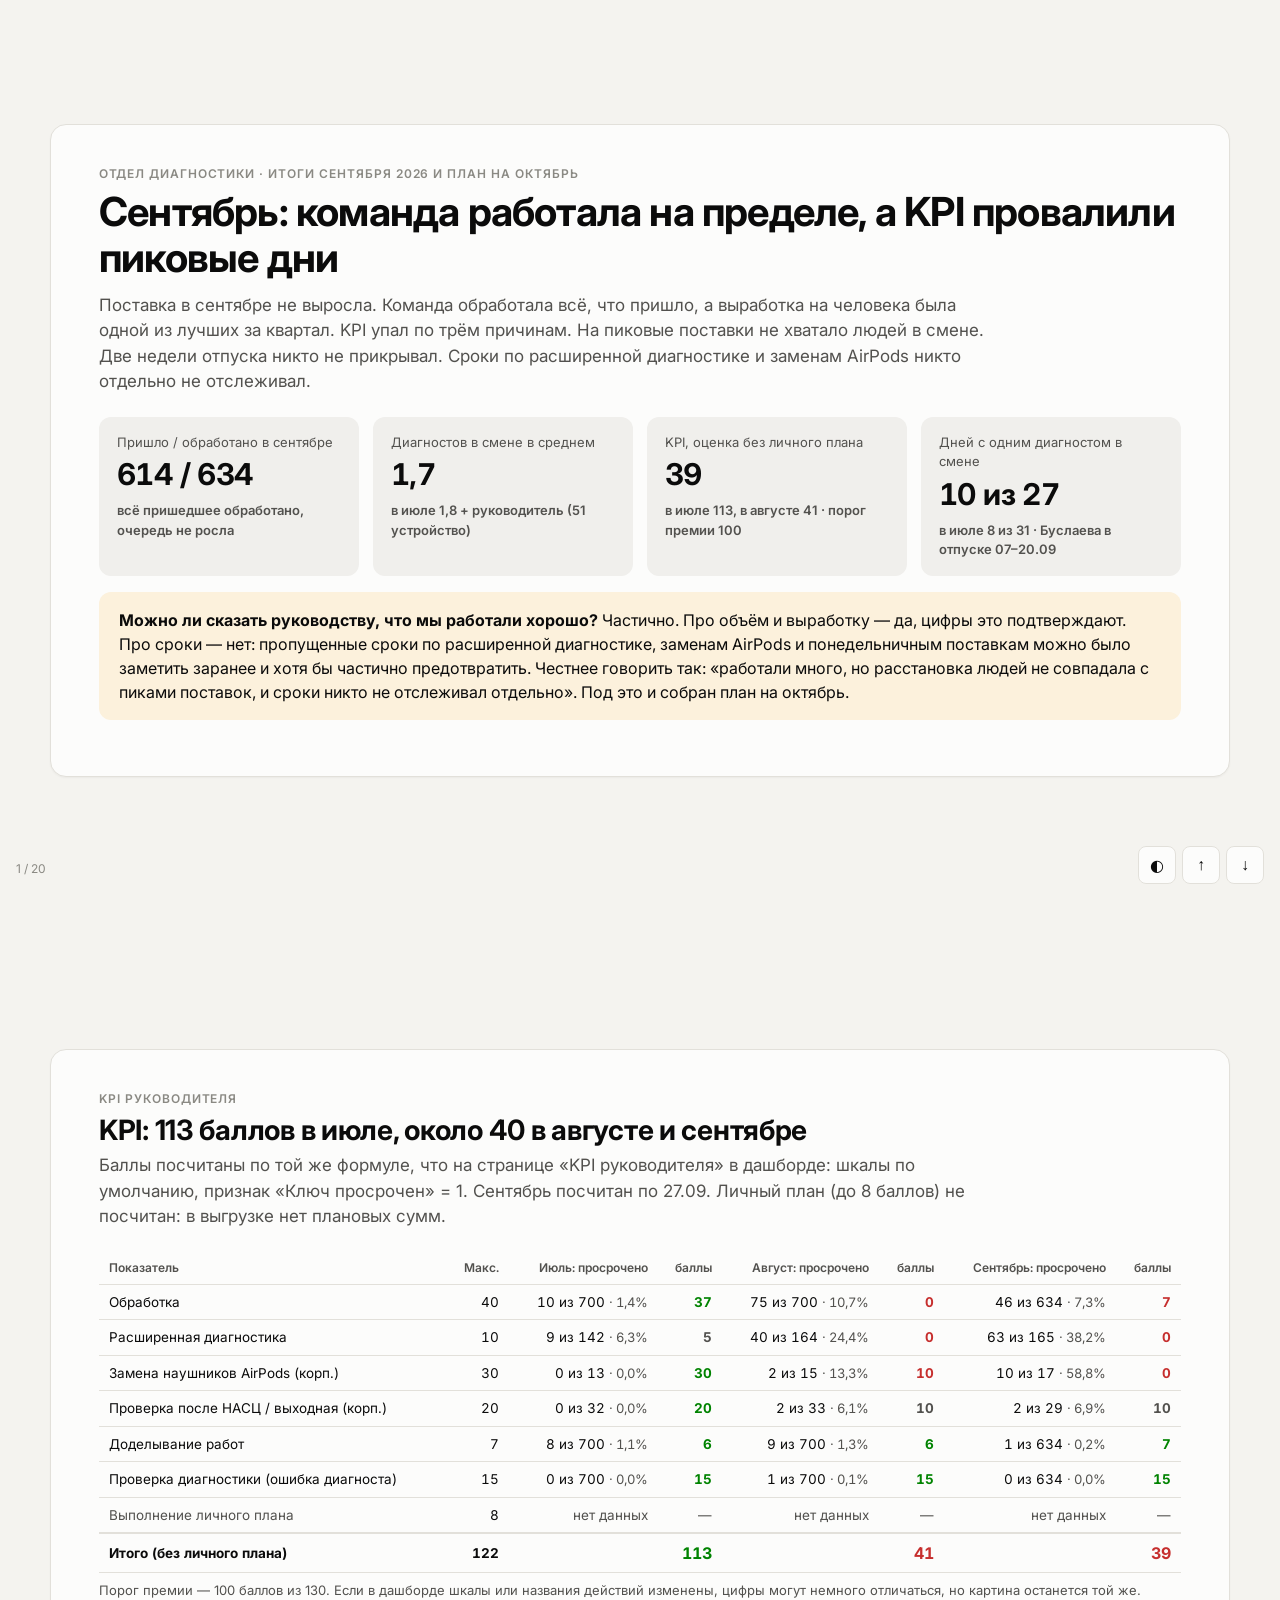
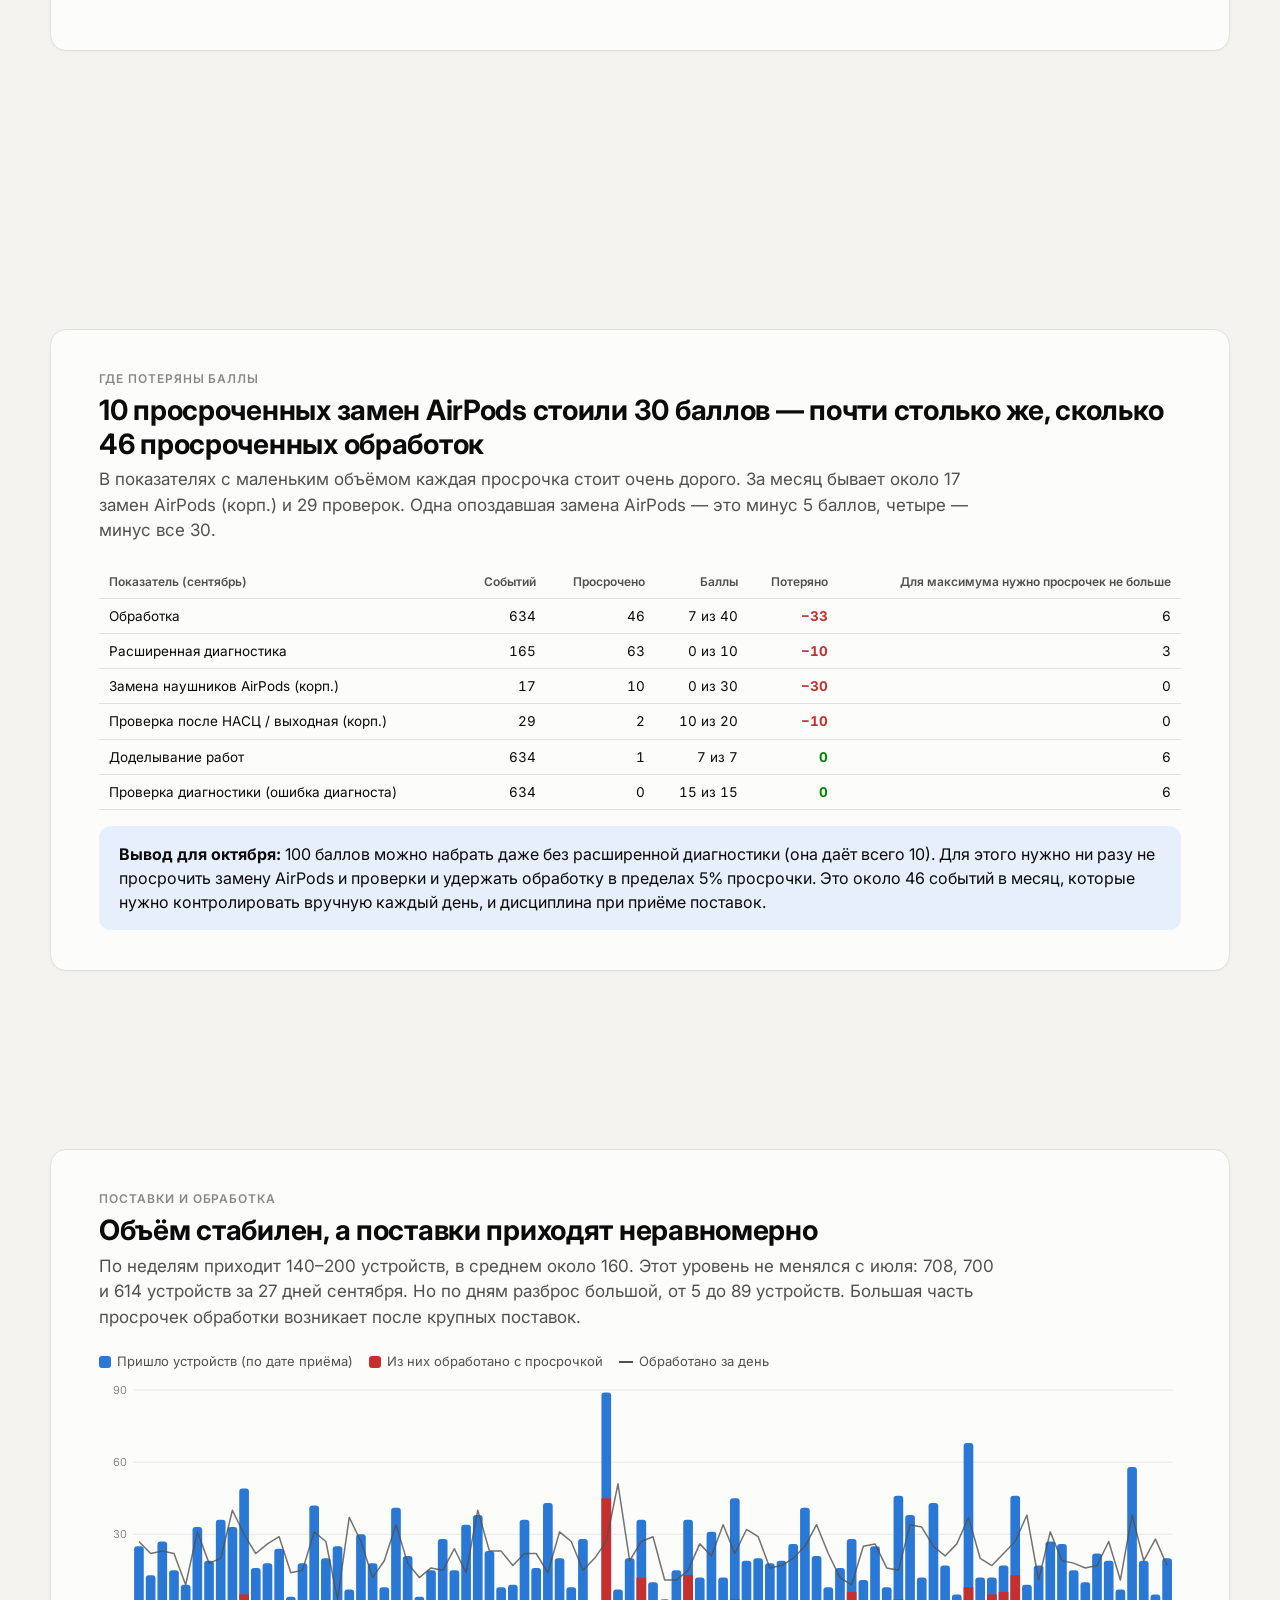
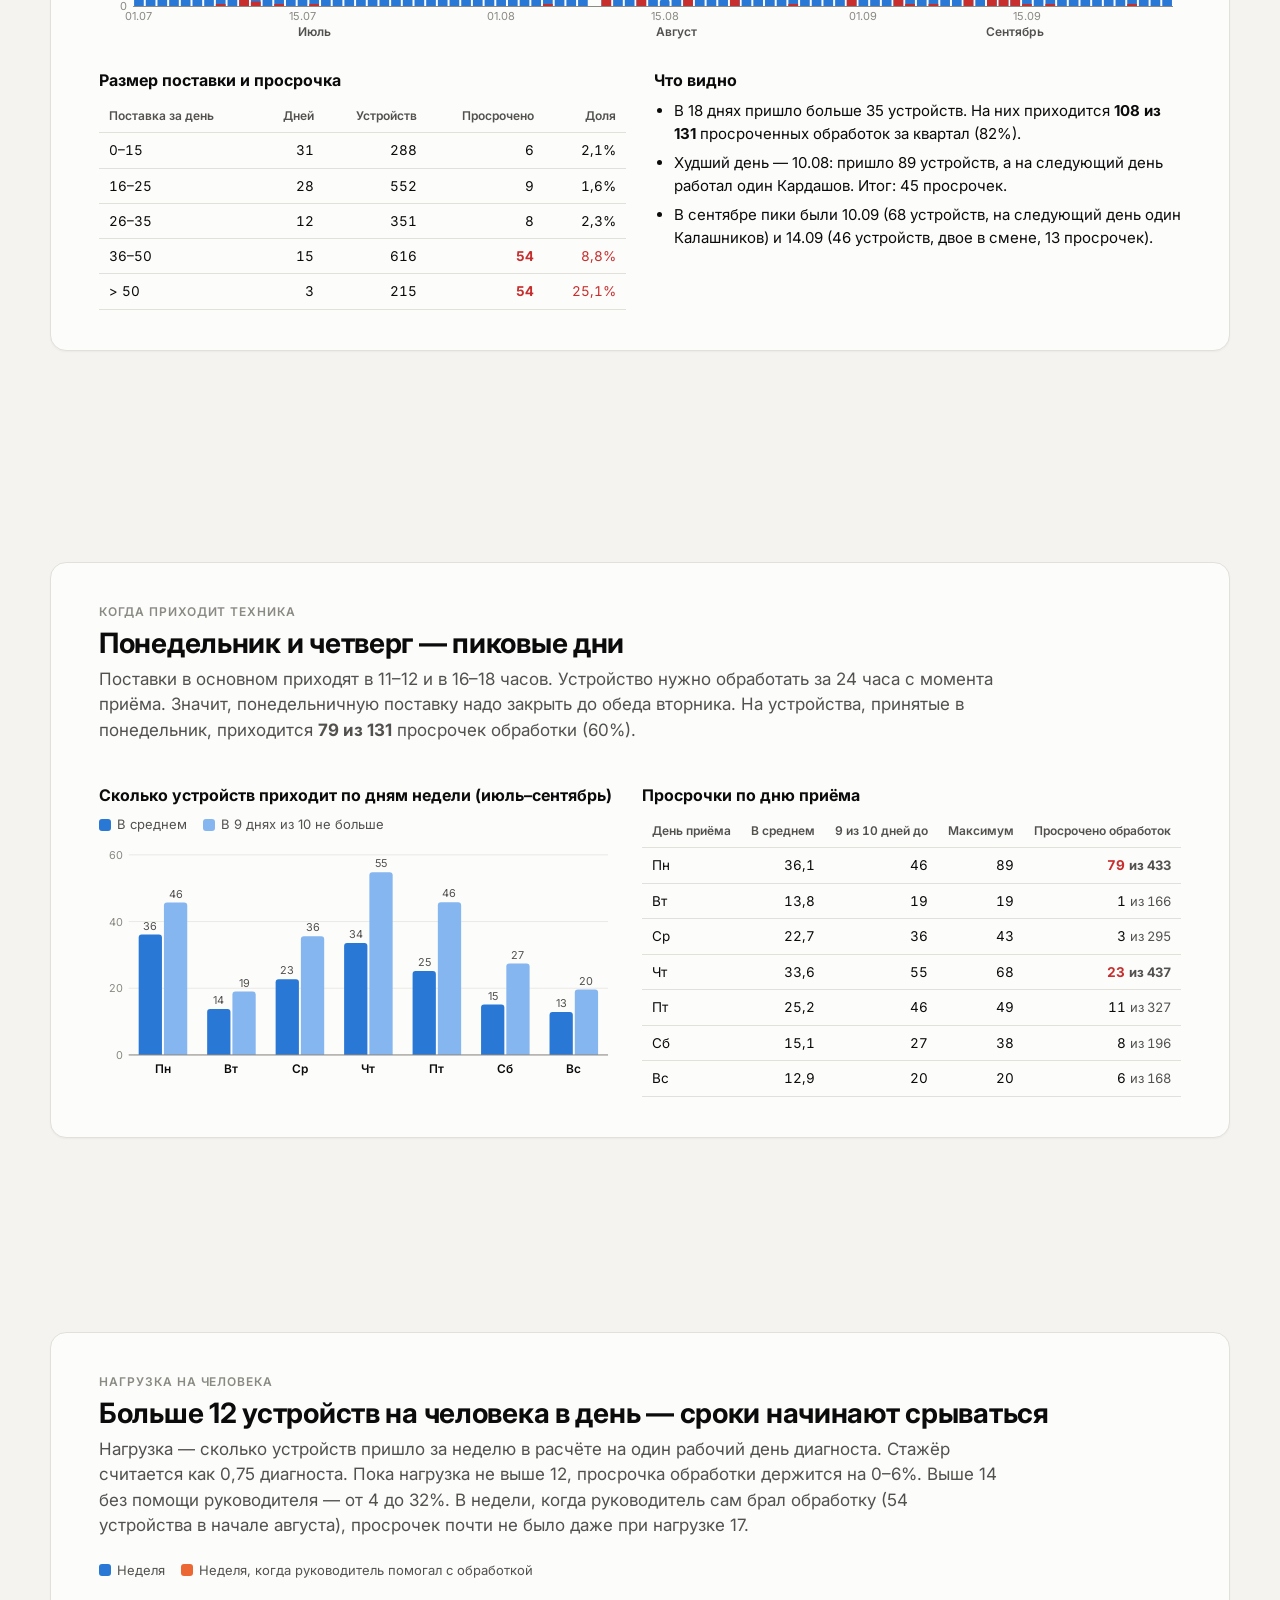
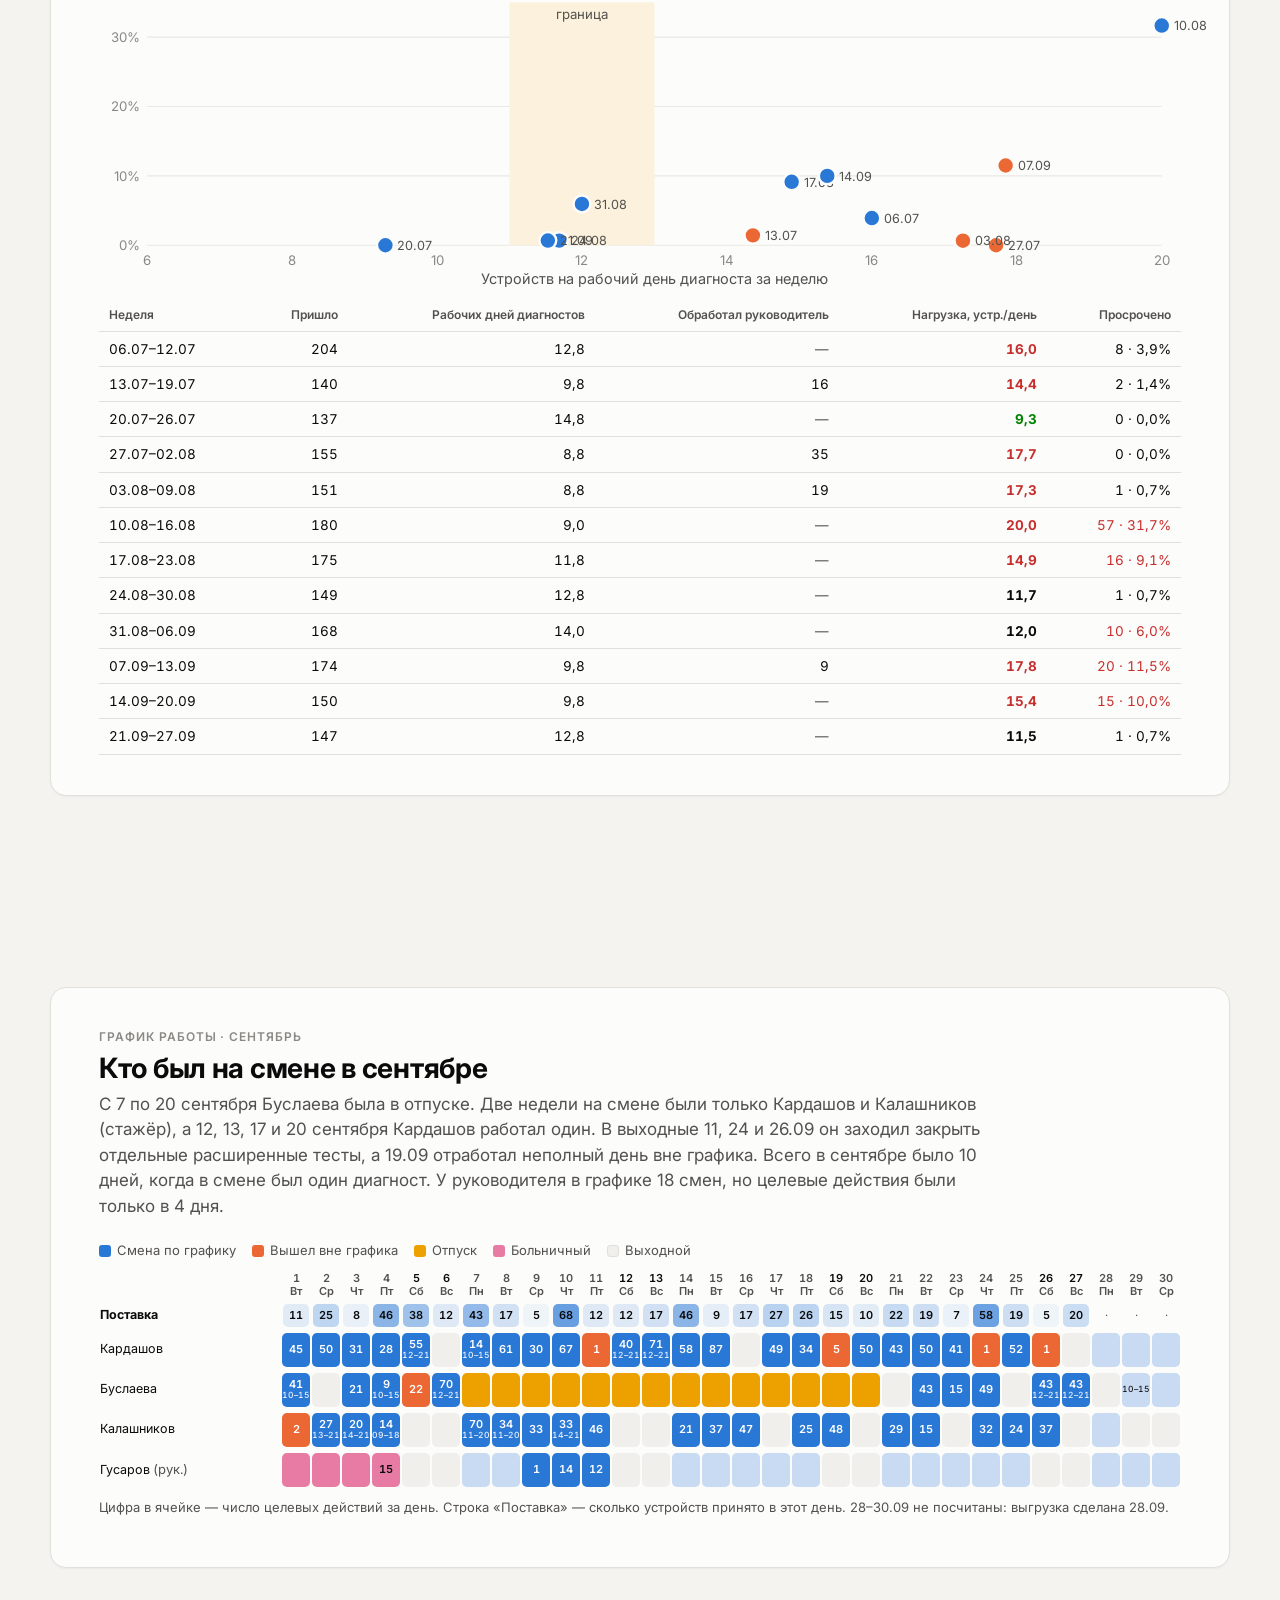
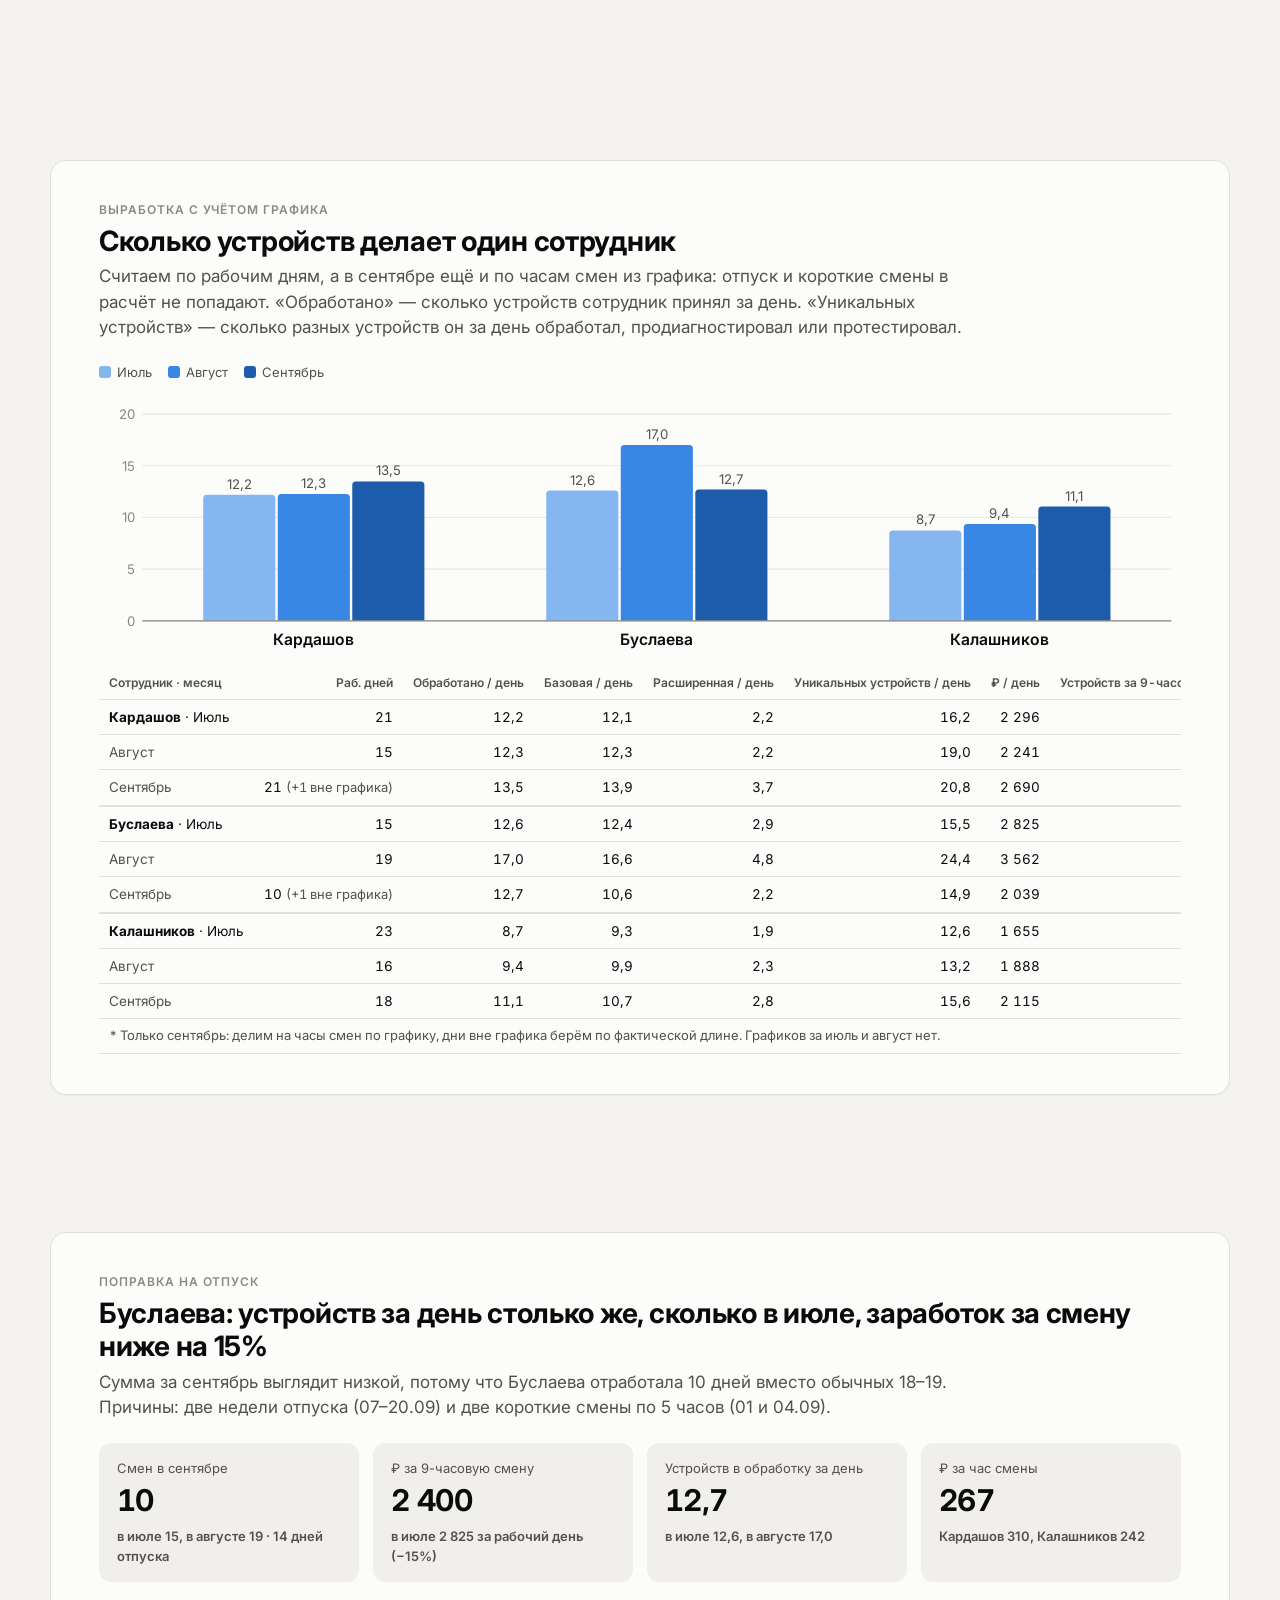
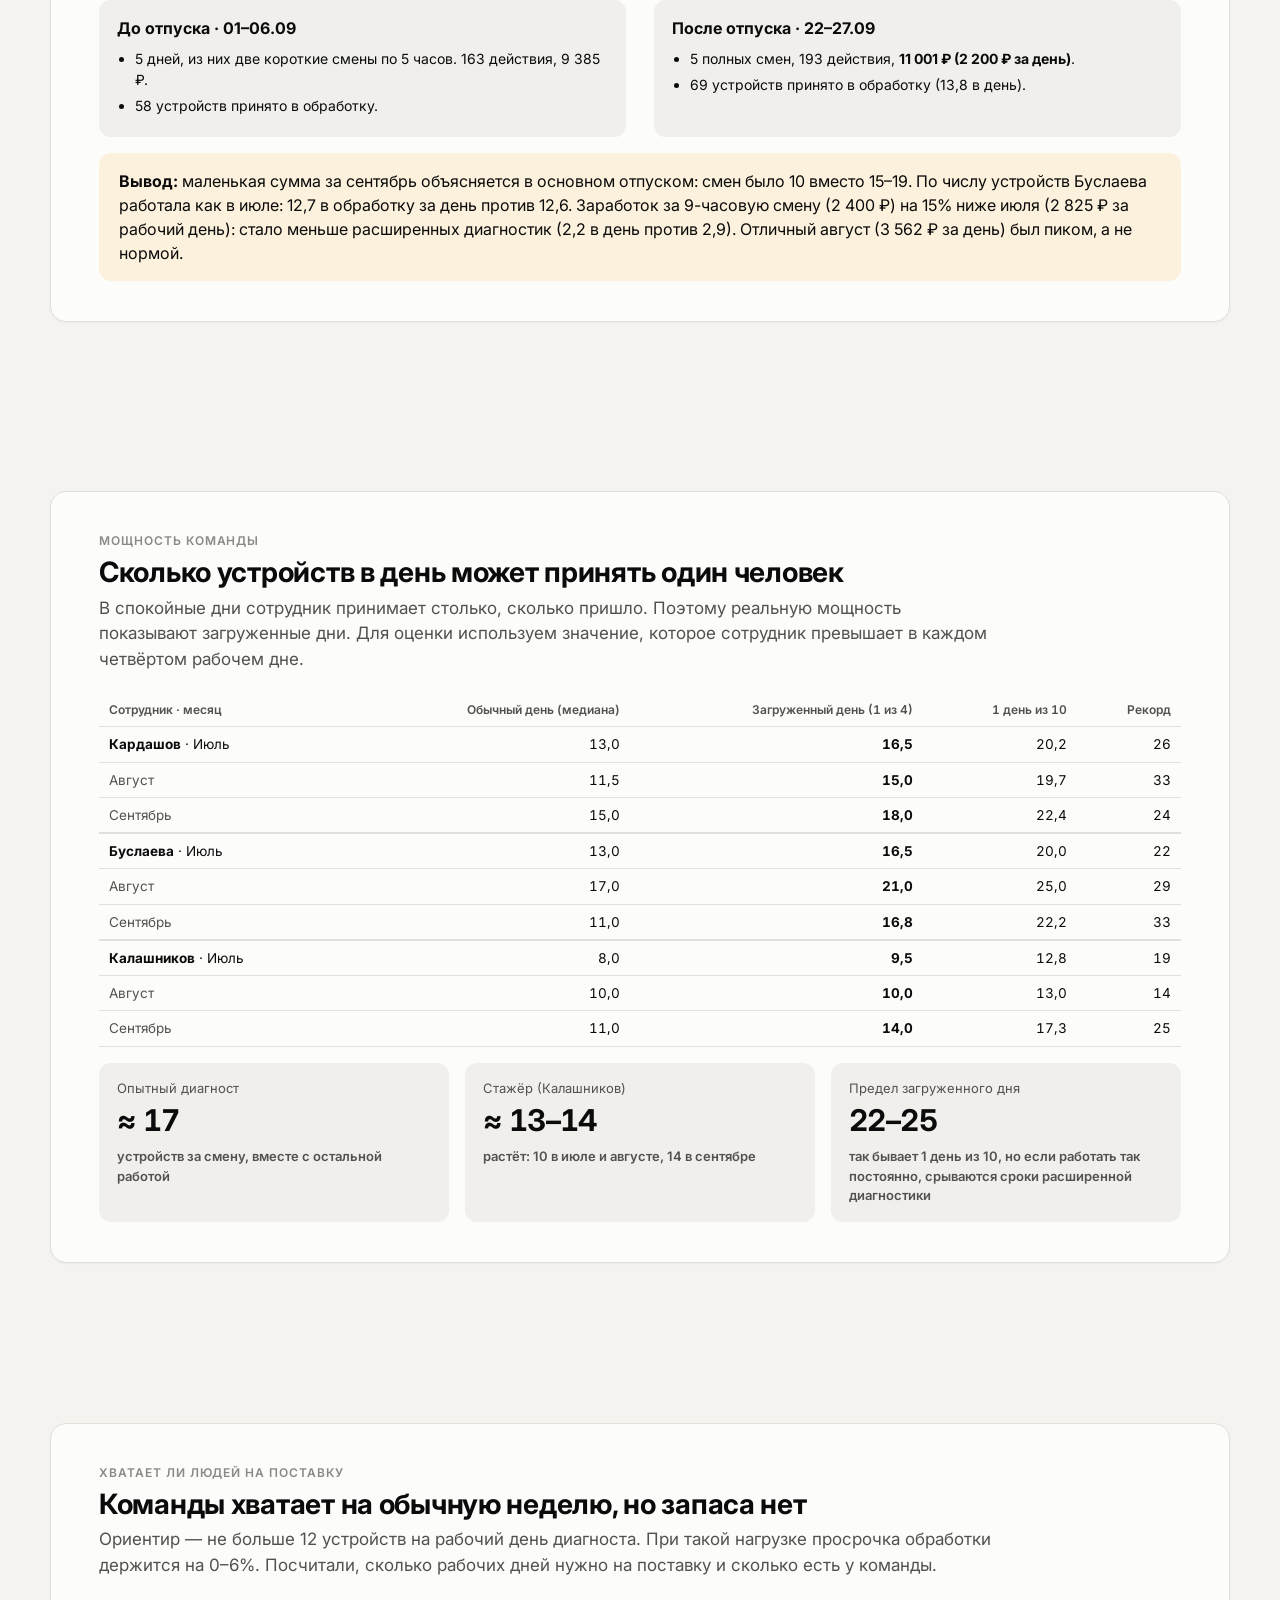
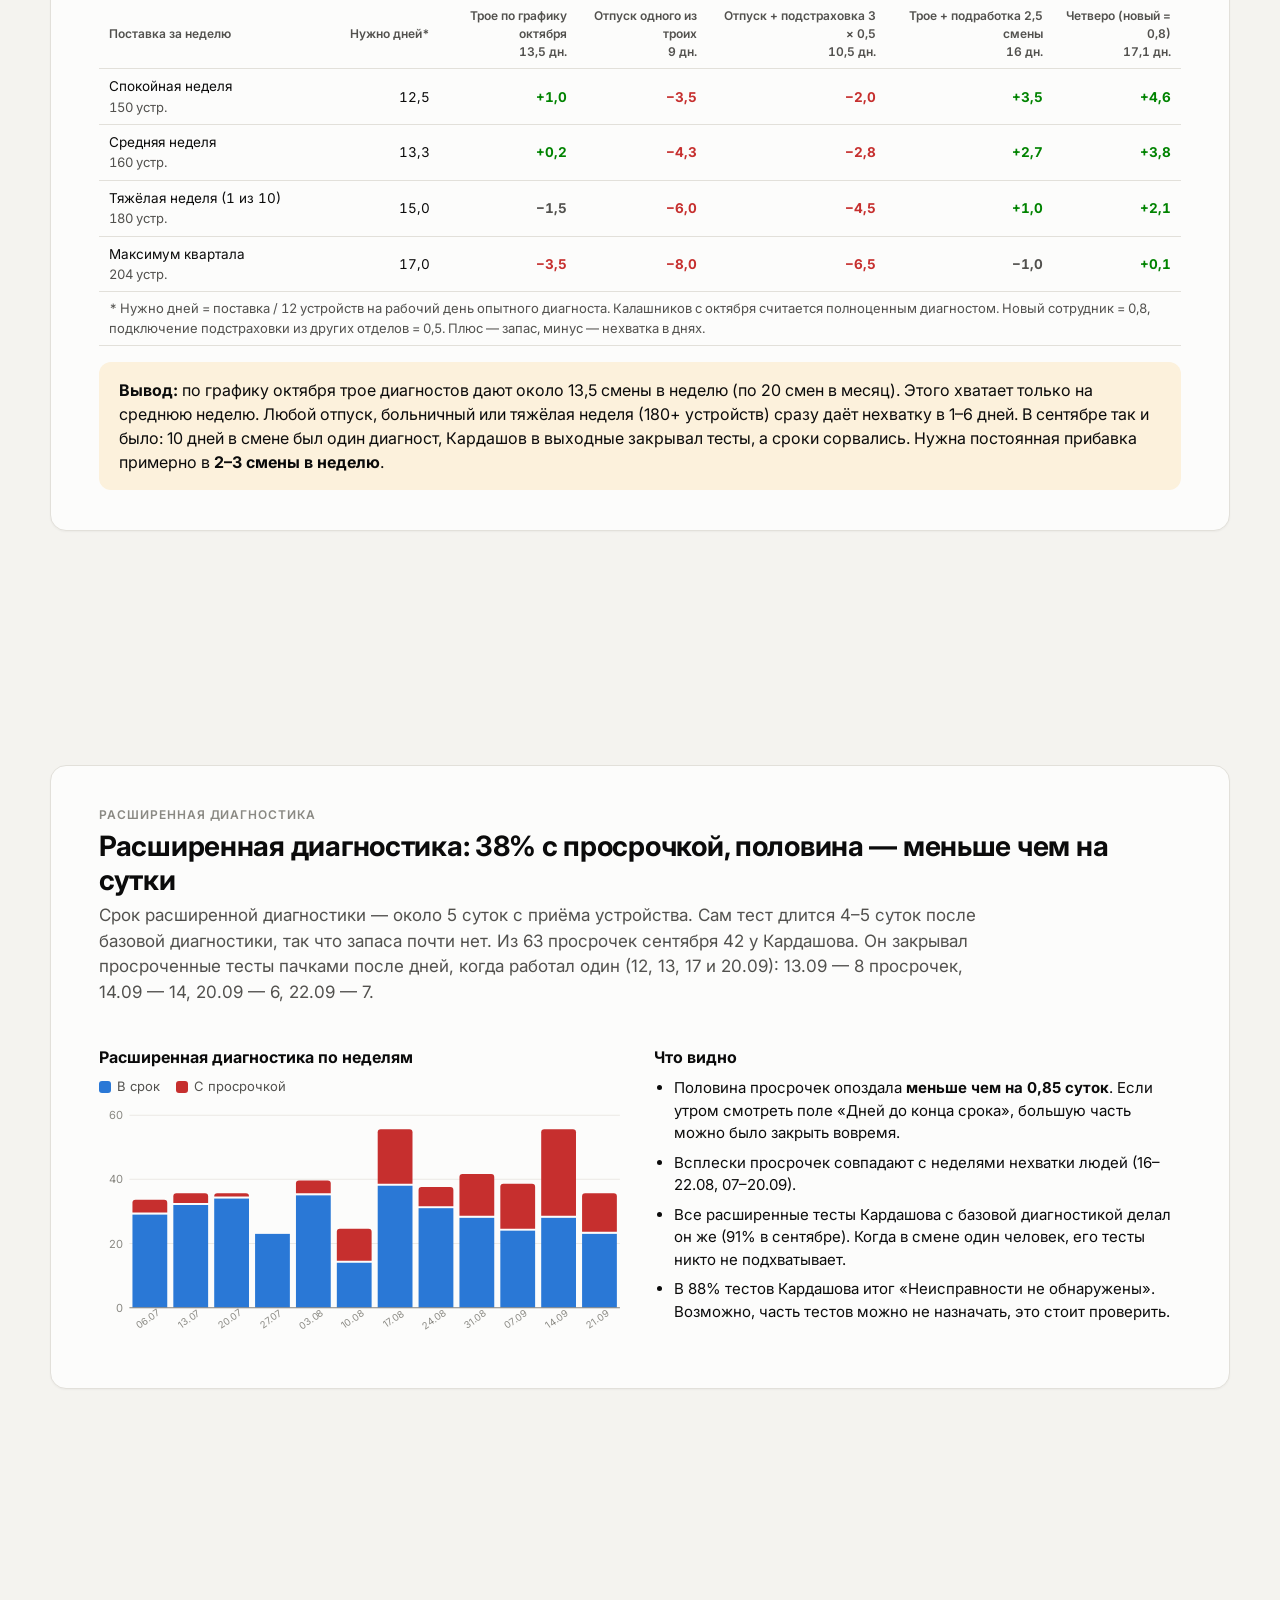
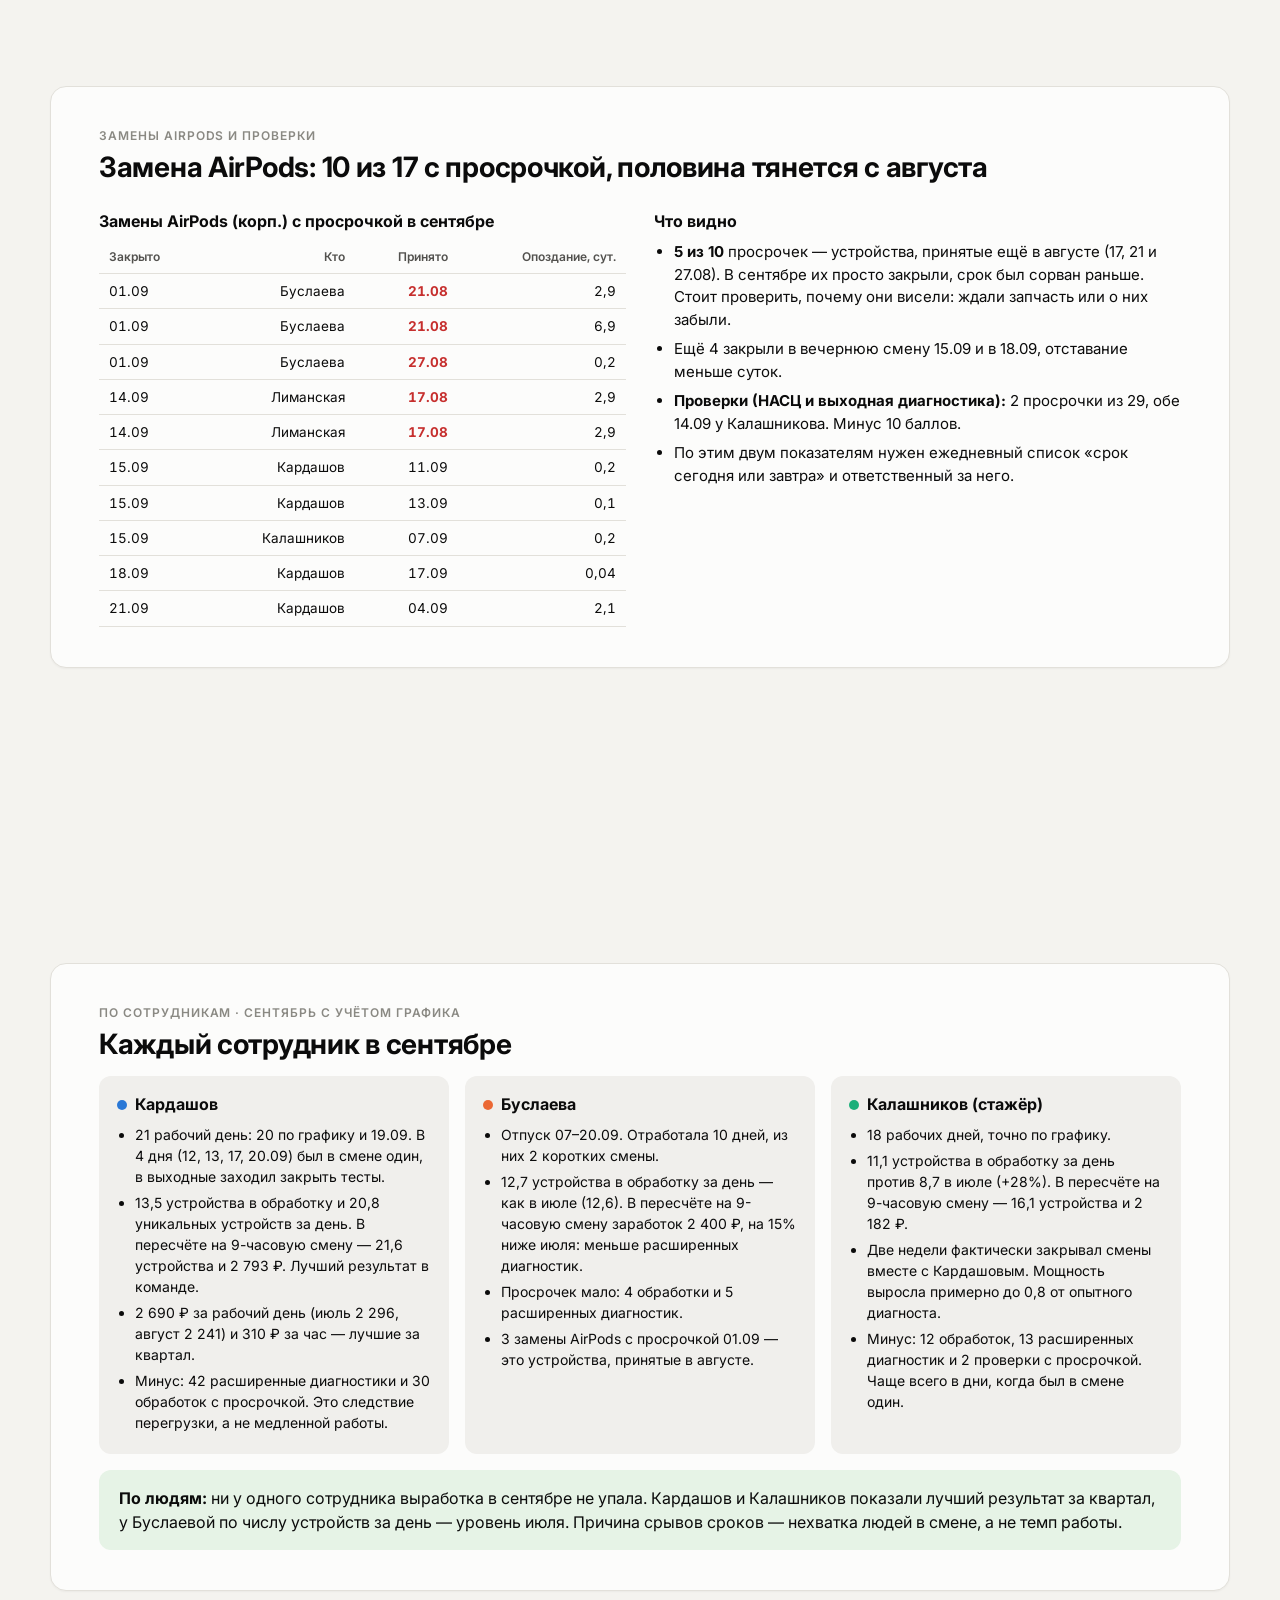
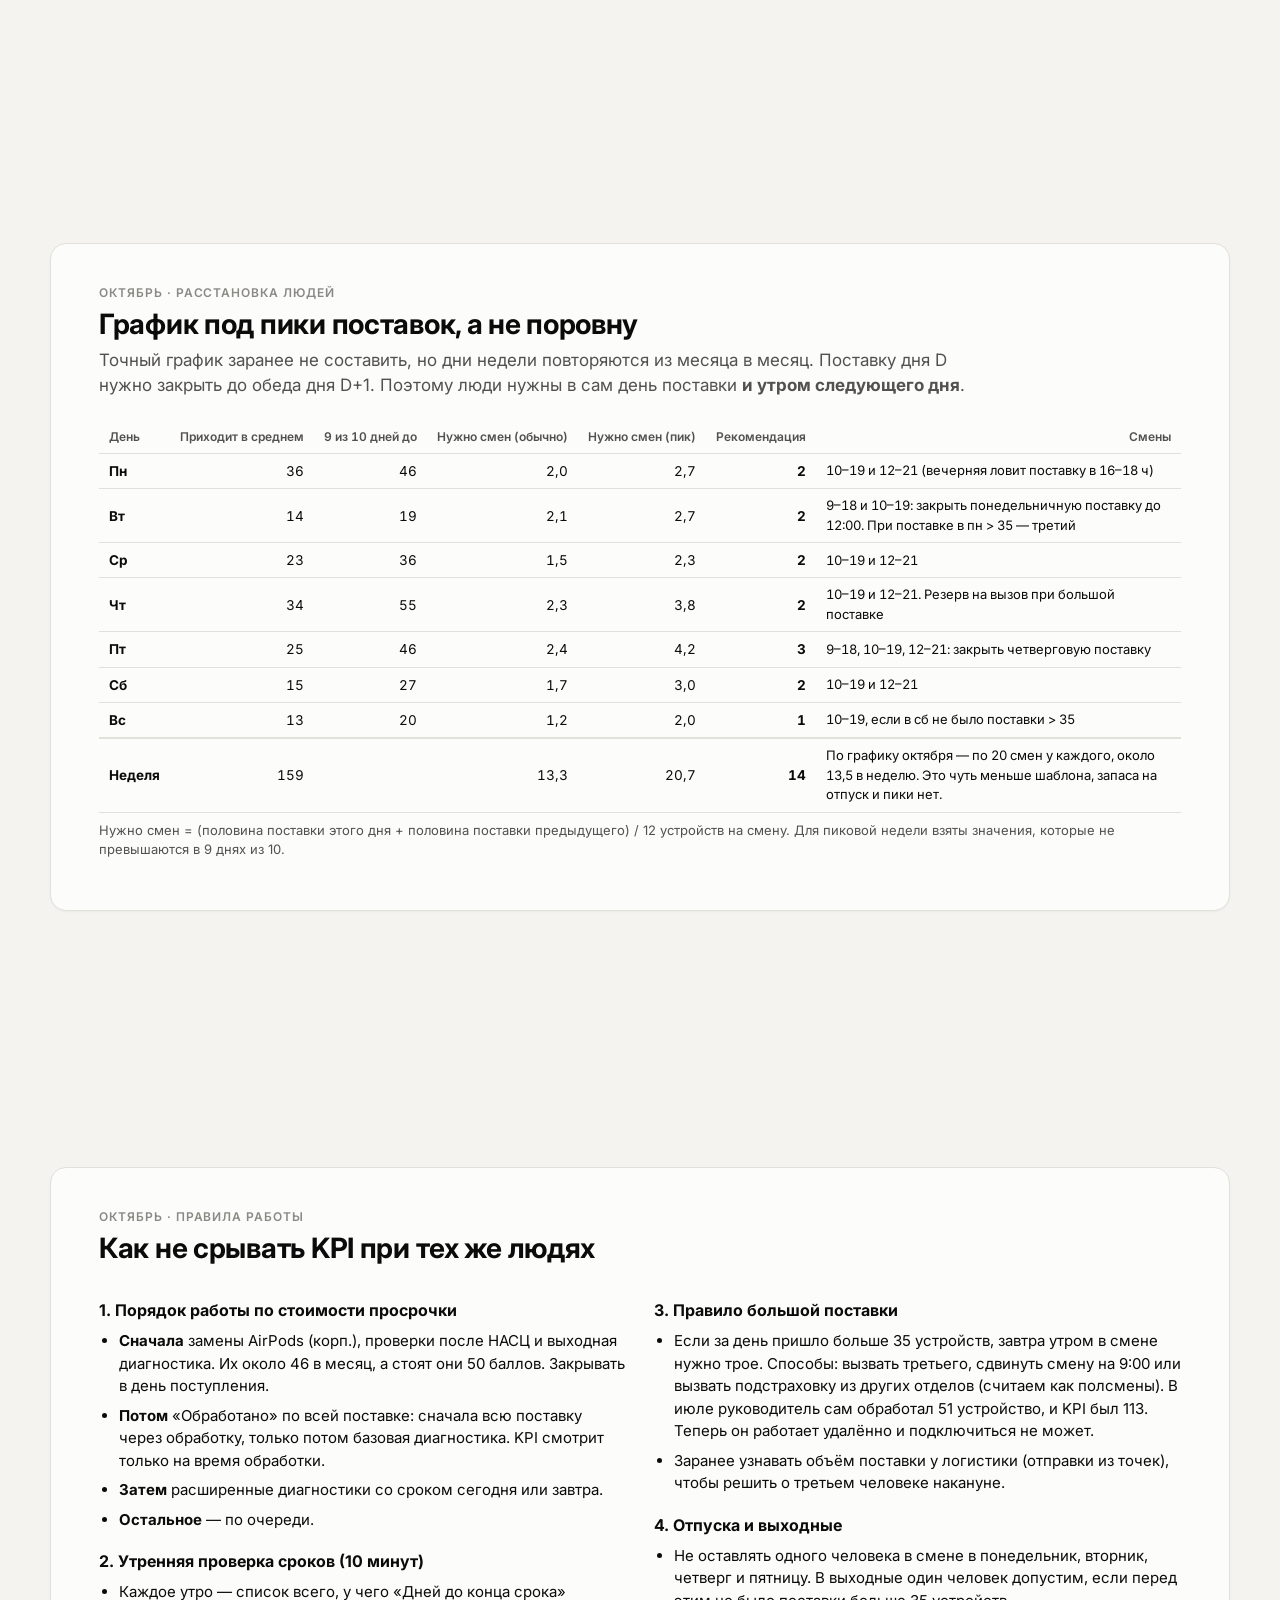
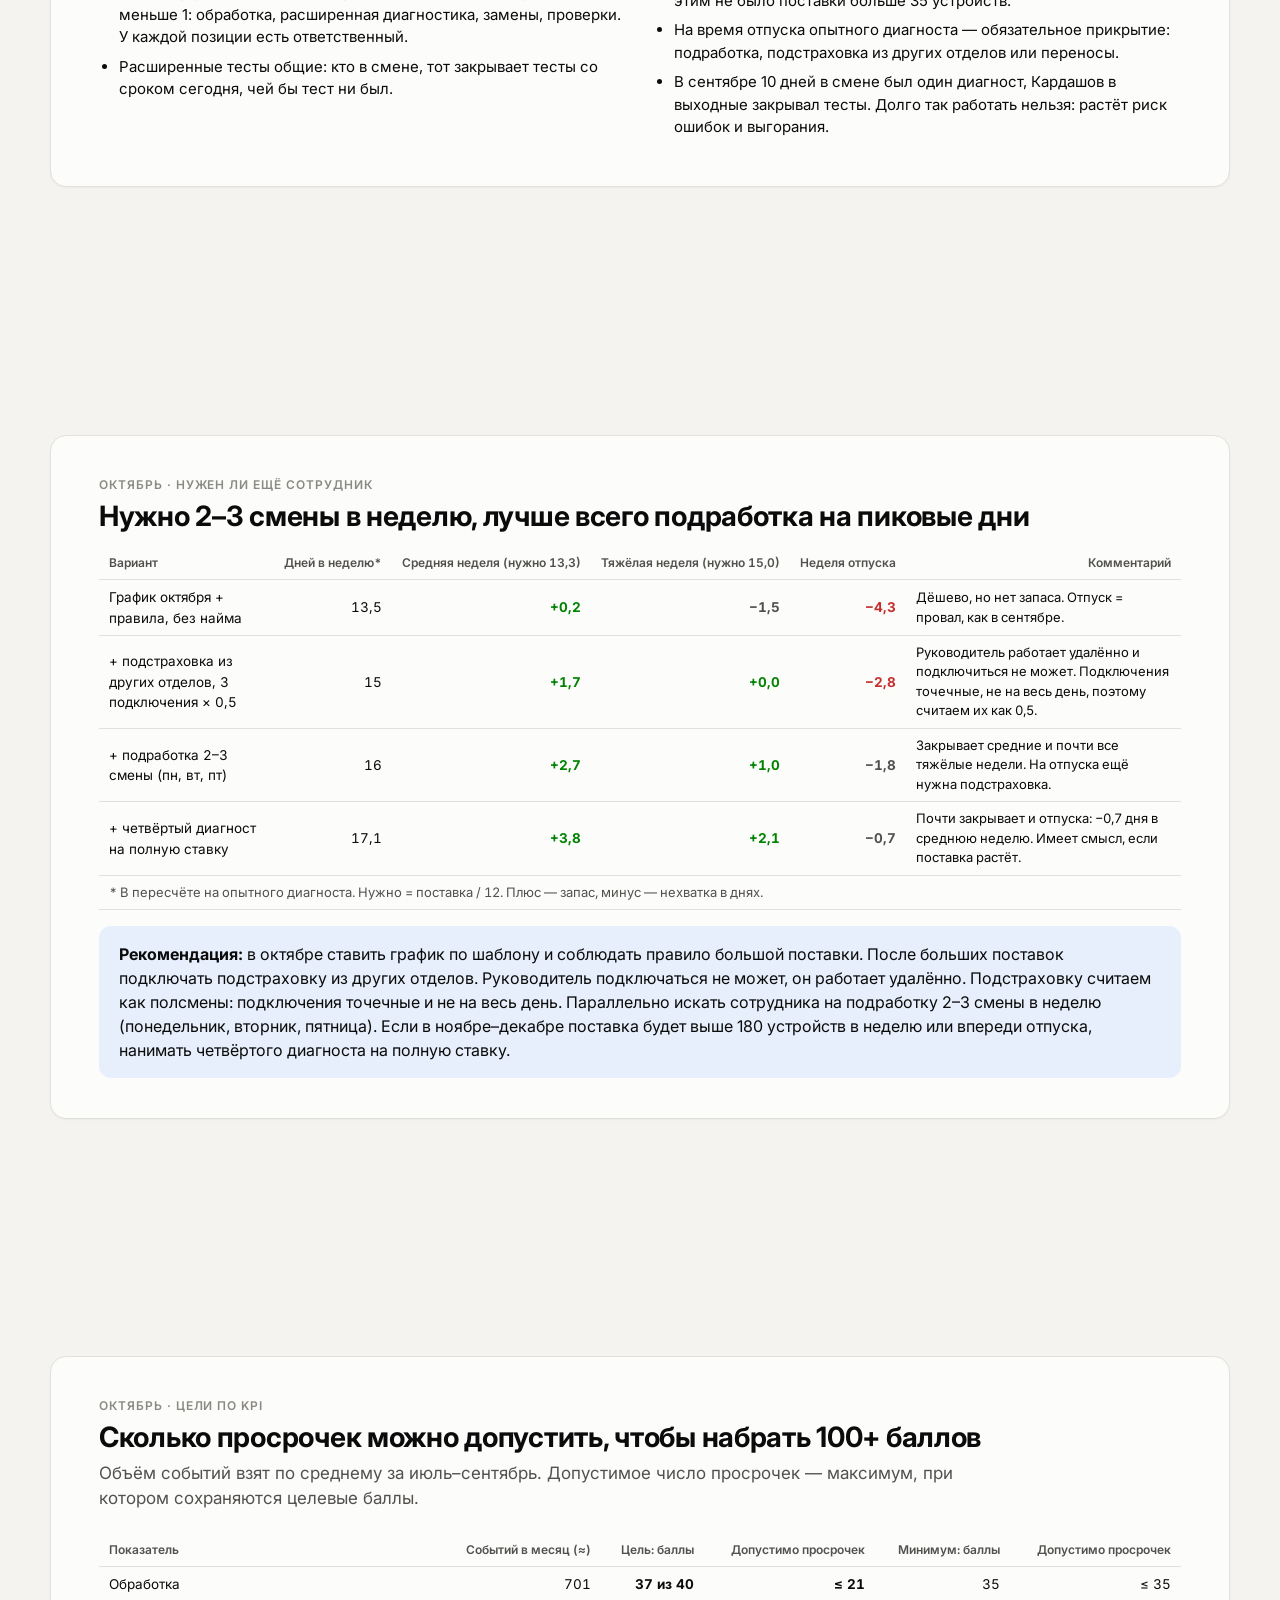
<file: Сентябрь_итоги_и_план_октябрь_2026.html>
<!doctype html>
<html lang="ru">
<head>
<meta charset="utf-8">
<meta name="viewport" content="width=device-width,initial-scale=1">
<title>Диагностика: сентябрь и октябрь</title>
<link rel="preconnect" href="https://fonts.googleapis.com">
<link href="https://fonts.googleapis.com/css2?family=Inter:wght@400;500;600;700&display=swap" rel="stylesheet">
<style>
:root{
  color-scheme:light;
  --bg:#f4f3ef; --surface:#fcfcfb; --surface-2:#f0efec; --line:#e2e0da; --grid:#ebe9e4;
  --text:#0b0b0b; --text-2:#52514e; --text-3:#8a8983;
  --accent:#2a78d6; --good:#008300; --warn:#b36b00; --bad:#c62f2e;
  --good-bg:#e6f3e6; --warn-bg:#fcf1dc; --bad-bg:#fbe6e6; --info-bg:#e6effb;
  --e1:#2a78d6; --e2:#eb6834; --e3:#1baf7a;
  --m7:#86b6ef; --m8:#3987e5; --m9:#1c5cab;
  --c1:#2a78d6; --c2:#eb6834; --c3:#1baf7a; --c4:#eda100; --c5:#e87ba4; --c6:#008300;
  --g1:#b7d3f6; --g2:#86b6ef; --g3:#5598e7; --g4:#3987e5; --g5:#256abf; --g6:#184f95; --g7:#0d366b;
}
@media (prefers-color-scheme:dark){
  :root:not([data-theme="light"]){
    color-scheme:dark;
    --bg:#121211; --surface:#1a1a19; --surface-2:#242422; --line:#33332f; --grid:#2a2a27;
    --text:#ffffff; --text-2:#c3c2b7; --text-3:#8f8e86;
    --accent:#3987e5; --good:#3fae3f; --warn:#e0a030; --bad:#e66767;
    --good-bg:#1c2b1c; --warn-bg:#2e2616; --bad-bg:#321e1e; --info-bg:#1a2536;
    --e1:#3987e5; --e2:#d95926; --e3:#199e70;
    --m7:#184f95; --m8:#3987e5; --m9:#9ec5f4;
    --c1:#3987e5; --c2:#d95926; --c3:#199e70; --c4:#c98500; --c5:#d55181; --c6:#008300;
    --g1:#cde2fb; --g2:#9ec5f4; --g3:#6da7ec; --g4:#3987e5; --g5:#2a78d6; --g6:#256abf; --g7:#1c5cab;
  }
}
:root[data-theme="dark"]{
    color-scheme:dark;
    --bg:#121211; --surface:#1a1a19; --surface-2:#242422; --line:#33332f; --grid:#2a2a27;
    --text:#ffffff; --text-2:#c3c2b7; --text-3:#8f8e86;
    --accent:#3987e5; --good:#3fae3f; --warn:#e0a030; --bad:#e66767;
    --good-bg:#1c2b1c; --warn-bg:#2e2616; --bad-bg:#321e1e; --info-bg:#1a2536;
    --e1:#3987e5; --e2:#d95926; --e3:#199e70;
    --m7:#184f95; --m8:#3987e5; --m9:#9ec5f4;
    --c1:#3987e5; --c2:#d95926; --c3:#199e70; --c4:#c98500; --c5:#d55181; --c6:#008300;
    --g1:#cde2fb; --g2:#9ec5f4; --g3:#6da7ec; --g4:#3987e5; --g5:#2a78d6; --g6:#256abf; --g7:#1c5cab;
}
*{box-sizing:border-box}
html{scroll-snap-type:y mandatory;scroll-behavior:smooth}
body{margin:0;background:var(--bg);color:var(--text);font:15px/1.5 Inter,system-ui,-apple-system,"Segoe UI",sans-serif;-webkit-font-smoothing:antialiased}
.slide{min-height:100vh;scroll-snap-align:start;display:flex;align-items:center;justify-content:center;padding:32px 16px}
.card{width:100%;max-width:1180px;background:var(--surface);border:1px solid var(--line);border-radius:16px;padding:40px 48px;box-shadow:0 1px 2px rgba(0,0,0,.04)}
.kicker{font-size:12px;letter-spacing:.08em;text-transform:uppercase;color:var(--text-3);font-weight:600;margin-bottom:6px}
h1{font-size:40px;line-height:1.15;margin:0 0 12px;letter-spacing:-.02em}
h2{font-size:28px;line-height:1.2;margin:0 0 6px;letter-spacing:-.01em}
h3{font-size:16px;margin:18px 0 8px}
.lead{font-size:17px;color:var(--text-2);margin:0 0 22px;max-width:900px}
p{margin:0 0 10px}
.muted{color:var(--text-2)} .small{font-size:13px}
.grid2{display:grid;grid-template-columns:1fr 1fr;gap:28px}
.grid3{display:grid;grid-template-columns:repeat(3,1fr);gap:16px}
.grid4{display:grid;grid-template-columns:repeat(4,1fr);gap:14px}
.tile{background:var(--surface-2);border-radius:12px;padding:16px 18px}
.tile .v{font-size:30px;font-weight:700;letter-spacing:-.02em;font-variant-numeric:tabular-nums}
.tile .l{font-size:13px;color:var(--text-2)}
.tile .d{font-size:13px;font-weight:600;margin-top:4px}
.up{color:var(--good)} .down{color:var(--bad)} .flat{color:var(--text-2)}
.verdict{border-radius:12px;padding:16px 20px;margin:16px 0;font-size:16px}
.verdict.good{background:var(--good-bg)} .verdict.warn{background:var(--warn-bg)} .verdict.info{background:var(--info-bg)} .verdict.bad{background:var(--bad-bg)}
.verdict b{font-weight:700}
ul.pts{margin:0;padding-left:20px} ul.pts li{margin:0 0 7px}
table{border-collapse:collapse;width:100%;font-size:13.5px;font-variant-numeric:tabular-nums}
th,td{padding:7px 10px;border-bottom:1px solid var(--line);text-align:right;white-space:nowrap}
th:first-child,td:first-child{text-align:left}
th{font-weight:600;color:var(--text-2);font-size:12px}
tr.sep td{border-top:2px solid var(--line)}
td.hl{font-weight:700}
.tw{overflow-x:auto}
.legend{display:flex;flex-wrap:wrap;gap:6px 16px;font-size:13px;color:var(--text-2);margin:4px 0 8px}
.legend span{display:inline-flex;align-items:center;gap:6px}
.legend i{width:12px;height:12px;border-radius:3px;display:inline-block}
.chart{width:100%;position:relative}
.chart svg{display:block;width:100%;height:auto;overflow:visible}
.chart text{font-family:inherit}
.tag{display:inline-block;font-size:12px;font-weight:600;padding:2px 8px;border-radius:99px;background:var(--surface-2);color:var(--text-2);margin-right:6px}
.emp-dot{display:inline-block;width:10px;height:10px;border-radius:50%;margin-right:8px;vertical-align:middle}
.month-col h3{margin-top:0}
.month-col{background:var(--surface-2);border-radius:12px;padding:16px 18px}
.month-col ul{padding-left:18px;margin:6px 0 0} .month-col li{margin-bottom:5px;font-size:14px}
#tip{position:fixed;pointer-events:none;z-index:50;background:var(--surface);color:var(--text);border:1px solid var(--line);border-radius:8px;padding:8px 10px;font-size:12.5px;box-shadow:0 6px 20px rgba(0,0,0,.14);opacity:0;transition:opacity .08s;max-width:260px}
#tip b{font-weight:600}
.nav{position:fixed;right:16px;bottom:16px;display:flex;gap:6px;z-index:40}
.nav button{border:1px solid var(--line);background:var(--surface);color:var(--text);border-radius:8px;width:38px;height:38px;font-size:16px;cursor:pointer}
.nav button:hover{background:var(--surface-2)}
.pg{position:fixed;left:16px;bottom:22px;font-size:12px;color:var(--text-3);z-index:40}
.hm td{text-align:center} .hm td:first-child{text-align:left}
.hm td.c{border-radius:0}
@media (max-width:820px){
  .card{padding:22px 18px} h1{font-size:28px} h2{font-size:22px}
  .grid2,.grid3{grid-template-columns:1fr} .grid4{grid-template-columns:1fr 1fr}
  html{scroll-snap-type:none}
}
@media print{
  html{scroll-snap-type:none} .nav,.pg{display:none}
  .slide{min-height:auto;page-break-after:always;padding:0} .card{border:none;box-shadow:none}
}

table.grid-t{font-size:11px;min-width:980px}
table.grid-t th,table.grid-t td{padding:3px 1px;border-bottom:none}
table.grid-t td:first-child,table.grid-t th:first-child{padding-right:10px;font-size:12.5px}
.gc{text-align:center!important;width:30px}
th.gc{font-weight:600;font-size:11px;line-height:1.2}
th.gc.we{color:var(--text)}
.cell{display:flex;flex-direction:column;align-items:center;justify-content:center;height:34px;border-radius:5px;font-size:11px;font-weight:600;color:var(--text);line-height:1.05}
.cell.dk{color:#fff}
.cell .sh{font-size:8.5px;font-weight:500;opacity:.9}
.arrv{display:inline-block;min-width:26px;padding:3px 0;border-radius:5px;font-weight:600}
</style>
</head>
<body>
<div id="tip"></div>
<div class="pg" id="pg"></div>
<div class="nav"><button id="thm" title="Тема">◐</button><button id="prv" title="Назад">↑</button><button id="nxt" title="Вперёд">↓</button></div>

<!-- 1 -->
<section class="slide"><div class="card">
  <div class="kicker">Отдел диагностики · итоги сентября 2026 и план на октябрь</div>
  <h1>Сентябрь: команда работала на пределе, а KPI провалили пиковые дни</h1>
  <p class="lead">Поставка в сентябре не выросла. Команда обработала всё, что пришло, а выработка на человека была одной из лучших за квартал. KPI упал по трём причинам. На пиковые поставки не хватало людей в смене. Две недели отпуска никто не прикрывал. Сроки по расширенной диагностике и заменам AirPods никто отдельно не отслеживал.</p>
  <div class="grid4" id="hero"></div>
  <div class="verdict warn"><b>Можно ли сказать руководству, что мы работали хорошо?</b> Частично. Про объём и выработку — да, цифры это подтверждают. Про сроки — нет: пропущенные сроки по расширенной диагностике, заменам AirPods и понедельничным поставкам можно было заметить заранее и хотя бы частично предотвратить. Честнее говорить так: «работали много, но расстановка людей не совпадала с пиками поставок, и сроки никто не отслеживал отдельно». Под это и собран план на октябрь.</div>
</div></section>

<!-- 2 KPI -->
<section class="slide"><div class="card">
  <div class="kicker">KPI руководителя</div>
  <h2>KPI: 113 баллов в июле, около 40 в августе и сентябре</h2>
  <p class="lead">Баллы посчитаны по той же формуле, что на странице «KPI руководителя» в дашборде: шкалы по умолчанию, признак «Ключ просрочен» = 1. Сентябрь посчитан по 27.09. Личный план (до 8 баллов) не посчитан: в выгрузке нет плановых сумм.</p>
  <div class="tw"><table id="tbKpi"></table></div>
  <p class="small muted" style="margin-top:8px">Порог премии — 100 баллов из 130. Если в дашборде шкалы или названия действий изменены, цифры могут немного отличаться, но картина останется той же.</p>
</div></section>

<!-- 3 where lost -->
<section class="slide"><div class="card">
  <div class="kicker">Где потеряны баллы</div>
  <h2>10 просроченных замен AirPods стоили 30 баллов — почти столько же, сколько 46 просроченных обработок</h2>
  <p class="lead">В показателях с маленьким объёмом каждая просрочка стоит очень дорого. За месяц бывает около 17 замен AirPods (корп.) и 29 проверок. Одна опоздавшая замена AirPods — это минус 5 баллов, четыре — минус все 30.</p>
  <div class="tw"><table id="tbLost"></table></div>
  <div class="verdict info" style="margin-bottom:0"><b>Вывод для октября:</b> 100 баллов можно набрать даже без расширенной диагностики (она даёт всего 10). Для этого нужно ни разу не просрочить замену AirPods и проверки и удержать обработку в пределах 5% просрочки. Это около 46 событий в месяц, которые нужно контролировать вручную каждый день, и дисциплина при приёме поставок.</div>
</div></section>

<!-- 4 flow -->
<section class="slide"><div class="card">
  <div class="kicker">Поставки и обработка</div>
  <h2>Объём стабилен, а поставки приходят неравномерно</h2>
  <p class="lead">По неделям приходит 140–200 устройств, в среднем около 160. Этот уровень не менялся с июля: 708, 700 и 614 устройств за 27 дней сентября. Но по дням разброс большой, от 5 до 89 устройств. Большая часть просрочек обработки возникает после крупных поставок.</p>
  <div class="legend"><span><i style="background:var(--c1)"></i>Пришло устройств (по дате приёма)</span><span><i style="background:var(--bad)"></i>Из них обработано с просрочкой</span><span><i style="background:var(--text-2);height:2px;width:14px;border-radius:0"></i>Обработано за день</span></div>
  <div class="chart" id="chFlow"></div>
  <div class="grid2" style="margin-top:10px">
    <div><h3>Размер поставки и просрочка</h3><div class="tw"><table id="tbBk"></table></div></div>
    <div><h3>Что видно</h3><ul class="pts">
      <li>В 18 днях пришло больше 35 устройств. На них приходится <b>108 из 131</b> просроченных обработок за квартал (82%).</li>
      <li>Худший день — 10.08: пришло 89 устройств, а на следующий день работал один Кардашов. Итог: 45 просрочек.</li>
      <li>В сентябре пики были 10.09 (68 устройств, на следующий день один Калашников) и 14.09 (46 устройств, двое в смене, 13 просрочек).</li>
    </ul></div>
  </div>
</div></section>

<!-- 5 weekday -->
<section class="slide"><div class="card">
  <div class="kicker">Когда приходит техника</div>
  <h2>Понедельник и четверг — пиковые дни</h2>
  <p class="lead">Поставки в основном приходят в 11–12 и в 16–18 часов. Устройство нужно обработать за 24 часа с момента приёма. Значит, понедельничную поставку надо закрыть до обеда вторника. На устройства, принятые в понедельник, приходится <b>79 из 131</b> просрочек обработки (60%).</p>
  <div class="grid2">
    <div><h3>Сколько устройств приходит по дням недели (июль–сентябрь)</h3><div class="legend"><span><i style="background:var(--c1)"></i>В среднем</span><span><i style="background:var(--m7)"></i>В 9 днях из 10 не больше</span></div><div class="chart" id="chWd"></div></div>
    <div><h3>Просрочки по дню приёма</h3><div class="tw"><table id="tbWd"></table></div></div>
  </div>
</div></section>

<!-- 6 load -->
<section class="slide"><div class="card">
  <div class="kicker">Нагрузка на человека</div>
  <h2>Больше 12 устройств на человека в день — сроки начинают срываться</h2>
  <p class="lead">Нагрузка — сколько устройств пришло за неделю в расчёте на один рабочий день диагноста. Стажёр считается как 0,75 диагноста. Пока нагрузка не выше 12, просрочка обработки держится на 0–6%. Выше 14 без помощи руководителя — от 4 до 32%. В недели, когда руководитель сам брал обработку (54 устройства в начале августа), просрочек почти не было даже при нагрузке 17.</p>
  <div class="chart" id="chLoad"></div>
  <div class="tw" style="margin-top:10px"><table id="tbWeeks"></table></div>
</div></section>

<!-- 7 schedule -->
<section class="slide"><div class="card">
  <div class="kicker">График работы · сентябрь</div>
  <h2>Кто был на смене в сентябре</h2>
  <p class="lead">С 7 по 20 сентября Буслаева была в отпуске. Две недели на смене были только Кардашов и Калашников (стажёр), а 12, 13, 17 и 20 сентября Кардашов работал один. В выходные 11, 24 и 26.09 он заходил закрыть отдельные расширенные тесты, а 19.09 отработал неполный день вне графика. Всего в сентябре было 10 дней, когда в смене был один диагност. У руководителя в графике 18 смен, но целевые действия были только в 4 дня.</p>
  <div class="legend"><span><i style="background:var(--c1)"></i>Смена по графику</span><span><i style="background:var(--c2)"></i>Вышел вне графика</span><span><i style="background:var(--c4)"></i>Отпуск</span><span><i style="background:var(--c5)"></i>Больничный</span><span><i style="background:var(--surface-2);border:1px solid var(--line)"></i>Выходной</span></div>
  <div class="tw"><table class="grid-t" id="tbGrid"></table></div>
  <p class="small muted" style="margin-top:8px">Цифра в ячейке — число целевых действий за день. Строка «Поставка» — сколько устройств принято в этот день. 28–30.09 не посчитаны: выгрузка сделана 28.09.</p>
</div></section>

<!-- 8 productivity -->
<section class="slide"><div class="card">
  <div class="kicker">Выработка с учётом графика</div>
  <h2>Сколько устройств делает один сотрудник</h2>
  <p class="lead">Считаем по рабочим дням, а в сентябре ещё и по часам смен из графика: отпуск и короткие смены в расчёт не попадают. «Обработано» — сколько устройств сотрудник принял за день. «Уникальных устройств» — сколько разных устройств он за день обработал, продиагностировал или протестировал.</p>
  <div class="legend" id="lgM"></div>
  <div class="chart" id="chObrDay"></div>
  <div class="tw" style="margin-top:12px"><table id="tbProd"></table></div>
</div></section>

<!-- 9 Buslaeva vacation -->
<section class="slide"><div class="card">
  <div class="kicker">Поправка на отпуск</div>
  <h2>Буслаева: устройств за день столько же, сколько в июле, заработок за смену ниже на 15%</h2>
  <p class="lead">Сумма за сентябрь выглядит низкой, потому что Буслаева отработала 10 дней вместо обычных 18–19. Причины: две недели отпуска (07–20.09) и две короткие смены по 5 часов (01 и 04.09).</p>
  <div class="grid4" id="tilesB"></div>
  <div class="grid2" style="margin-top:18px">
    <div class="month-col"><h3>До отпуска · 01–06.09</h3><ul>
      <li>5 дней, из них две короткие смены по 5 часов. 163 действия, 9 385 ₽.</li>
      <li>58 устройств принято в обработку.</li>
    </ul></div>
    <div class="month-col"><h3>После отпуска · 22–27.09</h3><ul>
      <li>5 полных смен, 193 действия, <b>11 001 ₽ (2 200 ₽ за день)</b>.</li>
      <li>69 устройств принято в обработку (13,8 в день).</li>
    </ul></div>
  </div>
  <div class="verdict warn" style="margin-bottom:0"><b>Вывод:</b> маленькая сумма за сентябрь объясняется в основном отпуском: смен было 10 вместо 15–19. По числу устройств Буслаева работала как в июле: 12,7 в обработку за день против 12,6. Заработок за 9-часовую смену (2 400 ₽) на 15% ниже июля (2 825 ₽ за рабочий день): стало меньше расширенных диагностик (2,2 в день против 2,9). Отличный август (3 562 ₽ за день) был пиком, а не нормой.</div>
</div></section>

<!-- 10 capacity -->
<section class="slide"><div class="card">
  <div class="kicker">Мощность команды</div>
  <h2>Сколько устройств в день может принять один человек</h2>
  <p class="lead">В спокойные дни сотрудник принимает столько, сколько пришло. Поэтому реальную мощность показывают загруженные дни. Для оценки используем значение, которое сотрудник превышает в каждом четвёртом рабочем дне.</p>
  <div class="tw"><table id="tbCap"></table></div>
  <div class="grid3" style="margin-top:16px">
    <div class="tile"><div class="l">Опытный диагност</div><div class="v">≈ 17</div><div class="d flat">устройств за смену, вместе с остальной работой</div></div>
    <div class="tile"><div class="l">Стажёр (Калашников)</div><div class="v">≈ 13–14</div><div class="d flat">растёт: 10 в июле и августе, 14 в сентябре</div></div>
    <div class="tile"><div class="l">Предел загруженного дня</div><div class="v">22–25</div><div class="d flat">так бывает 1 день из 10, но если работать так постоянно, срываются сроки расширенной диагностики</div></div>
  </div>
</div></section>

<!-- 11 coverage -->
<section class="slide"><div class="card">
  <div class="kicker">Хватает ли людей на поставку</div>
  <h2>Команды хватает на обычную неделю, но запаса нет</h2>
  <p class="lead">Ориентир — не больше 12 устройств на рабочий день диагноста. При такой нагрузке просрочка обработки держится на 0–6%. Посчитали, сколько рабочих дней нужно на поставку и сколько есть у команды.</p>
  <div class="tw"><table id="tbCov"></table></div>
  <div class="verdict warn" style="margin-bottom:0"><b>Вывод:</b> по графику октября трое диагностов дают около 13,5 смены в неделю (по 20 смен в месяц). Этого хватает только на среднюю неделю. Любой отпуск, больничный или тяжёлая неделя (180+ устройств) сразу даёт нехватку в 1–6 дней. В сентябре так и было: 10 дней в смене был один диагност, Кардашов в выходные закрывал тесты, а сроки сорвались. Нужна постоянная прибавка примерно в <b>2–3 смены в неделю</b>.</div>
</div></section>

<!-- 12 ext -->
<section class="slide"><div class="card">
  <div class="kicker">Расширенная диагностика</div>
  <h2>Расширенная диагностика: 38% с просрочкой, половина — меньше чем на сутки</h2>
  <p class="lead">Срок расширенной диагностики — около 5 суток с приёма устройства. Сам тест длится 4–5 суток после базовой диагностики, так что запаса почти нет. Из 63 просрочек сентября 42 у Кардашова. Он закрывал просроченные тесты пачками после дней, когда работал один (12, 13, 17 и 20.09): 13.09 — 8 просрочек, 14.09 — 14, 20.09 — 6, 22.09 — 7.</p>
  <div class="grid2">
    <div><h3>Расширенная диагностика по неделям</h3><div class="legend"><span><i style="background:var(--c1)"></i>В срок</span><span><i style="background:var(--bad)"></i>С просрочкой</span></div><div class="chart" id="chExt"></div></div>
    <div><h3>Что видно</h3><ul class="pts">
      <li>Половина просрочек опоздала <b>меньше чем на 0,85 суток</b>. Если утром смотреть поле «Дней до конца срока», большую часть можно было закрыть вовремя.</li>
      <li>Всплески просрочек совпадают с неделями нехватки людей (16–22.08, 07–20.09).</li>
      <li>Все расширенные тесты Кардашова с базовой диагностикой делал он же (91% в сентябре). Когда в смене один человек, его тесты никто не подхватывает.</li>
      <li>В 88% тестов Кардашова итог «Неисправности не обнаружены». Возможно, часть тестов можно не назначать, это стоит проверить.</li>
    </ul></div>
  </div>
</div></section>

<!-- 13 airpods checks -->
<section class="slide"><div class="card">
  <div class="kicker">Замены AirPods и проверки</div>
  <h2>Замена AirPods: 10 из 17 с просрочкой, половина тянется с августа</h2>
  <div class="grid2">
    <div><h3>Замены AirPods (корп.) с просрочкой в сентябре</h3><div class="tw"><table id="tbAir"></table></div></div>
    <div><h3>Что видно</h3><ul class="pts">
      <li><b>5 из 10</b> просрочек — устройства, принятые ещё в августе (17, 21 и 27.08). В сентябре их просто закрыли, срок был сорван раньше. Стоит проверить, почему они висели: ждали запчасть или о них забыли.</li>
      <li>Ещё 4 закрыли в вечернюю смену 15.09 и в 18.09, отставание меньше суток.</li>
      <li><b>Проверки (НАСЦ и выходная диагностика):</b> 2 просрочки из 29, обе 14.09 у Калашникова. Минус 10 баллов.</li>
      <li>По этим двум показателям нужен ежедневный список «срок сегодня или завтра» и ответственный за него.</li>
    </ul></div>
  </div>
</div></section>

<!-- 14 employees -->
<section class="slide"><div class="card">
  <div class="kicker">По сотрудникам · сентябрь с учётом графика</div>
  <h2>Каждый сотрудник в сентябре</h2>
  <div class="grid3" style="margin-top:14px">
    <div class="month-col"><h3><span class="emp-dot" style="background:var(--e1)"></span>Кардашов</h3><ul>
      <li>21 рабочий день: 20 по графику и 19.09. В 4 дня (12, 13, 17, 20.09) был в смене один, в выходные заходил закрыть тесты.</li>
      <li>13,5 устройства в обработку и 20,8 уникальных устройств за день. В пересчёте на 9-часовую смену — 21,6 устройства и 2 793 ₽. Лучший результат в команде.</li>
      <li>2 690 ₽ за рабочий день (июль 2 296, август 2 241) и 310 ₽ за час — лучшие за квартал.</li>
      <li>Минус: 42 расширенные диагностики и 30 обработок с просрочкой. Это следствие перегрузки, а не медленной работы.</li>
    </ul></div>
    <div class="month-col"><h3><span class="emp-dot" style="background:var(--e2)"></span>Буслаева</h3><ul>
      <li>Отпуск 07–20.09. Отработала 10 дней, из них 2 коротких смены.</li>
      <li>12,7 устройства в обработку за день — как в июле (12,6). В пересчёте на 9-часовую смену заработок 2 400 ₽, на 15% ниже июля: меньше расширенных диагностик.</li>
      <li>Просрочек мало: 4 обработки и 5 расширенных диагностик.</li>
      <li>3 замены AirPods с просрочкой 01.09 — это устройства, принятые в августе.</li>
    </ul></div>
    <div class="month-col"><h3><span class="emp-dot" style="background:var(--e3)"></span>Калашников (стажёр)</h3><ul>
      <li>18 рабочих дней, точно по графику.</li>
      <li>11,1 устройства в обработку за день против 8,7 в июле (+28%). В пересчёте на 9-часовую смену — 16,1 устройства и 2 182 ₽.</li>
      <li>Две недели фактически закрывал смены вместе с Кардашовым. Мощность выросла примерно до 0,8 от опытного диагноста.</li>
      <li>Минус: 12 обработок, 13 расширенных диагностик и 2 проверки с просрочкой. Чаще всего в дни, когда был в смене один.</li>
    </ul></div>
  </div>
  <div class="verdict good" style="margin-bottom:0"><b>По людям:</b> ни у одного сотрудника выработка в сентябре не упала. Кардашов и Калашников показали лучший результат за квартал, у Буслаевой по числу устройств за день — уровень июля. Причина срывов сроков — нехватка людей в смене, а не темп работы.</div>
</div></section>

<!-- 15 strategy schedule -->
<section class="slide"><div class="card">
  <div class="kicker">Октябрь · расстановка людей</div>
  <h2>График под пики поставок, а не поровну</h2>
  <p class="lead">Точный график заранее не составить, но дни недели повторяются из месяца в месяц. Поставку дня D нужно закрыть до обеда дня D+1. Поэтому люди нужны в сам день поставки <b>и утром следующего дня</b>.</p>
  <div class="tw"><table id="tbTpl"></table></div>
  <p class="small muted" style="margin-top:8px">Нужно смен = (половина поставки этого дня + половина поставки предыдущего) / 12 устройств на смену. Для пиковой недели взяты значения, которые не превышаются в 9 днях из 10.</p>
</div></section>

<!-- 16 strategy rules -->
<section class="slide"><div class="card">
  <div class="kicker">Октябрь · правила работы</div>
  <h2>Как не срывать KPI при тех же людях</h2>
  <div class="grid2" style="margin-top:14px">
    <div>
      <h3>1. Порядок работы по стоимости просрочки</h3>
      <ul class="pts">
        <li><b>Сначала</b> замены AirPods (корп.), проверки после НАСЦ и выходная диагностика. Их около 46 в месяц, а стоят они 50 баллов. Закрывать в день поступления.</li>
        <li><b>Потом</b> «Обработано» по всей поставке: сначала всю поставку через обработку, только потом базовая диагностика. KPI смотрит только на время обработки.</li>
        <li><b>Затем</b> расширенные диагностики со сроком сегодня или завтра.</li>
        <li><b>Остальное</b> — по очереди.</li>
      </ul>
      <h3>2. Утренняя проверка сроков (10 минут)</h3>
      <ul class="pts">
        <li>Каждое утро — список всего, у чего «Дней до конца срока» меньше 1: обработка, расширенная диагностика, замены, проверки. У каждой позиции есть ответственный.</li>
        <li>Расширенные тесты общие: кто в смене, тот закрывает тесты со сроком сегодня, чей бы тест ни был.</li>
      </ul>
    </div>
    <div>
      <h3>3. Правило большой поставки</h3>
      <ul class="pts">
        <li>Если за день пришло больше 35 устройств, завтра утром в смене нужно трое. Способы: вызвать третьего, сдвинуть смену на 9:00 или вызвать подстраховку из других отделов (считаем как полсмены). В июле руководитель сам обработал 51 устройство, и KPI был 113. Теперь он работает удалённо и подключиться не может.</li>
        <li>Заранее узнавать объём поставки у логистики (отправки из точек), чтобы решить о третьем человеке накануне.</li>
      </ul>
      <h3>4. Отпуска и выходные</h3>
      <ul class="pts">
        <li>Не оставлять одного человека в смене в понедельник, вторник, четверг и пятницу. В выходные один человек допустим, если перед этим не было поставки больше 35 устройств.</li>
        <li>На время отпуска опытного диагноста — обязательное прикрытие: подработка, подстраховка из других отделов или переносы.</li>
        <li>В сентябре 10 дней в смене был один диагност, Кардашов в выходные закрывал тесты. Долго так работать нельзя: растёт риск ошибок и выгорания.</li>
      </ul>
    </div>
  </div>
</div></section>

<!-- 17 hiring -->
<section class="slide"><div class="card">
  <div class="kicker">Октябрь · нужен ли ещё сотрудник</div>
  <h2>Нужно 2–3 смены в неделю, лучше всего подработка на пиковые дни</h2>
  <div class="tw" style="margin-top:14px"><table id="tbHire"></table></div>
  <div class="verdict info" style="margin-bottom:0"><b>Рекомендация:</b> в октябре ставить график по шаблону и соблюдать правило большой поставки. После больших поставок подключать подстраховку из других отделов. Руководитель подключаться не может, он работает удалённо. Подстраховку считаем как полсмены: подключения точечные и не на весь день. Параллельно искать сотрудника на подработку 2–3 смены в неделю (понедельник, вторник, пятница). Если в ноябре–декабре поставка будет выше 180 устройств в неделю или впереди отпуска, нанимать четвёртого диагноста на полную ставку.</div>
</div></section>

<!-- 18 targets -->
<section class="slide"><div class="card">
  <div class="kicker">Октябрь · цели по KPI</div>
  <h2>Сколько просрочек можно допустить, чтобы набрать 100+ баллов</h2>
  <p class="lead">Объём событий взят по среднему за июль–сентябрь. Допустимое число просрочек — максимум, при котором сохраняются целевые баллы.</p>
  <div class="tw"><table id="tbTarget"></table></div>
  <h3>Что проверять каждую неделю</h3>
  <ul class="pts">
    <li>Нагрузка за неделю: поставка / рабочие дни диагностов (подстраховка = 0,5). Цель ≤ 12.</li>
    <li>Число просрочек с начала месяца по каждому показателю в сравнении с допустимым из таблицы.</li>
    <li>Открытые замены AirPods и расширенные тесты старше 3 дней.</li>
  </ul>
</div></section>

<!-- 19 method -->
<section class="slide"><div class="card">
  <div class="kicker">Данные и допущения</div>
  <h2>Как считали</h2>
  <ul class="pts" style="margin-top:14px">
    <li><b>Действия:</b> Report_28.9.2026_13.20.20.xlsx, 01.07–27.09.2026 (28.09 неполный, исключён). <b>График:</b> export_schedule 01–30.09.2026.</li>
    <li><b>Поставка</b> — число устройств с действием «Обработано», сгруппированное по полю «Дата время приёма устройства». Каждое устройство (id сервис) обрабатывается один раз. Устройства, принятые в сентябре, но не обработанные к 28.09, в расчёт не попали: таких единицы.</li>
    <li><b>Срок обработки</b> — 24 часа с приёма. Это видно из данных: время приёма + «Дней до конца срока» = приём + 24 ч. «Ключ просрочен» = 1, если действие сделано после срока.</li>
    <li><b>KPI</b> посчитан по формулам и шкалам по умолчанию из dashboard.html (DEFAULT_KPI_METRICS). Если шкалы в Supabase переопределены, баллы могут отличаться. Личный план не посчитан. Выгрузка содержит действия 10 сотрудников, KPI-отчёт в дашборде может включать больше людей.</li>
    <li><b>Рабочий день диагноста</b> — день, в котором у сотрудника было 5 и больше действий. Дни, когда сотрудник только закрыл один-два теста, не считаются. В истории стажёр взят с весом 0,75. В прогнозе на октябрь Калашников считается полноценным диагностом (4-й месяц работы), подстраховка из других отделов — 0,5.</li>
    <li><b>Смена 9 часов</b> в расчётах «на смену» — это 8 часов работы и час перерыва. Короткие смены (5 ч) пересчитаны по часам.</li>
    <li><b>Заработок</b> — сумма поля price.</li>
  </ul>
</div></section>

<!-- 20 done -->
<section class="slide"><div class="card">
  <div class="kicker">Октябрь · статус на 30.09</div>
  <h2>Что уже сделано и что ещё нужно</h2>
  <div class="grid3" style="margin-top:16px">
    <div class="month-col"><h3>Сделано</h3><ul>
      <li><b>График на октябрь без отпусков.</b> 60 смен, по 20 у каждого, около 13,5 в неделю. В сентябре было 53 смены при двухнедельном отпуске.</li>
      <li><b>Два человека в смене в 27 днях из 31</b>, 16.10 — трое. В сентябре 10 дней в смене был один диагност.</li>
      <li><b>Время смен подстроено под поставки.</b> По понедельникам и четвергам один работает 12–21 и принимает вечернюю поставку. По вторникам и пятницам один выходит в 9:00, чтобы закрыть вчерашнюю поставку до обеда.</li>
      <li><b>Кардашов перенесён</b> с воскресенья 18.10 на пятницу 16.10. 01.10 закрыт двумя.</li>
      <li><b>Калашников с октября считается полноценным диагностом</b>: он отработал 3 месяца и растёт каждый месяц. В графике он пока записан как «Стажёр».</li>
    </ul></div>
    <div class="month-col"><h3>Ограничения</h3><ul>
      <li><b>Буслаева не работает по пятницам</b> (учебный день). В 4 пятницах из 5 после четверговой поставки в смене двое, а в пиковый день нужно 3–4.</li>
      <li><b>Руководитель работает удалённо</b> и подключиться к обработке не может. В июле он сам обработал 51 устройство, и это был единственный месяц с KPI выше 100.</li>
      <li><b>Подстраховка есть</b>: сотрудники других отделов. Но подключения точечные, не на весь день, а KPI отдела для них не в приоритете. Считаем их как 0,5 смены за подключение, а то и меньше.</li>
      <li>В 3 днях в смене один человек: 11.10, 18.10 (Калашников), 28.10.</li>
    </ul></div>
    <div class="month-col"><h3>Что нужно</h3><ul>
      <li><b>Человек на подстраховку.</b> Нужен на следующий день после поставки больше 35 устройств, в первую очередь в пятницы 02, 09, 23 и 30.10 и во вторники.</li>
      <li><b>Сколько подстраховки нужно.</b> В среднюю неделю (160 устройств) смен хватает впритык: +0,2. В тяжёлую неделю (175–180) не хватает 1,5 смены — это 3 подключения по 0,5. После пиковой четверговой поставки в пятницу нужно 4–5 подключений, этого подстраховкой не закрыть.</li>
      <li><b>Подработка на 2–3 смены в неделю</b> (пн, вт, пт) остаётся главной рекомендацией. Без неё тяжёлые недели и будущие отпуска снова дадут просрочки.</li>
      <li><b>Ежедневно утром</b> смотреть сроки по заменам AirPods, проверкам и расширенным тестам. На это приходится 60 баллов KPI, и график их не решает.</li>
    </ul></div>
  </div>
  <div class="verdict warn" style="margin-bottom:0"><b>Прогноз на октябрь при нагрузке как в сентябре:</b> в обычные недели просрочка обработки 1–5% (35–37 баллов), это заметно лучше сентябрьских 7,3%. В неделю с поставкой больше 50 за день без полноценного третьего человека на следующий день будет 10+ просрочек. Точечная подстраховка по 0,5 это смягчит, но полностью не закроет.</div>
</div></section>

<script>
const D = {"pp": {"Кардашов Михаил|7": {"days": 21, "n": 863, "earn": 48208.0, "obr": 256, "base": 254, "ext": 46, "obr_day": 12.19047619047619, "base_day": 12.095238095238095, "ext_day": 2.1904761904761907, "dev_day": 16.238095238095237, "obr_p50": 13.0, "obr_p75": 16.5, "obr_p90": 20.199999999999996, "obr_max": 26, "earn_day": 2295.6190476190477, "act_day": 41.095238095238095, "ov_obr": 9, "ov_ext": 5}, "Кардашов Михаил|8": {"days": 15, "n": 606, "earn": 33610.0, "obr": 184, "base": 185, "ext": 33, "obr_day": 12.266666666666667, "base_day": 12.333333333333334, "ext_day": 2.2, "dev_day": 19.0, "obr_p50": 11.5, "obr_p75": 15.0, "obr_p90": 19.700000000000003, "obr_max": 33, "earn_day": 2240.6666666666665, "act_day": 40.4, "ov_obr": 40, "ov_ext": 17}, "Кардашов Михаил|9": {"days": 21, "n": 964, "earn": 56481.8, "obr": 283, "base": 291, "ext": 77, "obr_day": 13.476190476190476, "base_day": 13.857142857142858, "ext_day": 3.6666666666666665, "dev_day": 20.761904761904763, "obr_p50": 15.0, "obr_p75": 18.0, "obr_p90": 22.4, "obr_max": 24, "earn_day": 2689.609523809524, "act_day": 45.904761904761905, "ov_obr": 30, "ov_ext": 42, "micro": [11, 24, 26], "sched_shifts": 20, "sched_hours": 176.0, "extra_days": [19], "missed": [], "vac": 0, "hours": 182.01055555555556, "earn_hour": 310.32156254673873, "obr_hour": 1.554854877159139, "dev_9h": 21.559189180114707, "earn_9h": 2792.8940629206486, "act_hour": 5.296396118662226}, "Буслаева Екатерина|7": {"days": 15, "n": 623, "earn": 42369.0, "obr": 189, "base": 186, "ext": 43, "obr_day": 12.6, "base_day": 12.4, "ext_day": 2.8666666666666667, "dev_day": 15.466666666666667, "obr_p50": 13.0, "obr_p75": 16.5, "obr_p90": 20.0, "obr_max": 22, "earn_day": 2824.6, "act_day": 41.53333333333333, "ov_obr": 0, "ov_ext": 2}, "Буслаева Екатерина|8": {"days": 19, "n": 1048, "earn": 67676.0, "obr": 323, "base": 316, "ext": 92, "obr_day": 17.0, "base_day": 16.63157894736842, "ext_day": 4.842105263157895, "dev_day": 24.36842105263158, "obr_p50": 17.0, "obr_p75": 21.0, "obr_p90": 24.999999999999996, "obr_max": 29, "earn_day": 3561.8947368421054, "act_day": 55.1578947368421, "ov_obr": 17, "ov_ext": 13}, "Буслаева Екатерина|9": {"days": 10, "n": 356, "earn": 20386.0, "obr": 127, "base": 106, "ext": 22, "obr_day": 12.7, "base_day": 10.6, "ext_day": 2.2, "dev_day": 14.9, "obr_p50": 11.0, "obr_p75": 16.75, "obr_p90": 22.199999999999996, "obr_max": 33, "earn_day": 2038.6, "act_day": 35.6, "ov_obr": 4, "ov_ext": 5, "micro": [], "sched_shifts": 9, "sched_hours": 73.0, "extra_days": [5], "missed": [], "vac": 14, "hours": 76.45527777777778, "earn_hour": 266.6395387281599, "obr_hour": 1.6611018060667273, "dev_9h": 17.539665527051035, "earn_9h": 2399.755848553439, "act_hour": 4.656316873698858}, "Калашников Даниил|7": {"days": 23, "n": 610, "earn": 38063.0, "obr": 201, "base": 213, "ext": 44, "obr_day": 8.73913043478261, "base_day": 9.26086956521739, "ext_day": 1.9130434782608696, "dev_day": 12.565217391304348, "obr_p50": 8.0, "obr_p75": 9.5, "obr_p90": 12.8, "obr_max": 19, "earn_day": 1654.9130434782608, "act_day": 26.52173913043478, "ov_obr": 1, "ov_ext": 1}, "Калашников Даниил|8": {"days": 16, "n": 454, "earn": 30206.0, "obr": 150, "base": 159, "ext": 36, "obr_day": 9.375, "base_day": 9.9375, "ext_day": 2.25, "dev_day": 13.1875, "obr_p50": 10.0, "obr_p75": 10.0, "obr_p90": 13.0, "obr_max": 14, "earn_day": 1887.875, "act_day": 28.375, "ov_obr": 10, "ov_ext": 8}, "Калашников Даниил|9": {"days": 18, "n": 594, "earn": 38064.4, "obr": 199, "base": 192, "ext": 51, "obr_day": 11.055555555555555, "base_day": 10.666666666666666, "ext_day": 2.8333333333333335, "dev_day": 15.555555555555555, "obr_p50": 11.0, "obr_p75": 14.0, "obr_p90": 17.3, "obr_max": 25, "earn_day": 2114.688888888889, "act_day": 33.0, "ov_obr": 12, "ov_ext": 13, "micro": [1], "sched_shifts": 18, "sched_hours": 157.0, "extra_days": [], "missed": [], "vac": 0, "hours": 157.0, "earn_hour": 242.44840764331212, "obr_hour": 1.267515923566879, "dev_9h": 16.05095541401274, "earn_9h": 2182.0356687898093, "act_hour": 3.78343949044586}}, "daily": [{"d": "2026-07-01", "arr": 25, "proc": 27, "ov": 0, "who": [0, 1, 2]}, {"d": "2026-07-02", "arr": 13, "proc": 22, "ov": 0, "who": [0, 2]}, {"d": "2026-07-03", "arr": 27, "proc": 23, "ov": 0, "who": [1, 2]}, {"d": "2026-07-04", "arr": 15, "proc": 22, "ov": 0, "who": [1]}, {"d": "2026-07-05", "arr": 9, "proc": 9, "ov": 0, "who": [0]}, {"d": "2026-07-06", "arr": 33, "proc": 31, "ov": 0, "who": [0, 1, 2]}, {"d": "2026-07-07", "arr": 19, "proc": 18, "ov": 0, "who": [0, 2]}, {"d": "2026-07-08", "arr": 36, "proc": 20, "ov": 1, "who": [0, 2]}, {"d": "2026-07-09", "arr": 33, "proc": 40, "ov": 0, "who": [0, 1, 2]}, {"d": "2026-07-10", "arr": 49, "proc": 30, "ov": 5, "who": [1, 2]}, {"d": "2026-07-11", "arr": 16, "proc": 22, "ov": 2, "who": [1]}, {"d": "2026-07-12", "arr": 18, "proc": 26, "ov": 0, "who": [0]}, {"d": "2026-07-13", "arr": 24, "proc": 29, "ov": 1, "who": [0, 2]}, {"d": "2026-07-14", "arr": 4, "proc": 14, "ov": 0, "who": [0, 2]}, {"d": "2026-07-15", "arr": 18, "proc": 15, "ov": 0, "who": [0, 2]}, {"d": "2026-07-16", "arr": 42, "proc": 31, "ov": 1, "who": [0, 2]}, {"d": "2026-07-17", "arr": 20, "proc": 27, "ov": 0, "who": [0, 2]}, {"d": "2026-07-18", "arr": 25, "proc": 3, "ov": 0, "who": []}, {"d": "2026-07-19", "arr": 7, "proc": 37, "ov": 0, "who": [0]}, {"d": "2026-07-20", "arr": 30, "proc": 27, "ov": 0, "who": [1, 2]}, {"d": "2026-07-21", "arr": 18, "proc": 12, "ov": 0, "who": [1, 2]}, {"d": "2026-07-22", "arr": 8, "proc": 19, "ov": 0, "who": [0, 1, 2]}, {"d": "2026-07-23", "arr": 41, "proc": 34, "ov": 0, "who": [0, 1, 2]}, {"d": "2026-07-24", "arr": 21, "proc": 18, "ov": 0, "who": [0, 2]}, {"d": "2026-07-25", "arr": 4, "proc": 12, "ov": 0, "who": [0]}, {"d": "2026-07-26", "arr": 15, "proc": 16, "ov": 0, "who": [0, 1]}, {"d": "2026-07-27", "arr": 28, "proc": 15, "ov": 0, "who": [1, 2]}, {"d": "2026-07-28", "arr": 15, "proc": 24, "ov": 0, "who": [1, 2]}, {"d": "2026-07-29", "arr": 34, "proc": 14, "ov": 0, "who": [1, 2]}, {"d": "2026-07-30", "arr": 38, "proc": 40, "ov": 0, "who": [2]}, {"d": "2026-07-31", "arr": 23, "proc": 23, "ov": 0, "who": [2]}, {"d": "2026-08-01", "arr": 8, "proc": 23, "ov": 0, "who": [1]}, {"d": "2026-08-02", "arr": 9, "proc": 17, "ov": 0, "who": [1]}, {"d": "2026-08-03", "arr": 36, "proc": 22, "ov": 0, "who": [1, 2]}, {"d": "2026-08-04", "arr": 16, "proc": 22, "ov": 0, "who": [1, 2]}, {"d": "2026-08-05", "arr": 43, "proc": 14, "ov": 1, "who": [2]}, {"d": "2026-08-06", "arr": 20, "proc": 31, "ov": 0, "who": [2]}, {"d": "2026-08-07", "arr": 8, "proc": 27, "ov": 0, "who": [1, 2]}, {"d": "2026-08-08", "arr": 28, "proc": 15, "ov": 0, "who": [1]}, {"d": "2026-08-09", "arr": 0, "proc": 20, "ov": 0, "who": [1]}, {"d": "2026-08-10", "arr": 89, "proc": 27, "ov": 45, "who": [0, 1]}, {"d": "2026-08-11", "arr": 7, "proc": 51, "ov": 0, "who": [0]}, {"d": "2026-08-12", "arr": 20, "proc": 19, "ov": 0, "who": [0]}, {"d": "2026-08-13", "arr": 36, "proc": 27, "ov": 12, "who": [0, 1]}, {"d": "2026-08-14", "arr": 10, "proc": 29, "ov": 0, "who": [1]}, {"d": "2026-08-15", "arr": 3, "proc": 11, "ov": 0, "who": [1]}, {"d": "2026-08-16", "arr": 15, "proc": 11, "ov": 0, "who": [0]}, {"d": "2026-08-17", "arr": 36, "proc": 15, "ov": 13, "who": [0]}, {"d": "2026-08-18", "arr": 12, "proc": 26, "ov": 0, "who": [1, 2]}, {"d": "2026-08-19", "arr": 31, "proc": 21, "ov": 0, "who": [1, 2]}, {"d": "2026-08-20", "arr": 12, "proc": 34, "ov": 0, "who": [0, 1, 2]}, {"d": "2026-08-21", "arr": 45, "proc": 22, "ov": 3, "who": [0, 2]}, {"d": "2026-08-22", "arr": 19, "proc": 32, "ov": 0, "who": [0, 2]}, {"d": "2026-08-23", "arr": 20, "proc": 29, "ov": 0, "who": [1]}, {"d": "2026-08-24", "arr": 18, "proc": 16, "ov": 0, "who": [1, 2]}, {"d": "2026-08-25", "arr": 19, "proc": 17, "ov": 0, "who": [0, 1, 2]}, {"d": "2026-08-26", "arr": 26, "proc": 20, "ov": 1, "who": [0, 2]}, {"d": "2026-08-27", "arr": 41, "proc": 25, "ov": 0, "who": [0, 2]}, {"d": "2026-08-28", "arr": 21, "proc": 34, "ov": 0, "who": [1, 2]}, {"d": "2026-08-29", "arr": 8, "proc": 22, "ov": 0, "who": [1]}, {"d": "2026-08-30", "arr": 16, "proc": 12, "ov": 0, "who": [0]}, {"d": "2026-08-31", "arr": 28, "proc": 9, "ov": 6, "who": [0, 2]}, {"d": "2026-09-01", "arr": 11, "proc": 25, "ov": 0, "who": [0, 1]}, {"d": "2026-09-02", "arr": 25, "proc": 26, "ov": 0, "who": [0, 2]}, {"d": "2026-09-03", "arr": 8, "proc": 16, "ov": 0, "who": [0, 1, 2]}, {"d": "2026-09-04", "arr": 46, "proc": 15, "ov": 3, "who": [0, 2]}, {"d": "2026-09-05", "arr": 38, "proc": 34, "ov": 1, "who": [0, 1]}, {"d": "2026-09-06", "arr": 12, "proc": 33, "ov": 0, "who": [1]}, {"d": "2026-09-07", "arr": 43, "proc": 25, "ov": 1, "who": [2]}, {"d": "2026-09-08", "arr": 17, "proc": 21, "ov": 0, "who": [0, 2]}, {"d": "2026-09-09", "arr": 5, "proc": 26, "ov": 0, "who": [0, 2]}, {"d": "2026-09-10", "arr": 68, "proc": 37, "ov": 8, "who": [0, 2]}, {"d": "2026-09-11", "arr": 12, "proc": 20, "ov": 0, "who": [2]}, {"d": "2026-09-12", "arr": 12, "proc": 17, "ov": 5, "who": [0]}, {"d": "2026-09-13", "arr": 17, "proc": 22, "ov": 6, "who": [0]}, {"d": "2026-09-14", "arr": 46, "proc": 27, "ov": 13, "who": [0, 2]}, {"d": "2026-09-15", "arr": 9, "proc": 38, "ov": 1, "who": [0, 2]}, {"d": "2026-09-16", "arr": 17, "proc": 11, "ov": 0, "who": [2]}, {"d": "2026-09-17", "arr": 27, "proc": 31, "ov": 1, "who": [0]}, {"d": "2026-09-18", "arr": 26, "proc": 19, "ov": 0, "who": [0, 2]}, {"d": "2026-09-19", "arr": 15, "proc": 18, "ov": 0, "who": [2]}, {"d": "2026-09-20", "arr": 10, "proc": 16, "ov": 0, "who": [0]}, {"d": "2026-09-21", "arr": 22, "proc": 17, "ov": 0, "who": [0, 2]}, {"d": "2026-09-22", "arr": 19, "proc": 27, "ov": 0, "who": [0, 1, 2]}, {"d": "2026-09-23", "arr": 7, "proc": 11, "ov": 0, "who": [0, 1]}, {"d": "2026-09-24", "arr": 58, "proc": 38, "ov": 1, "who": [1, 2]}, {"d": "2026-09-25", "arr": 19, "proc": 19, "ov": 0, "who": [0, 2]}, {"d": "2026-09-26", "arr": 5, "proc": 28, "ov": 0, "who": [1, 2]}, {"d": "2026-09-27", "arr": 20, "proc": 17, "ov": 0, "who": [1]}], "wd": [[36.1, 31.5, 45.7, 89.0], [13.8, 15.5, 19.0, 19.0], [22.7, 25.0, 35.6, 43.0], [33.6, 36.0, 54.8, 68.0], [25.2, 21.0, 45.8, 49.0], [15.1, 15.0, 27.4, 38.0], [12.9, 15.0, 19.6, 20.0]], "wd_ov": [79, 1, 3, 23, 11, 8, 6], "wd_arr_sum": [433, 166, 295, 437, 327, 196, 168], "bk": [["0–15", 31, 288, 6], ["16–25", 28, 552, 9], ["26–35", 12, 351, 8], ["36–50", 15, 616, 54], ["> 50", 3, 215, 54]], "st": {"7": {"pdays": 57, "ndays": 31, "per_day": 1.8387096774193548, "arr": 708, "proc": 700, "gus": 51, "k_proc": [10, 700], "k_ext": [9, 142], "k_air": [0, 13], "k_chk": [0, 32], "k_redo": [8, 700], "k_dc": [0, 700]}, "8": {"pdays": 49, "ndays": 31, "per_day": 1.5806451612903225, "arr": 700, "proc": 700, "gus": 19, "k_proc": [75, 700], "k_ext": [40, 164], "k_air": [2, 15], "k_chk": [2, 33], "k_redo": [9, 700], "k_dc": [1, 700]}, "9": {"pdays": 46, "ndays": 27, "per_day": 1.7037037037037037, "arr": 614, "proc": 634, "gus": 9, "k_proc": [46, 634], "k_ext": [63, 165], "k_air": [10, 17], "k_chk": [2, 29], "k_redo": [1, 634], "k_dc": [0, 634]}}, "sch": {"Кардашов Михаил": [{"st": "shift", "h": 9.0, "s": "10:00", "e": "19:00"}, {"st": "shift", "h": 9.0, "s": "10:00", "e": "19:00"}, {"st": "shift", "h": 9.0, "s": "10:00", "e": "19:00"}, {"st": "shift", "h": 9.0, "s": "10:00", "e": "19:00"}, {"st": "shift", "h": 9.0, "s": "12:00", "e": "21:00"}, {"st": "off", "h": 0.0, "s": "", "e": ""}, {"st": "shift", "h": 5.0, "s": "10:00", "e": "15:00"}, {"st": "shift", "h": 9.0, "s": "10:00", "e": "19:00"}, {"st": "shift", "h": 9.0, "s": "10:00", "e": "19:00"}, {"st": "shift", "h": 9.0, "s": "10:00", "e": "19:00"}, {"st": "off", "h": 0.0, "s": "", "e": ""}, {"st": "shift", "h": 9.0, "s": "12:00", "e": "21:00"}, {"st": "shift", "h": 9.0, "s": "12:00", "e": "21:00"}, {"st": "shift", "h": 9.0, "s": "10:00", "e": "19:00"}, {"st": "shift", "h": 9.0, "s": "10:00", "e": "19:00"}, {"st": "off", "h": 0.0, "s": "", "e": ""}, {"st": "shift", "h": 9.0, "s": "10:00", "e": "19:00"}, {"st": "shift", "h": 9.0, "s": "10:00", "e": "19:00"}, {"st": "off", "h": 0.0, "s": "", "e": ""}, {"st": "shift", "h": 9.0, "s": "10:00", "e": "19:00"}, {"st": "shift", "h": 9.0, "s": "10:00", "e": "19:00"}, {"st": "shift", "h": 9.0, "s": "10:00", "e": "19:00"}, {"st": "shift", "h": 9.0, "s": "10:00", "e": "19:00"}, {"st": "off", "h": 0.0, "s": "", "e": ""}, {"st": "shift", "h": 9.0, "s": "10:00", "e": "19:00"}, {"st": "off", "h": 0.0, "s": "", "e": ""}, {"st": "off", "h": 0.0, "s": "", "e": ""}], "Буслаева Екатерина": [{"st": "shift", "h": 5.0, "s": "10:00", "e": "15:00"}, {"st": "off", "h": 0.0, "s": "", "e": ""}, {"st": "shift", "h": 9.0, "s": "10:00", "e": "19:00"}, {"st": "shift", "h": 5.0, "s": "10:00", "e": "15:00"}, {"st": "off", "h": 0.0, "s": "", "e": ""}, {"st": "shift", "h": 9.0, "s": "12:00", "e": "21:00"}, {"st": "Отпуск", "h": 0.0, "s": "", "e": ""}, {"st": "Отпуск", "h": 0.0, "s": "", "e": ""}, {"st": "Отпуск", "h": 0.0, "s": "", "e": ""}, {"st": "Отпуск", "h": 0.0, "s": "", "e": ""}, {"st": "Отпуск", "h": 0.0, "s": "", "e": ""}, {"st": "Отпуск", "h": 0.0, "s": "", "e": ""}, {"st": "Отпуск", "h": 0.0, "s": "", "e": ""}, {"st": "Отпуск", "h": 0.0, "s": "", "e": ""}, {"st": "Отпуск", "h": 0.0, "s": "", "e": ""}, {"st": "Отпуск", "h": 0.0, "s": "", "e": ""}, {"st": "Отпуск", "h": 0.0, "s": "", "e": ""}, {"st": "Отпуск", "h": 0.0, "s": "", "e": ""}, {"st": "Отпуск", "h": 0.0, "s": "", "e": ""}, {"st": "Отпуск", "h": 0.0, "s": "", "e": ""}, {"st": "off", "h": 0.0, "s": "", "e": ""}, {"st": "shift", "h": 9.0, "s": "10:00", "e": "19:00"}, {"st": "shift", "h": 9.0, "s": "10:00", "e": "19:00"}, {"st": "shift", "h": 9.0, "s": "10:00", "e": "19:00"}, {"st": "off", "h": 0.0, "s": "", "e": ""}, {"st": "shift", "h": 9.0, "s": "12:00", "e": "21:00"}, {"st": "shift", "h": 9.0, "s": "12:00", "e": "21:00"}], "Калашников Даниил": [{"st": "off", "h": 0.0, "s": "", "e": ""}, {"st": "shift", "h": 8.0, "s": "13:00", "e": "21:00"}, {"st": "shift", "h": 7.0, "s": "14:00", "e": "21:00"}, {"st": "shift", "h": 9.0, "s": "09:00", "e": "18:00"}, {"st": "off", "h": 0.0, "s": "", "e": ""}, {"st": "off", "h": 0.0, "s": "", "e": ""}, {"st": "shift", "h": 9.0, "s": "11:00", "e": "20:00"}, {"st": "shift", "h": 9.0, "s": "11:00", "e": "20:00"}, {"st": "shift", "h": 9.0, "s": "10:00", "e": "19:00"}, {"st": "shift", "h": 7.0, "s": "14:00", "e": "21:00"}, {"st": "shift", "h": 9.0, "s": "10:00", "e": "19:00"}, {"st": "off", "h": 0.0, "s": "", "e": ""}, {"st": "off", "h": 0.0, "s": "", "e": ""}, {"st": "shift", "h": 9.0, "s": "10:00", "e": "19:00"}, {"st": "shift", "h": 9.0, "s": "10:00", "e": "19:00"}, {"st": "shift", "h": 9.0, "s": "10:00", "e": "19:00"}, {"st": "off", "h": 0.0, "s": "", "e": ""}, {"st": "shift", "h": 9.0, "s": "10:00", "e": "19:00"}, {"st": "shift", "h": 9.0, "s": "10:00", "e": "19:00"}, {"st": "off", "h": 0.0, "s": "", "e": ""}, {"st": "shift", "h": 9.0, "s": "10:00", "e": "19:00"}, {"st": "shift", "h": 9.0, "s": "10:00", "e": "19:00"}, {"st": "off", "h": 0.0, "s": "", "e": ""}, {"st": "shift", "h": 9.0, "s": "10:00", "e": "19:00"}, {"st": "shift", "h": 9.0, "s": "10:00", "e": "19:00"}, {"st": "shift", "h": 9.0, "s": "10:00", "e": "19:00"}, {"st": "off", "h": 0.0, "s": "", "e": ""}], "Гусаров Дмитрий": [{"st": "Больничный", "h": 0.0, "s": "", "e": ""}, {"st": "Больничный", "h": 0.0, "s": "", "e": ""}, {"st": "Больничный", "h": 0.0, "s": "", "e": ""}, {"st": "Больничный", "h": 0.0, "s": "", "e": ""}, {"st": "off", "h": 0.0, "s": "", "e": ""}, {"st": "off", "h": 0.0, "s": "", "e": ""}, {"st": "shift", "h": 9.0, "s": "10:00", "e": "19:00"}, {"st": "shift", "h": 9.0, "s": "10:00", "e": "19:00"}, {"st": "shift", "h": 9.0, "s": "10:00", "e": "19:00"}, {"st": "shift", "h": 9.0, "s": "10:00", "e": "19:00"}, {"st": "shift", "h": 9.0, "s": "10:00", "e": "19:00"}, {"st": "off", "h": 0.0, "s": "", "e": ""}, {"st": "off", "h": 0.0, "s": "", "e": ""}, {"st": "shift", "h": 9.0, "s": "10:00", "e": "19:00"}, {"st": "shift", "h": 9.0, "s": "10:00", "e": "19:00"}, {"st": "shift", "h": 9.0, "s": "10:00", "e": "19:00"}, {"st": "shift", "h": 9.0, "s": "10:00", "e": "19:00"}, {"st": "shift", "h": 9.0, "s": "10:00", "e": "19:00"}, {"st": "off", "h": 0.0, "s": "", "e": ""}, {"st": "off", "h": 0.0, "s": "", "e": ""}, {"st": "shift", "h": 9.0, "s": "10:00", "e": "19:00"}, {"st": "shift", "h": 9.0, "s": "10:00", "e": "19:00"}, {"st": "shift", "h": 9.0, "s": "10:00", "e": "19:00"}, {"st": "shift", "h": 9.0, "s": "10:00", "e": "19:00"}, {"st": "shift", "h": 9.0, "s": "10:00", "e": "19:00"}, {"st": "off", "h": 0.0, "s": "", "e": ""}, {"st": "off", "h": 0.0, "s": "", "e": ""}]}, "grid": {"Кардашов Михаил": [{"st": "shift", "s": "10:00", "e": "19:00", "n": 45}, {"st": "shift", "s": "10:00", "e": "19:00", "n": 50}, {"st": "shift", "s": "10:00", "e": "19:00", "n": 31}, {"st": "shift", "s": "10:00", "e": "19:00", "n": 28}, {"st": "shift", "s": "12:00", "e": "21:00", "n": 55}, {"st": "off", "s": "", "e": "", "n": 0}, {"st": "shift", "s": "10:00", "e": "15:00", "n": 14}, {"st": "shift", "s": "10:00", "e": "19:00", "n": 61}, {"st": "shift", "s": "10:00", "e": "19:00", "n": 30}, {"st": "shift", "s": "10:00", "e": "19:00", "n": 67}, {"st": "off", "s": "", "e": "", "n": 1}, {"st": "shift", "s": "12:00", "e": "21:00", "n": 40}, {"st": "shift", "s": "12:00", "e": "21:00", "n": 71}, {"st": "shift", "s": "10:00", "e": "19:00", "n": 58}, {"st": "shift", "s": "10:00", "e": "19:00", "n": 87}, {"st": "off", "s": "", "e": "", "n": 0}, {"st": "shift", "s": "10:00", "e": "19:00", "n": 49}, {"st": "shift", "s": "10:00", "e": "19:00", "n": 34}, {"st": "off", "s": "", "e": "", "n": 5}, {"st": "shift", "s": "10:00", "e": "19:00", "n": 50}, {"st": "shift", "s": "10:00", "e": "19:00", "n": 43}, {"st": "shift", "s": "10:00", "e": "19:00", "n": 50}, {"st": "shift", "s": "10:00", "e": "19:00", "n": 41}, {"st": "off", "s": "", "e": "", "n": 1}, {"st": "shift", "s": "10:00", "e": "19:00", "n": 52}, {"st": "off", "s": "", "e": "", "n": 1}, {"st": "off", "s": "", "e": "", "n": 0}, {"st": "shift", "s": "10:00", "e": "19:00", "n": null}, {"st": "shift", "s": "10:00", "e": "19:00", "n": null}, {"st": "shift", "s": "10:00", "e": "19:00", "n": null}], "Буслаева Екатерина": [{"st": "shift", "s": "10:00", "e": "15:00", "n": 41}, {"st": "off", "s": "", "e": "", "n": 0}, {"st": "shift", "s": "10:00", "e": "19:00", "n": 21}, {"st": "shift", "s": "10:00", "e": "15:00", "n": 9}, {"st": "off", "s": "", "e": "", "n": 22}, {"st": "shift", "s": "12:00", "e": "21:00", "n": 70}, {"st": "Отпуск", "s": "", "e": "", "n": 0}, {"st": "Отпуск", "s": "", "e": "", "n": 0}, {"st": "Отпуск", "s": "", "e": "", "n": 0}, {"st": "Отпуск", "s": "", "e": "", "n": 0}, {"st": "Отпуск", "s": "", "e": "", "n": 0}, {"st": "Отпуск", "s": "", "e": "", "n": 0}, {"st": "Отпуск", "s": "", "e": "", "n": 0}, {"st": "Отпуск", "s": "", "e": "", "n": 0}, {"st": "Отпуск", "s": "", "e": "", "n": 0}, {"st": "Отпуск", "s": "", "e": "", "n": 0}, {"st": "Отпуск", "s": "", "e": "", "n": 0}, {"st": "Отпуск", "s": "", "e": "", "n": 0}, {"st": "Отпуск", "s": "", "e": "", "n": 0}, {"st": "Отпуск", "s": "", "e": "", "n": 0}, {"st": "off", "s": "", "e": "", "n": 0}, {"st": "shift", "s": "10:00", "e": "19:00", "n": 43}, {"st": "shift", "s": "10:00", "e": "19:00", "n": 15}, {"st": "shift", "s": "10:00", "e": "19:00", "n": 49}, {"st": "off", "s": "", "e": "", "n": 0}, {"st": "shift", "s": "12:00", "e": "21:00", "n": 43}, {"st": "shift", "s": "12:00", "e": "21:00", "n": 43}, {"st": "off", "s": "", "e": "", "n": null}, {"st": "shift", "s": "10:00", "e": "15:00", "n": null}, {"st": "shift", "s": "10:00", "e": "19:00", "n": null}], "Калашников Даниил": [{"st": "off", "s": "", "e": "", "n": 2}, {"st": "shift", "s": "13:00", "e": "21:00", "n": 27}, {"st": "shift", "s": "14:00", "e": "21:00", "n": 20}, {"st": "shift", "s": "09:00", "e": "18:00", "n": 14}, {"st": "off", "s": "", "e": "", "n": 0}, {"st": "off", "s": "", "e": "", "n": 0}, {"st": "shift", "s": "11:00", "e": "20:00", "n": 70}, {"st": "shift", "s": "11:00", "e": "20:00", "n": 34}, {"st": "shift", "s": "10:00", "e": "19:00", "n": 33}, {"st": "shift", "s": "14:00", "e": "21:00", "n": 33}, {"st": "shift", "s": "10:00", "e": "19:00", "n": 46}, {"st": "off", "s": "", "e": "", "n": 0}, {"st": "off", "s": "", "e": "", "n": 0}, {"st": "shift", "s": "10:00", "e": "19:00", "n": 21}, {"st": "shift", "s": "10:00", "e": "19:00", "n": 37}, {"st": "shift", "s": "10:00", "e": "19:00", "n": 47}, {"st": "off", "s": "", "e": "", "n": 0}, {"st": "shift", "s": "10:00", "e": "19:00", "n": 25}, {"st": "shift", "s": "10:00", "e": "19:00", "n": 48}, {"st": "off", "s": "", "e": "", "n": 0}, {"st": "shift", "s": "10:00", "e": "19:00", "n": 29}, {"st": "shift", "s": "10:00", "e": "19:00", "n": 15}, {"st": "off", "s": "", "e": "", "n": 0}, {"st": "shift", "s": "10:00", "e": "19:00", "n": 32}, {"st": "shift", "s": "10:00", "e": "19:00", "n": 24}, {"st": "shift", "s": "10:00", "e": "19:00", "n": 37}, {"st": "off", "s": "", "e": "", "n": 0}, {"st": "shift", "s": "10:00", "e": "19:00", "n": null}, {"st": "off", "s": "", "e": "", "n": null}, {"st": "off", "s": "", "e": "", "n": null}], "Гусаров Дмитрий": [{"st": "Больничный", "s": "", "e": "", "n": 0}, {"st": "Больничный", "s": "", "e": "", "n": 0}, {"st": "Больничный", "s": "", "e": "", "n": 0}, {"st": "Больничный", "s": "", "e": "", "n": 15}, {"st": "off", "s": "", "e": "", "n": 0}, {"st": "off", "s": "", "e": "", "n": 0}, {"st": "shift", "s": "10:00", "e": "19:00", "n": 0}, {"st": "shift", "s": "10:00", "e": "19:00", "n": 0}, {"st": "shift", "s": "10:00", "e": "19:00", "n": 1}, {"st": "shift", "s": "10:00", "e": "19:00", "n": 14}, {"st": "shift", "s": "10:00", "e": "19:00", "n": 12}, {"st": "off", "s": "", "e": "", "n": 0}, {"st": "off", "s": "", "e": "", "n": 0}, {"st": "shift", "s": "10:00", "e": "19:00", "n": 0}, {"st": "shift", "s": "10:00", "e": "19:00", "n": 0}, {"st": "shift", "s": "10:00", "e": "19:00", "n": 0}, {"st": "shift", "s": "10:00", "e": "19:00", "n": 0}, {"st": "shift", "s": "10:00", "e": "19:00", "n": 0}, {"st": "off", "s": "", "e": "", "n": 0}, {"st": "off", "s": "", "e": "", "n": 0}, {"st": "shift", "s": "10:00", "e": "19:00", "n": 0}, {"st": "shift", "s": "10:00", "e": "19:00", "n": 0}, {"st": "shift", "s": "10:00", "e": "19:00", "n": 0}, {"st": "shift", "s": "10:00", "e": "19:00", "n": 0}, {"st": "shift", "s": "10:00", "e": "19:00", "n": 0}, {"st": "off", "s": "", "e": "", "n": 0}, {"st": "off", "s": "", "e": "", "n": 0}, {"st": "shift", "s": "10:00", "e": "19:00", "n": null}, {"st": "shift", "s": "10:00", "e": "19:00", "n": null}, {"st": "shift", "s": "10:00", "e": "19:00", "n": null}]}, "weekly": [{"w": "2026-07-06", "arr": 204, "ov": 8.0, "wpd": 12.75, "pd": 14, "gus": 0.0, "load": 16.0, "ovp": 3.9215686274509802, "ext": 33, "ext_ov": 4.0}, {"w": "2026-07-13", "arr": 140, "ov": 2.0, "wpd": 9.75, "pd": 11, "gus": 16.0, "load": 14.35897435897436, "ovp": 1.4285714285714286, "ext": 35, "ext_ov": 3.0}, {"w": "2026-07-20", "arr": 137, "ov": 0.0, "wpd": 14.75, "pd": 16, "gus": 0.0, "load": 9.288135593220339, "ovp": 0.0, "ext": 35, "ext_ov": 1.0}, {"w": "2026-07-27", "arr": 155, "ov": 0.0, "wpd": 8.75, "pd": 10, "gus": 35.0, "load": 17.714285714285715, "ovp": 0.0, "ext": 23, "ext_ov": 0.0}, {"w": "2026-08-03", "arr": 151, "ov": 1.0, "wpd": 8.75, "pd": 10, "gus": 19.0, "load": 17.257142857142856, "ovp": 0.6622516556291391, "ext": 39, "ext_ov": 4.0}, {"w": "2026-08-10", "arr": 180, "ov": 57.0, "wpd": 9.0, "pd": 9, "gus": 0.0, "load": 20.0, "ovp": 31.666666666666664, "ext": 24, "ext_ov": 10.0}, {"w": "2026-08-17", "arr": 175, "ov": 16.0, "wpd": 11.75, "pd": 13, "gus": 0.0, "load": 14.893617021276595, "ovp": 9.142857142857142, "ext": 55, "ext_ov": 17.0}, {"w": "2026-08-24", "arr": 149, "ov": 1.0, "wpd": 12.75, "pd": 14, "gus": 0.0, "load": 11.686274509803921, "ovp": 0.6711409395973155, "ext": 37, "ext_ov": 6.0}, {"w": "2026-08-31", "arr": 168, "ov": 10.0, "wpd": 14.0, "pd": 15, "gus": 0.0, "load": 12.0, "ovp": 5.952380952380952, "ext": 41, "ext_ov": 13.0}, {"w": "2026-09-07", "arr": 174, "ov": 20.0, "wpd": 9.75, "pd": 11, "gus": 9.0, "load": 17.846153846153847, "ovp": 11.494252873563218, "ext": 38, "ext_ov": 14.0}, {"w": "2026-09-14", "arr": 150, "ov": 15.0, "wpd": 9.75, "pd": 11, "gus": 0.0, "load": 15.384615384615385, "ovp": 10.0, "ext": 55, "ext_ov": 27.0}, {"w": "2026-09-21", "arr": 147, "ov": 1.0, "wpd": 12.75, "pd": 14, "gus": 0.0, "load": 11.529411764705882, "ovp": 0.6802721088435374, "ext": 35, "ext_ov": 12.0}], "grid_arr": [11, 25, 8, 46, 38, 12, 43, 17, 5, 68, 12, 12, 17, 46, 9, 17, 27, 26, 15, 10, 22, 19, 7, 58, 19, 5, 20, null, null, null]};
const EMP = [['Кардашов Михаил','Кардашов','--e1'],['Буслаева Екатерина','Буслаева','--e2'],['Калашников Даниил','Калашников','--e3']];
const MON = [[7,'Июль','--m7'],[8,'Август','--m8'],[9,'Сентябрь','--m9']];
const WD = ['Пн','Вт','Ср','Чт','Пт','Сб','Вс'];
const cv = n => getComputedStyle(document.documentElement).getPropertyValue(n).trim();
const P = (p,m) => D.pp[p+'|'+m];
const nf = (v,d=0) => (+v).toLocaleString('ru-RU',{minimumFractionDigits:d,maximumFractionDigits:d});
const tip = document.getElementById('tip');
function showTip(e,html){tip.innerHTML=html;tip.style.opacity=1;const x=Math.min(e.clientX+14,innerWidth-tip.offsetWidth-8);const y=Math.min(e.clientY+14,innerHeight-tip.offsetHeight-8);tip.style.left=x+'px';tip.style.top=y+'px'}
function hideTip(){tip.style.opacity=0}
const NS='http://www.w3.org/2000/svg';
function el(tag,attrs,parent){const e=document.createElementNS(NS,tag);for(const k in attrs)e.setAttribute(k,attrs[k]);parent&&parent.appendChild(e);return e}
function txt(parent,x,y,s,o={}){const t=el('text',Object.assign({x,y,'font-size':11,fill:cv('--text-3')},o),parent);t.textContent=s;return t}
function hit(node,html){node.addEventListener('mousemove',e=>showTip(e,html));node.addEventListener('mouseleave',hideTip)}
function niceMax(v){const p=Math.pow(10,Math.floor(Math.log10(v)));const n=v/p;return (n<=1?1:n<=2?2:n<=2.5?2.5:n<=5?5:10)*p}
function bar(svg,x,y0,y1,w,fill){const h=y0-y1;if(h<=0)return el('rect',{x,y:y0,width:w,height:0},svg);const r=Math.min(3,h,w/2);return el('path',{d:`M${x},${y0}V${y1+r}q0,-${r} ${r},-${r}h${w-2*r}q${r},0 ${r},${r}V${y0}Z`,fill},svg)}
function yAxis(svg,L,R,W,y,mx,ticks=4,fmt=v=>nf(v)){for(let i=0;i<=ticks;i++){const v=mx*i/ticks;el('line',{x1:L,x2:W-R,y1:y(v),y2:y(v),stroke:cv('--grid')},svg);txt(svg,L-6,y(v)+4,fmt(v),{'text-anchor':'end'})}}
const fd=s=>{const d=new Date(s);return String(d.getDate()).padStart(2,'0')+'.'+String(d.getMonth()+1).padStart(2,'0')};

/* KPI */
const METRICS=[
 {k:'k_proc',t:'Обработка',max:40,sc:[[1,40],[3,37],[5,35],[7,15],[10,7]]},
 {k:'k_ext',t:'Расширенная диагностика',max:10,sc:[[2,10],[5,7],[10,5],[15,3],[20,1]]},
 {k:'k_air',t:'Замена наушников AirPods (корп.)',max:30,sc:[[2,30],[5,27],[10,25],[15,10],[20,5]]},
 {k:'k_chk',t:'Проверка после НАСЦ / выходная (корп.)',max:20,sc:[[1,20],[3,17],[5,15],[7,10],[10,7]]},
 {k:'k_redo',t:'Доделывание работ',max:7,sc:[[1,7],[3,6],[5,5],[10,3],[100,0]]},
 {k:'k_dc',t:'Проверка диагностики (ошибка диагноста)',max:15,sc:[[1,15],[3,13],[5,10],[10,5],[100,0]]},
];
const score=(pct,sc)=>{for(const[t,p]of sc)if(pct<=t+1e-9)return p;return 0};
const kp=(m,x)=>{const[n,d]=D.st[m][x.k];const pct=d?n/d*100:0;return{n,d,pct,pts:d?score(pct,x.sc):0}};
function allowed(sc,pts,den){const t=sc.find(s=>s[1]===pts)[0];return Math.floor(den*t/100+1e-9)}

function tables(){
  // KPI
  let h='<tr><th>Показатель</th><th>Макс.</th>'+MON.map(([,n])=>`<th>${n}: просрочено</th><th>баллы</th>`).join('')+'</tr>';
  const tot={7:0,8:0,9:0};
  METRICS.forEach(x=>{h+=`<tr><td>${x.t}</td><td>${x.max}</td>`+MON.map(([m])=>{const r=kp(m,x);tot[m]+=r.pts;const cls=r.pts>=x.max*.85?'up':r.pts>=x.max*.4?'flat':'down';return `<td>${r.n} из ${r.d} <span class="muted small">· ${nf(r.pct,1)}%</span></td><td class="hl ${cls}">${r.pts}</td>`}).join('')+'</tr>'});
  h+=`<tr><td class="muted">Выполнение личного плана</td><td>8</td>`+MON.map(()=>`<td class="muted">нет данных</td><td class="muted">—</td>`).join('')+'</tr>';
  h+=`<tr class="sep"><td><b>Итого (без личного плана)</b></td><td><b>122</b></td>`+MON.map(([m])=>`<td></td><td class="hl ${tot[m]>=100?'up':'down'}" style="font-size:16px">${tot[m]}</td>`).join('')+'</tr>';
  document.getElementById('tbKpi').innerHTML=h;
  // lost
  h='<tr><th>Показатель (сентябрь)</th><th>Событий</th><th>Просрочено</th><th>Баллы</th><th>Потеряно</th><th>Для максимума нужно просрочек не больше</th></tr>';
  METRICS.forEach(x=>{const r=kp(9,x);const lost=x.max-r.pts;h+=`<tr><td>${x.t}</td><td>${r.d}</td><td>${r.n}</td><td>${r.pts} из ${x.max}</td><td class="${lost>=10?'down':lost>0?'flat':'up'} hl">${lost?'−'+lost:'0'}</td><td>${allowed(x.sc,x.max,r.d)}</td></tr>`});
  document.getElementById('tbLost').innerHTML=h;
  // buckets
  h='<tr><th>Поставка за день</th><th>Дней</th><th>Устройств</th><th>Просрочено</th><th>Доля</th></tr>';
  D.bk.forEach(([l,dn,a,o])=>h+=`<tr><td>${l}</td><td>${dn}</td><td>${nf(a)}</td><td class="${o>20?'down hl':''}">${o}</td><td class="${o/a>.05?'down':''}">${nf(o/a*100,1)}%</td></tr>`);
  document.getElementById('tbBk').innerHTML=h;
  // weekday
  h='<tr><th>День приёма</th><th>В среднем</th><th>9 из 10 дней до</th><th>Максимум</th><th>Просрочено обработок</th></tr>';
  WD.forEach((w,i)=>{const[me,,p90,mx]=D.wd[i];h+=`<tr><td>${w}</td><td>${nf(me,1)}</td><td>${nf(p90)}</td><td>${mx}</td><td class="${D.wd_ov[i]>20?'down hl':''}">${D.wd_ov[i]} <span class="muted small">из ${D.wd_arr_sum[i]}</span></td></tr>`});
  document.getElementById('tbWd').innerHTML=h;
  // weeks
  h='<tr><th>Неделя</th><th>Пришло</th><th>Рабочих дней диагностов</th><th>Обработал руководитель</th><th>Нагрузка, устр./день</th><th>Просрочено</th></tr>';
  D.weekly.forEach(w=>{const e=new Date(w.w);e.setDate(e.getDate()+6);h+=`<tr><td>${fd(w.w)}–${fd(e)}</td><td>${w.arr}</td><td>${nf(w.wpd,1)}</td><td>${w.gus?w.gus:'<span class="muted">—</span>'}</td><td class="hl ${w.load>13?'down':w.load<=11?'up':''}">${nf(w.load,1)}</td><td class="${w.ovp>5?'down':''}">${w.ov} · ${nf(w.ovp,1)}%</td></tr>`});
  document.getElementById('tbWeeks').innerHTML=h;
  // grid
  const days=Array.from({length:30},(_,i)=>i+1);
  const dow=d=>WD[(new Date(2026,8,d).getDay()+6)%7];
  h='<tr><th></th>'+days.map(d=>`<th class="gc ${['Сб','Вс'].includes(dow(d))?'we':''}">${d}<br><span class="muted">${dow(d)}</span></th>`).join('')+'</tr>';
  h+='<tr><td><b>Поставка</b></td>'+D.grid_arr.map(a=>a===null?'<td class="gc muted">·</td>':`<td class="gc"><span class="arrv" style="background:color-mix(in srgb,var(--c1) ${Math.round(Math.min(1,a/60)*70)}%,transparent)">${a}</span></td>`).join('')+'</tr>';
  [...EMP.map(e=>e[0]),'Гусаров Дмитрий'].forEach(p=>{
    const short=p==='Гусаров Дмитрий'?'Гусаров <span class="muted small">(рук.)</span>':p.split(' ')[0];
    h+=`<tr><td>${short}</td>`+D.grid[p].map((c,i)=>{let bg,label='',ttl='';
      const worked=c.n>0;
      if(c.st==='shift'){bg=worked?'var(--c1)':'color-mix(in srgb,var(--c1) 25%,transparent)';ttl=`смена ${c.s}–${c.e}`}
      else if(c.st==='Отпуск'){bg='var(--c4)';ttl='отпуск'}
      else if(c.st==='Больничный'){bg='var(--c5)';ttl='больничный'}
      else {bg=worked?'var(--c2)':'var(--surface-2)';ttl=worked?'вне графика':'выходной'}
      if(c.n) label=c.n;
      const short=c.st==='shift'&&(c.s!=='10:00'||c.e!=='19:00')?`<span class="sh">${c.s.slice(0,2)}–${c.e.slice(0,2)}</span>`:'';
      const dark=(c.st==='shift'&&worked)||(c.st==='off'&&worked);
      return `<td class="gc"><span class="cell ${dark?'dk':''}" style="background:${bg}" title="${i+1}.09 · ${ttl}${c.n?` · ${c.n} действий`:''}">${label}${short}</span></td>`}).join('')+'</tr>'});
  document.getElementById('tbGrid').innerHTML=h;
  // productivity
  h='<tr><th>Сотрудник · месяц</th><th>Раб. дней</th><th>Обработано / день</th><th>Базовая / день</th><th>Расширенная / день</th><th>Уникальных устройств / день</th><th>₽ / день</th><th>Устройств за 9-часовую смену*</th><th>₽ за 9-часовую смену*</th></tr>';
  EMP.forEach(([p,s],i)=>MON.forEach(([m,mn],j)=>{const r=P(p,m);h+=`<tr class="${j===0&&i?'sep':''}"><td>${j?`<span class="muted">${mn}</span>`:`<b>${s}</b> · ${mn}`}</td><td>${r.days}${r.extra_days&&r.extra_days.length?` <span class="muted small">(+${r.extra_days.length} вне графика)</span>`:''}</td><td>${nf(r.obr_day,1)}</td><td>${nf(r.base_day,1)}</td><td>${nf(r.ext_day,1)}</td><td>${nf(r.dev_day,1)}</td><td>${nf(r.earn_day)}</td><td>${r.dev_9h?nf(r.dev_9h,1):'<span class="muted">—</span>'}</td><td>${r.earn_9h?nf(r.earn_9h):'<span class="muted">—</span>'}</td></tr>`}));
  document.getElementById('tbProd').innerHTML=h+'<tr><td colspan="9" class="small muted" style="white-space:normal">* Только сентябрь: делим на часы смен по графику, дни вне графика берём по фактической длине. Графиков за июль и август нет.</td></tr>';
  // capacity
  h='<tr><th>Сотрудник · месяц</th><th>Обычный день (медиана)</th><th>Загруженный день (1 из 4)</th><th>1 день из 10</th><th>Рекорд</th></tr>';
  EMP.forEach(([p,s],i)=>MON.forEach(([m,mn],j)=>{const r=P(p,m);h+=`<tr class="${j===0&&i?'sep':''}"><td>${j?`<span class="muted">${mn}</span>`:`<b>${s}</b> · ${mn}`}</td><td>${nf(r.obr_p50,1)}</td><td class="hl">${nf(r.obr_p75,1)}</td><td>${nf(r.obr_p90,1)}</td><td>${r.obr_max}</td></tr>`}));
  document.getElementById('tbCap').innerHTML=h;
  // coverage matrix
  const NEED=[['Спокойная неделя',150],['Средняя неделя',160],['Тяжёлая неделя (1 из 10)',180],['Максимум квартала',204]];
  const OPT=[['Трое по графику октября',13.5],['Отпуск одного из троих',9],['Отпуск + подстраховка 3 × 0,5',10.5],['Трое + подработка 2,5 смены',16],['Четверо (новый = 0,8)',17.1]];
  h='<tr><th>Поставка за неделю</th><th>Нужно дней*</th>'+OPT.map(([o,v])=>`<th style="white-space:normal">${o}<br><span class="muted">${nf(v,v%1?1:0)} дн.</span></th>`).join('')+'</tr>';
  NEED.forEach(([n,a])=>{const need=a/12;h+=`<tr><td>${n}<br><span class="muted small">${a} устр.</span></td><td>${nf(need,1)}</td>`+OPT.map(([,v])=>{const d=v-need;return `<td class="hl ${d>=0?'up':d>-2?'flat':'down'}">${d>=0?'+':'−'}${nf(Math.abs(d),1)}</td>`}).join('')+'</tr>'});
  document.getElementById('tbCov').innerHTML=h+'<tr><td colspan="7" class="small muted" style="white-space:normal">* Нужно дней = поставка / 12 устройств на рабочий день опытного диагноста. Калашников с октября считается полноценным диагностом. Новый сотрудник = 0,8, подключение подстраховки из других отделов = 0,5. Плюс — запас, минус — нехватка в днях.</td></tr>';
  // template
  const me=D.wd.map(r=>r[0]),p9=D.wd.map(r=>r[2]);
  const TPL=[[2,'10–19 и 12–21 (вечерняя ловит поставку в 16–18 ч)'],[2,'9–18 и 10–19: закрыть понедельничную поставку до 12:00. При поставке в пн > 35 — третий'],[2,'10–19 и 12–21'],[2,'10–19 и 12–21. Резерв на вызов при большой поставке'],[3,'9–18, 10–19, 12–21: закрыть четверговую поставку'],[2,'10–19 и 12–21'],[1,'10–19, если в сб не было поставки > 35']];
  h='<tr><th>День</th><th>Приходит в среднем</th><th>9 из 10 дней до</th><th>Нужно смен (обычно)</th><th>Нужно смен (пик)</th><th>Рекомендация</th><th style="white-space:normal">Смены</th></tr>';
  let s1=0,s2=0,s3=0;
  WD.forEach((w,i)=>{const pi=(i+6)%7;const u=(me[i]+me[pi])/2/12,pk=(p9[i]+p9[pi])/2/12;s1+=u;s2+=pk;s3+=TPL[i][0];h+=`<tr><td><b>${w}</b></td><td>${nf(me[i],0)}</td><td>${nf(p9[i],0)}</td><td>${nf(u,1)}</td><td>${nf(pk,1)}</td><td class="hl">${TPL[i][0]}</td><td style="white-space:normal;text-align:left" class="small">${TPL[i][1]}</td></tr>`});
  h+=`<tr class="sep"><td><b>Неделя</b></td><td>${nf(me.reduce((a,b)=>a+b))}</td><td></td><td>${nf(s1,1)}</td><td>${nf(s2,1)}</td><td class="hl">${s3}</td><td style="white-space:normal;text-align:left" class="small">По графику октября — по 20 смен у каждого, около 13,5 в неделю. Это чуть меньше шаблона, запаса на отпуск и пики нет.</td></tr>`;
  document.getElementById('tbTpl').innerHTML=h;
  // hire
  h='<tr><th>Вариант</th><th>Дней в неделю*</th><th>Средняя неделя (нужно 13,3)</th><th>Тяжёлая неделя (нужно 15,0)</th><th>Неделя отпуска</th><th style="white-space:normal">Комментарий</th></tr>';
  const H=[['График октября + правила, без найма',13.5,9,'Дёшево, но нет запаса. Отпуск = провал, как в сентябре.'],['+ подстраховка из других отделов, 3 подключения × 0,5',15,10.5,'Руководитель работает удалённо и подключиться не может. Подключения точечные, не на весь день, поэтому считаем их как 0,5.'],['+ подработка 2–3 смены (пн, вт, пт)',16,11.5,'Закрывает средние и почти все тяжёлые недели. На отпуска ещё нужна подстраховка.'],['+ четвёртый диагност на полную ставку',17.1,12.6,'Почти закрывает и отпуска: −0,7 дня в среднюю неделю. Имеет смысл, если поставка растёт.']];
  H.forEach(([n,v,vac,c])=>{const f=(x,need)=>{const d=x-need;return `<td class="hl ${d>=0?'up':d>-2?'flat':'down'}">${d>=0?'+':'−'}${nf(Math.abs(d),1)}</td>`};h+=`<tr><td style="white-space:normal">${n}</td><td>${nf(v,v%1?1:0)}</td>${f(v,160/12)}${f(v,15)}${f(vac,160/12)}<td style="white-space:normal;text-align:left" class="small">${c}</td></tr>`});
  document.getElementById('tbHire').innerHTML=h+'<tr><td colspan="6" class="small muted" style="white-space:normal">* В пересчёте на опытного диагноста. Нужно = поставка / 12. Плюс — запас, минус — нехватка в днях.</td></tr>';
  // targets
  const avg=k=>[7,8,9].reduce((s,m)=>s+D.st[m][k][1]*(m===9?30/27:1),0)/3;
  const TG=[[0,37,35],[1,5,5],[2,30,25],[3,20,15],[4,7,7],[5,15,15]];
  h='<tr><th>Показатель</th><th>Событий в месяц (≈)</th><th>Цель: баллы</th><th>Допустимо просрочек</th><th>Минимум: баллы</th><th>Допустимо просрочек</th></tr>';
  let a1=0,a2=0;
  TG.forEach(([i,g,mn])=>{const x=METRICS[i];const den=Math.round(avg(x.k.replace('k_redo','k_redo').replace('k_dc','k_dc')));const dd=(i>=4)?Math.round(avg('k_proc')):den;a1+=g;a2+=mn;h+=`<tr><td>${x.t}</td><td>${dd}</td><td class="hl">${g} из ${x.max}</td><td class="hl">≤ ${allowed(x.sc,g,dd)}</td><td>${mn}</td><td>≤ ${allowed(x.sc,mn,dd)}</td></tr>`});
  h+=`<tr class="sep"><td><b>Итого (без личного плана)</b></td><td></td><td class="hl up" style="font-size:16px">${a1}</td><td></td><td class="hl up">${a2}</td><td></td></tr>`;
  document.getElementById('tbTarget').innerHTML=h;
}

/* charts */
function flow(){
  const host=document.getElementById('chFlow');host.innerHTML='';
  const W=1080,H=260,L=34,R=8,T=10,B=34,n=D.daily.length;
  const svg=el('svg',{viewBox:`0 0 ${W} ${H}`},host);
  const mx=90,y=v=>T+(H-T-B)*(1-v/mx),bw=(W-L-R)/n;
  yAxis(svg,L,R,W,y,mx,3);
  D.daily.forEach((r,i)=>{const x=L+i*bw;
    bar(svg,x+1,y(0),y(r.arr),bw-2,cv('--c1'));
    if(r.ov) el('rect',{x:x+1,y:y(r.ov),width:bw-2,height:y(0)-y(r.ov),fill:cv('--bad')},svg);
    const d=new Date(r.d);if(d.getDate()===1||d.getDate()===15)txt(svg,x+bw/2,H-B+14,fd(r.d),{'text-anchor':'middle'});
    const hr=el('rect',{x,y:T,width:bw,height:H-T-B,fill:'transparent'},svg);
    hit(hr,`<b>${fd(r.d)} · ${WD[(d.getDay()+6)%7]}</b><br>Пришло: ${r.arr}<br>Обработано за день: ${r.proc}<br>Из пришедших просрочено: ${r.ov}<br><span style="color:var(--text-2)">В смене: ${r.who.map(i=>EMP[i][1]).join(', ')||'—'}</span>`);
  });
  let dp='';D.daily.forEach((r,i)=>{dp+=(i?'L':'M')+(L+i*bw+bw/2)+','+y(r.proc)});
  el('path',{d:dp,fill:'none',stroke:cv('--text-2'),'stroke-width':1.5,'stroke-linejoin':'round',opacity:.8,'pointer-events':'none'},svg);
  [['Июль',0,30],['Август',31,61],['Сентябрь',62,n-1]].forEach(([s,a,b])=>txt(svg,L+(a+b+1)/2*bw,H-4,s,{'text-anchor':'middle','font-size':12,'font-weight':600,fill:cv('--text-2')}));
  el('line',{x1:L,x2:W-R,y1:y(0),y2:y(0),stroke:cv('--text-3')},svg);
}
function wdChart(){
  const host=document.getElementById('chWd');host.innerHTML='';
  const W=520,H=240,L=30,R=6,T=12,B=26;const svg=el('svg',{viewBox:`0 0 ${W} ${H}`},host);
  const mx=60,y=v=>T+(H-T-B)*(1-v/mx),gw=(W-L-R)/7,bw=gw*0.34;
  yAxis(svg,L,R,W,y,mx,3);
  WD.forEach((w,i)=>{const[me,,p9]=D.wd[i];const x=L+i*gw+gw/2;
    bar(svg,x-bw-1,y(0),y(me),bw,cv('--c1'));bar(svg,x+1,y(0),y(p9),bw,cv('--m7'));
    txt(svg,x-bw/2-1,y(me)-5,nf(me),{'text-anchor':'middle',fill:cv('--text-2')});txt(svg,x+bw/2+1,y(p9)-5,nf(p9),{'text-anchor':'middle',fill:cv('--text-2')});
    txt(svg,x,H-8,w,{'text-anchor':'middle','font-size':12,'font-weight':600,fill:cv('--text')});
    const hr=el('rect',{x:x-gw/2,y:T,width:gw,height:H-T-B,fill:'transparent'},svg);hit(hr,`<b>${w}</b><br>В среднем: ${nf(me,1)}<br>9 из 10 дней не больше: ${nf(p9)}<br>Максимум: ${D.wd[i][3]}`)});
  el('line',{x1:L,x2:W-R,y1:y(0),y2:y(0),stroke:cv('--text-3')},svg);
}
function loadChart(){
  const host=document.getElementById('chLoad');host.innerHTML='';
  const W=900,H=250,L=40,R=16,T=12,B=36;const svg=el('svg',{viewBox:`0 0 ${W} ${H}`},host);
  const x=v=>L+(W-L-R)*(v-6)/(20-6),y=v=>T+(H-T-B)*(1-v/35);
  for(let v=0;v<=35;v+=10){el('line',{x1:L,x2:W-R,y1:y(v),y2:y(v),stroke:cv('--grid')},svg);txt(svg,L-6,y(v)+4,v+'%',{'text-anchor':'end'})}
  for(let v=6;v<=20;v+=2)txt(svg,x(v),H-B+16,v,{'text-anchor':'middle'});
  txt(svg,(L+W-R)/2,H-4,'Устройств на рабочий день диагноста за неделю',{'text-anchor':'middle','font-size':12,fill:cv('--text-2')});
  el('rect',{x:x(11),y:T,width:x(13)-x(11),height:H-T-B,fill:cv('--warn-bg')},svg);
  txt(svg,x(12),T+14,'граница',{'text-anchor':'middle',fill:cv('--text-2')});
  D.weekly.forEach(w=>{const c=w.gus>0?'--c2':'--c1';const cx=x(w.load),cy=y(w.ovp);
    el('circle',{cx,cy,r:7,fill:cv(c),stroke:cv('--surface'),'stroke-width':2},svg);
    txt(svg,cx+10,cy+4,fd(w.w),{'font-size':10.5,fill:cv('--text-2')});
    const hr=el('circle',{cx,cy,r:14,fill:'transparent'},svg);const e=new Date(w.w);e.setDate(e.getDate()+6);
    hit(hr,`<b>Неделя ${fd(w.w)}–${fd(e)}</b><br>Пришло: ${w.arr}<br>Рабочих дней диагностов: ${nf(w.wpd,1)}<br>Нагрузка: ${nf(w.load,1)} устр./день<br>Просрочено: ${w.ov} (${nf(w.ovp,1)}%)${w.gus?`<br>Руководитель обработал: ${w.gus}`:''}`)});
  const lg=document.createElement('div');lg.className='legend';lg.innerHTML='<span><i style="background:var(--c1)"></i>Неделя</span><span><i style="background:var(--c2)"></i>Неделя, когда руководитель помогал с обработкой</span>';host.prepend(lg);
}
function grouped(id,get,fmt,unit){
  const host=document.getElementById(id);host.innerHTML='';
  const W=900,H=220,L=36,R=8,T=20,B=28;const svg=el('svg',{viewBox:`0 0 ${W} ${H}`},host);
  const vals=EMP.flatMap(([p])=>MON.map(([m])=>get(p,m)));const mx=niceMax(Math.max(...vals)*1.1);const y=v=>T+(H-T-B)*(1-v/mx);
  yAxis(svg,L,R,W,y,mx,4);const gw=(W-L-R)/3,bw=Math.min(60,(gw-60)/3);
  EMP.forEach(([p,s],gi)=>{const gx=L+gi*gw+(gw-bw*3-4)/2;txt(svg,L+gi*gw+gw/2,H-8,s,{'text-anchor':'middle','font-size':13,'font-weight':600,fill:cv('--text')});
    MON.forEach(([m,mn,c],mi)=>{const v=get(p,m),x=gx+mi*(bw+2);bar(svg,x,y(0),y(v),bw,cv(c));txt(svg,x+bw/2,y(v)-5,fmt(v),{'text-anchor':'middle',fill:cv('--text-2')});
      const hr=el('rect',{x,y:T,width:bw,height:y(0)-T,fill:'transparent'},svg);hit(hr,`<b>${s} · ${mn}</b><br>${fmt(v)} ${unit}`)})});
  el('line',{x1:L,x2:W-R,y1:y(0),y2:y(0),stroke:cv('--text-3')},svg);
}
function extChart(){
  const host=document.getElementById('chExt');host.innerHTML='';
  const W=520,H=240,L=30,R=6,T=10,B=40;const svg=el('svg',{viewBox:`0 0 ${W} ${H}`},host);
  const mx=60,y=v=>T+(H-T-B)*(1-v/mx),n=D.weekly.length,bw=(W-L-R)/n;
  yAxis(svg,L,R,W,y,mx,3);
  D.weekly.forEach((w,i)=>{const x=L+i*bw+3,ok=w.ext-w.ext_ov;
    el('rect',{x,y:y(ok),width:bw-6,height:y(0)-y(ok),fill:cv('--c1')},svg);
    if(w.ext_ov)bar(svg,x,y(ok)-2,y(w.ext)-2,bw-6,cv('--bad'));
    txt(svg,x+(bw-6)/2,H-B+14,fd(w.w),{'text-anchor':'middle','font-size':9.5,transform:`rotate(-35 ${x+(bw-6)/2} ${H-B+14})`});
    const hr=el('rect',{x:x-3,y:T,width:bw,height:H-T-B,fill:'transparent'},svg);hit(hr,`<b>Неделя с ${fd(w.w)}</b><br>Расширенных: ${w.ext}<br>С просрочкой: ${w.ext_ov} (${nf(w.ext_ov/w.ext*100)}%)`)});
  el('line',{x1:L,x2:W-R,y1:y(0),y2:y(0),stroke:cv('--text-3')},svg);
}
function airTable(){
  const rows=[['01.09','Буслаева','21.08','2,9'],['01.09','Буслаева','21.08','6,9'],['01.09','Буслаева','27.08','0,2'],['14.09','Лиманская','17.08','2,9'],['14.09','Лиманская','17.08','2,9'],['15.09','Кардашов','11.09','0,2'],['15.09','Кардашов','13.09','0,1'],['15.09','Калашников','07.09','0,2'],['18.09','Кардашов','17.09','0,04'],['21.09','Кардашов','04.09','2,1']];
  document.getElementById('tbAir').innerHTML='<tr><th>Закрыто</th><th>Кто</th><th>Принято</th><th>Опоздание, сут.</th></tr>'+rows.map(r=>`<tr><td>${r[0]}</td><td>${r[1]}</td><td class="${r[2].endsWith('.08')?'down hl':''}">${r[2]}</td><td>${r[3]}</td></tr>`).join('');
}
function hero(){
  const s9=D.st[9],s7=D.st[7];
  const tot=m=>METRICS.reduce((a,x)=>a+kp(m,x).pts,0);
  document.getElementById('hero').innerHTML=[
    ['Пришло / обработано в сентябре',`${s9.arr} / ${s9.proc}`,'всё пришедшее обработано, очередь не росла'],
    ['Диагностов в смене в среднем',nf(s9.per_day,1),`в июле ${nf(s7.per_day,1)} + руководитель (51 устройство)`],
    ['KPI, оценка без личного плана',`${tot(9)}`,`в июле ${tot(7)}, в августе ${tot(8)} · порог премии 100`],
    ['Дней с одним диагностом в смене',`${D.daily.filter(x=>x.d>='2026-09'&&x.who.length===1).length} из 27`,`в июле ${D.daily.filter(x=>x.d<'2026-08'&&x.who.length===1).length} из 31 · Буслаева в отпуске 07–20.09`]
  ].map(([l,v,d])=>`<div class="tile"><div class="l">${l}</div><div class="v">${v}</div><div class="d flat">${d}</div></div>`).join('');
  const b=P('Буслаева Екатерина',9),bj=P('Буслаева Екатерина',7);
  document.getElementById('tilesB').innerHTML=[
    ['Смен в сентябре',`${b.days}`,`в июле ${bj.days}, в августе ${P('Буслаева Екатерина',8).days} · 14 дней отпуска`],
    ['₽ за 9-часовую смену',nf(b.earn_9h),`в июле ${nf(bj.earn_day)} за рабочий день (−15%)`],
    ['Устройств в обработку за день',nf(b.obr_day,1),`в июле ${nf(bj.obr_day,1)}, в августе ${nf(P('Буслаева Екатерина',8).obr_day,1)}`],
    ['₽ за час смены',nf(b.earn_hour),`Кардашов ${nf(P('Кардашов Михаил',9).earn_hour)}, Калашников ${nf(P('Калашников Даниил',9).earn_hour)}`],
  ].map(([l,v,d])=>`<div class="tile"><div class="l">${l}</div><div class="v">${v}</div><div class="d flat">${d}</div></div>`).join('');
}
function render(){
  document.getElementById('lgM').innerHTML=MON.map(([,n,c])=>`<span><i style="background:var(${c})"></i>${n}</span>`).join('');
  flow();wdChart();loadChart();extChart();
  grouped('chObrDay',(p,m)=>P(p,m).obr_day,v=>nf(v,1),'устройств принято в обработку за рабочий день');
  hero();
}
tables();airTable();render();
matchMedia('(prefers-color-scheme: dark)').addEventListener('change',render);
document.getElementById('thm').onclick=()=>{const r=document.documentElement;const dark=r.dataset.theme?r.dataset.theme==='dark':matchMedia('(prefers-color-scheme: dark)').matches;r.dataset.theme=dark?'light':'dark';try{localStorage.setItem('thm',r.dataset.theme)}catch(e){}render()};
try{const t=localStorage.getItem('thm');if(t){document.documentElement.dataset.theme=t;render()}}catch(e){}
const S=[...document.querySelectorAll('.slide')];
const cur=()=>{let best=0,bd=1e9;S.forEach((s,i)=>{const d=Math.abs(s.getBoundingClientRect().top);if(d<bd){bd=d;best=i}});return best};
const go=i=>S[Math.max(0,Math.min(S.length-1,i))].scrollIntoView({behavior:'smooth'});
document.getElementById('nxt').onclick=()=>go(cur()+1);document.getElementById('prv').onclick=()=>go(cur()-1);
addEventListener('keydown',e=>{if(['ArrowDown','ArrowRight','PageDown',' '].includes(e.key)){e.preventDefault();go(cur()+1)}if(['ArrowUp','ArrowLeft','PageUp'].includes(e.key)){e.preventDefault();go(cur()-1)}});
const pg=document.getElementById('pg');const upd=()=>pg.textContent=(cur()+1)+' / '+S.length;addEventListener('scroll',upd,{passive:true});upd();

</script>
</body>
</html>
</file>
